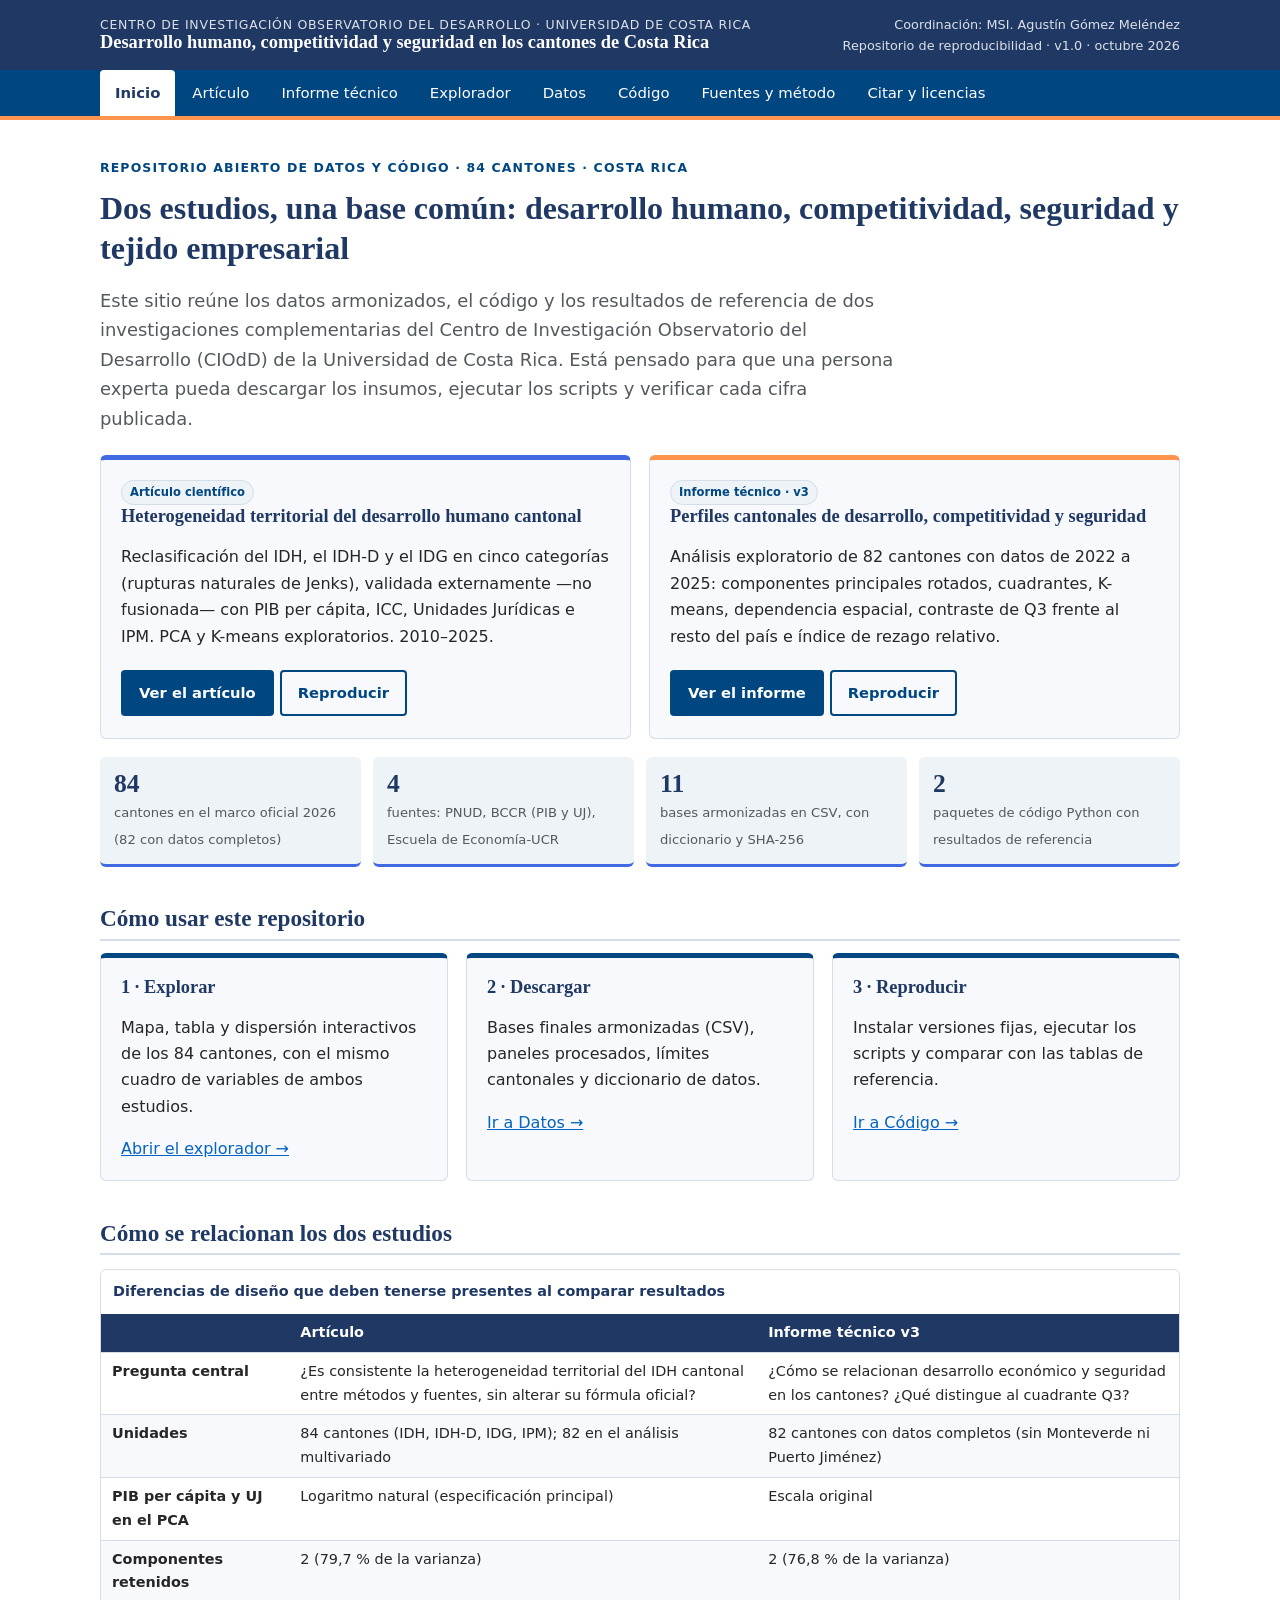
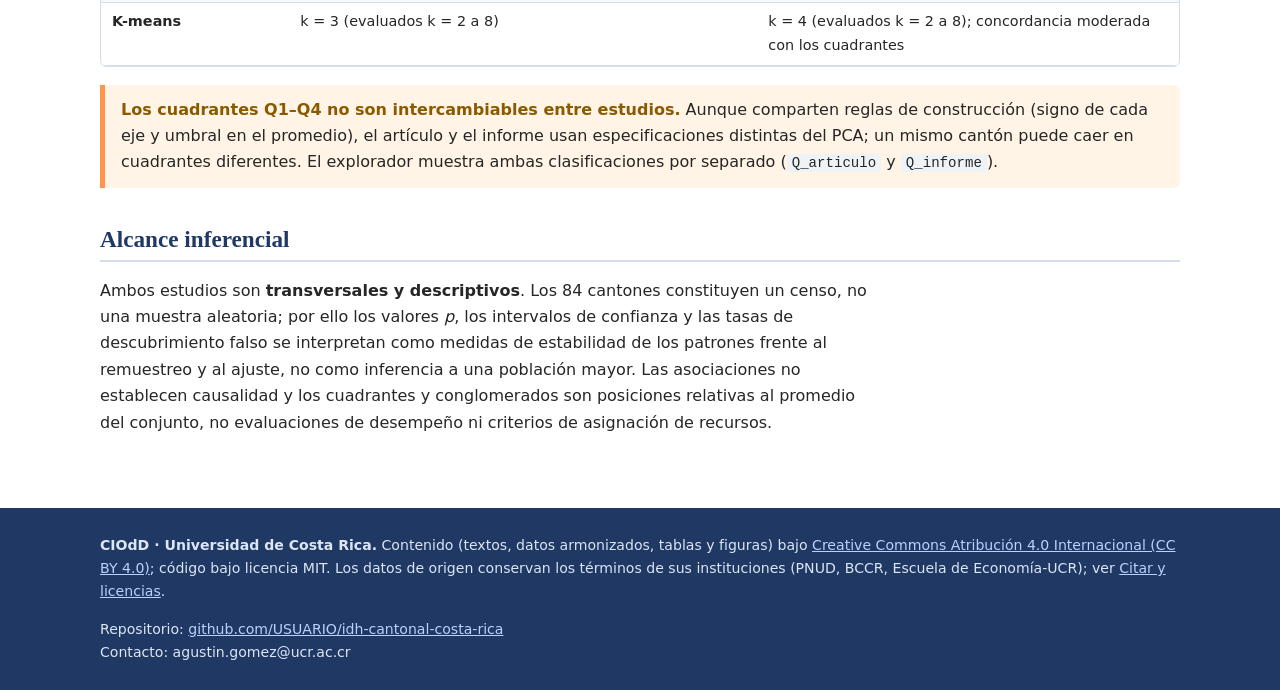
<file: index.html>
<!doctype html>
<html lang="es"><head><meta charset="utf-8"><meta name="viewport" content="width=device-width,initial-scale=1">
<title>Inicio · IDH cantonal de Costa Rica</title>
<meta name="description" content="Repositorio abierto de datos, código y resultados de dos estudios del CIOdD-UCR sobre desarrollo humano, competitividad y seguridad en los 84 cantones de Costa Rica.">
<meta name="color-scheme" content="light dark">
<link rel="stylesheet" href="assets/css/site.css">
<link rel="icon" href="data:image/svg+xml,%3Csvg xmlns='http://www.w3.org/2000/svg' viewBox='0 0 32 32'%3E%3Crect width='32' height='32' rx='5' fill='%23004782'/%3E%3Crect x='6' y='17' width='5' height='9' fill='%23fff'/%3E%3Crect x='14' y='11' width='5' height='15' fill='%23FF944E'/%3E%3Crect x='22' y='6' width='5' height='20' fill='%23fff'/%3E%3C/svg%3E">
</head><body>
<a class="skip" href="#main">Saltar al contenido</a>
<header class="masthead"><div class="wrap">
<div class="brand"><span class="inst">Centro de Investigación Observatorio del Desarrollo · Universidad de Costa Rica</span>
<a class="title" href="index.html">Desarrollo humano, competitividad y seguridad en los cantones de Costa Rica</a></div>
<div class="coord">Coordinación: MSI. Agustín Gómez Meléndez<br>Repositorio de reproducibilidad · v1.0 · octubre 2026</div></div></header>
<nav class="tabs" aria-label="Secciones del sitio"><div class="wrap"><ul><li><a href="index.html" aria-current="page">Inicio</a></li><li><a href="articulo.html">Artículo</a></li><li><a href="informe.html">Informe técnico</a></li><li><a href="explorador.html">Explorador</a></li><li><a href="datos.html">Datos</a></li><li><a href="codigo.html">Código</a></li><li><a href="fuentes.html">Fuentes y método</a></li><li><a href="citar.html">Citar y licencias</a></li></ul></div></nav>
<main id="main"><div class="wrap">

<p class="kicker">Repositorio abierto de datos y código · 84 cantones · Costa Rica</p>
<h1>Dos estudios, una base común: desarrollo humano, competitividad, seguridad y tejido empresarial</h1>
<p class="lead">Este sitio reúne los datos armonizados, el código y los resultados de referencia de dos investigaciones complementarias del Centro de Investigación Observatorio del Desarrollo (CIOdD) de la Universidad de Costa Rica. Está pensado para que una persona experta pueda descargar los insumos, ejecutar los scripts y verificar cada cifra publicada.</p>

<div class="grid c2" style="margin-top:22px">
<section class="card art"><span class="badge">Artículo científico</span>
<h3>Heterogeneidad territorial del desarrollo humano cantonal</h3>
<p>Reclasificación del IDH, el IDH-D y el IDG en cinco categorías (rupturas naturales de Jenks), validada externamente —no fusionada— con PIB per cápita, ICC, Unidades Jurídicas e IPM. PCA y K-means exploratorios. 2010–2025.</p>
<a class="btn" href="articulo.html">Ver el artículo</a><a class="btn alt" href="articulo.html#art-repro">Reproducir</a></section>
<section class="card inf"><span class="badge">Informe técnico · v3</span>
<h3>Perfiles cantonales de desarrollo, competitividad y seguridad</h3>
<p>Análisis exploratorio de 82 cantones con datos de 2022 a 2025: componentes principales rotados, cuadrantes, K-means, dependencia espacial, contraste de Q3 frente al resto del país e índice de rezago relativo.</p>
<a class="btn" href="informe.html">Ver el informe</a><a class="btn alt" href="informe.html#inf-repro">Reproducir</a></section>
</div>

<div class="stats" role="list" aria-label="Cifras del repositorio">
<div class="stat" role="listitem"><b>84</b><span>cantones en el marco oficial 2026 (82 con datos completos)</span></div>
<div class="stat" role="listitem"><b>4</b><span>fuentes: PNUD, BCCR (PIB y UJ), Escuela de Economía-UCR</span></div>
<div class="stat" role="listitem"><b>11</b><span>bases armonizadas en CSV, con diccionario y SHA-256</span></div>
<div class="stat" role="listitem"><b>2</b><span>paquetes de código Python con resultados de referencia</span></div>
</div>

<h2>Cómo usar este repositorio</h2>
<div class="grid c3">
<div class="card"><h3>1 · Explorar</h3><p>Mapa, tabla y dispersión interactivos de los 84 cantones, con el mismo cuadro de variables de ambos estudios.</p><a href="explorador.html">Abrir el explorador →</a></div>
<div class="card"><h3>2 · Descargar</h3><p>Bases finales armonizadas (CSV), paneles procesados, límites cantonales y diccionario de datos.</p><a href="datos.html">Ir a Datos →</a></div>
<div class="card"><h3>3 · Reproducir</h3><p>Instalar versiones fijas, ejecutar los scripts y comparar con las tablas de referencia.</p><a href="codigo.html">Ir a Código →</a></div>
</div>

<h2>Cómo se relacionan los dos estudios</h2>
<div class="tablewrap"><table><caption>Diferencias de diseño que deben tenerse presentes al comparar resultados</caption>
<thead><tr><th scope="col"></th><th scope="col">Artículo</th><th scope="col">Informe técnico v3</th></tr></thead><tbody>
<tr><th scope="row">Pregunta central</th><td>¿Es consistente la heterogeneidad territorial del IDH cantonal entre métodos y fuentes, sin alterar su fórmula oficial?</td><td>¿Cómo se relacionan desarrollo económico y seguridad en los cantones? ¿Qué distingue al cuadrante Q3?</td></tr>
<tr><th scope="row">Unidades</th><td>84 cantones (IDH, IDH-D, IDG, IPM); 82 en el análisis multivariado</td><td>82 cantones con datos completos (sin Monteverde ni Puerto Jiménez)</td></tr>
<tr><th scope="row">PIB per cápita y UJ en el PCA</th><td>Logaritmo natural (especificación principal)</td><td>Escala original</td></tr>
<tr><th scope="row">Componentes retenidos</th><td>2 (79,7 % de la varianza)</td><td>2 (76,8 % de la varianza)</td></tr>
<tr><th scope="row">K-means</th><td>k = 3 (evaluados k = 2 a 8)</td><td>k = 4 (evaluados k = 2 a 8); concordancia moderada con los cuadrantes</td></tr>
</tbody></table></div>
<div class="note warn"><strong>Los cuadrantes Q1–Q4 no son intercambiables entre estudios.</strong> Aunque comparten reglas de construcción (signo de cada eje y umbral en el promedio), el artículo y el informe usan especificaciones distintas del PCA; un mismo cantón puede caer en cuadrantes diferentes. El explorador muestra ambas clasificaciones por separado (<code>Q_articulo</code> y <code>Q_informe</code>).</div>

<h2>Alcance inferencial</h2>
<div class="prose"><p>Ambos estudios son <strong>transversales y descriptivos</strong>. Los 84 cantones constituyen un censo, no una muestra aleatoria; por ello los valores <em>p</em>, los intervalos de confianza y las tasas de descubrimiento falso se interpretan como medidas de estabilidad de los patrones frente al remuestreo y al ajuste, no como inferencia a una población mayor. Las asociaciones no establecen causalidad y los cuadrantes y conglomerados son posiciones relativas al promedio del conjunto, no evaluaciones de desempeño ni criterios de asignación de recursos.</p></div>
</div></main>
<footer><div class="wrap cc"><div>
<strong>CIOdD · Universidad de Costa Rica.</strong> Contenido (textos, datos armonizados, tablas y figuras) bajo
<a href="https://creativecommons.org/licenses/by/4.0/deed.es">Creative Commons Atribución 4.0 Internacional (CC BY 4.0)</a>; código bajo licencia MIT.
Los datos de origen conservan los términos de sus instituciones (PNUD, BCCR, Escuela de Economía-UCR); ver <a href="citar.html">Citar y licencias</a>.</div>
<div>Repositorio: <a href="https://github.com/USUARIO/idh-cantonal-costa-rica">github.com/USUARIO/idh-cantonal-costa-rica</a><br>Contacto: agustin.gomez@ucr.ac.cr</div></div></footer>
<script src="assets/js/site.js"></script>
</body></html>
</file>
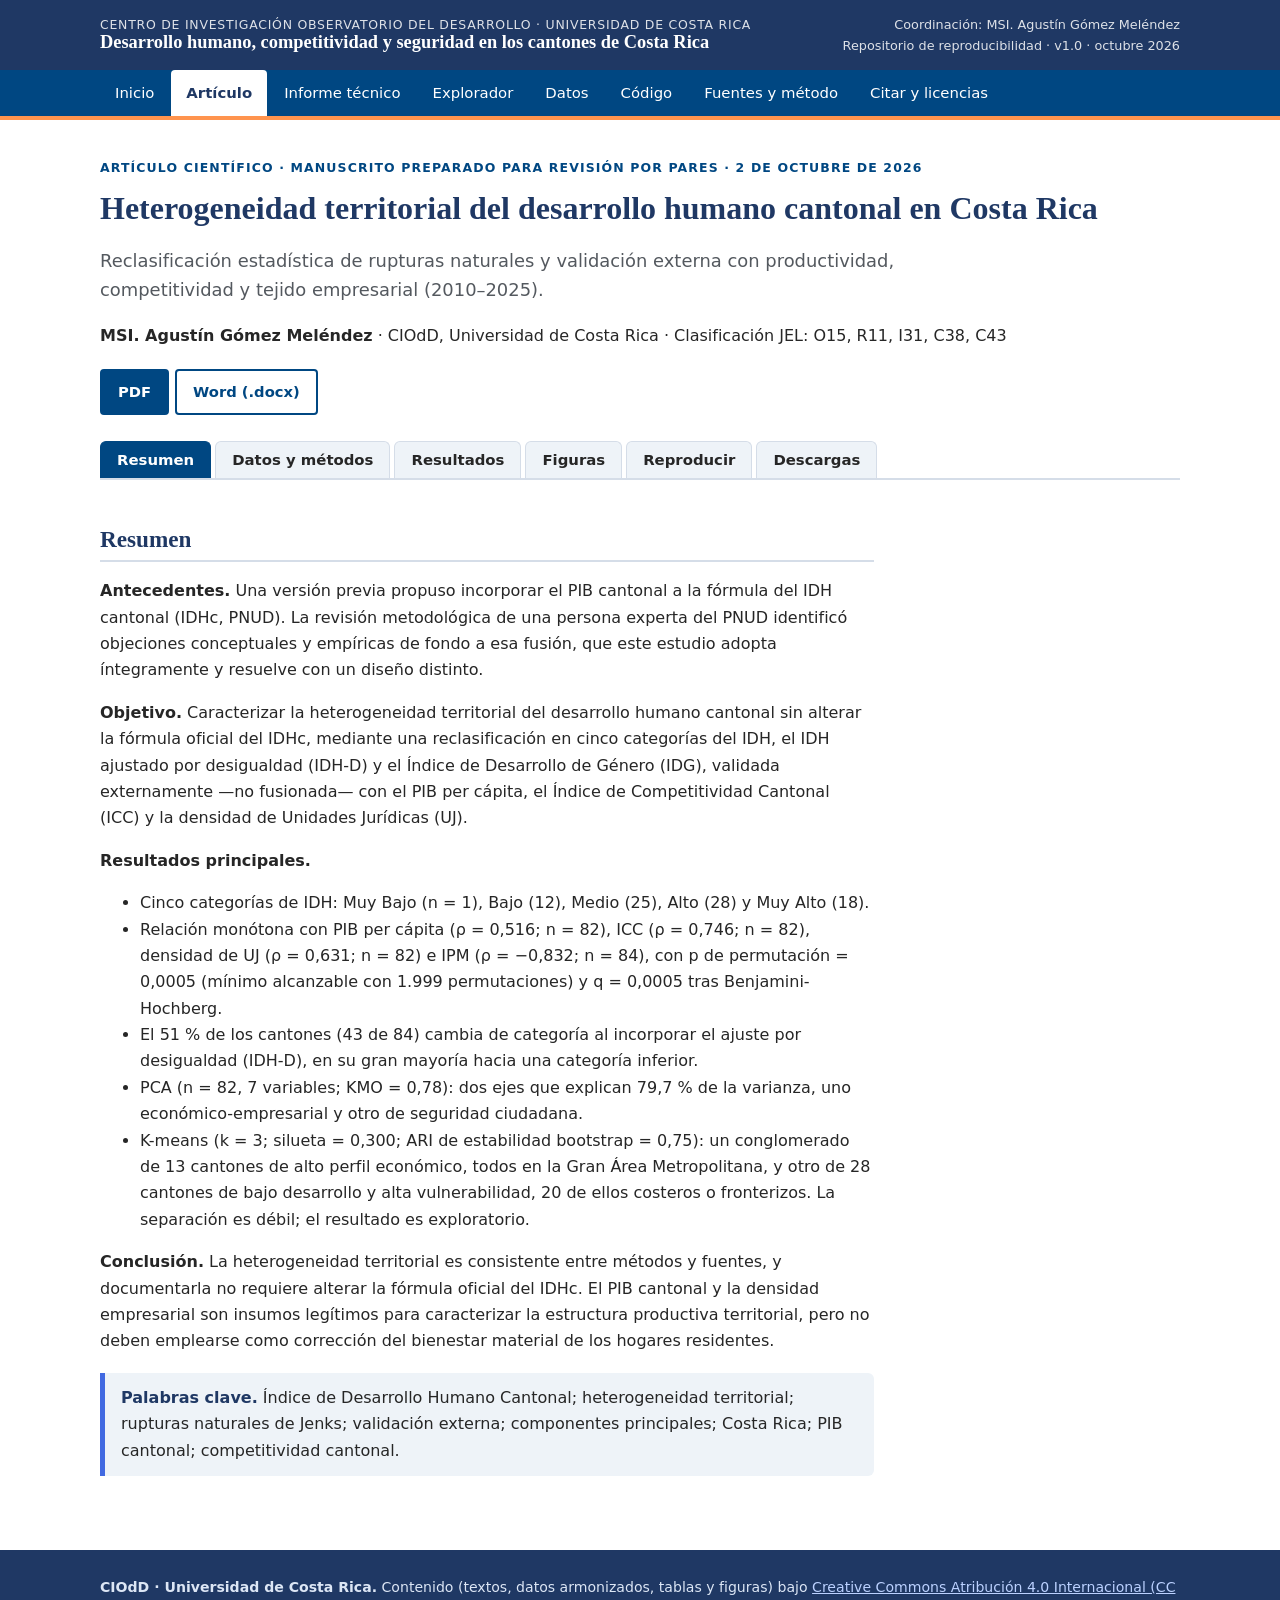
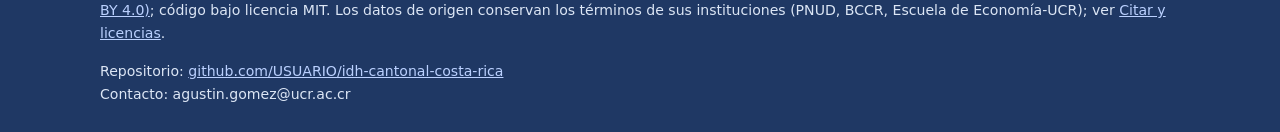
<file: articulo.html>
<!doctype html>
<html lang="es"><head><meta charset="utf-8"><meta name="viewport" content="width=device-width,initial-scale=1">
<title>Artículo · IDH cantonal de Costa Rica</title>
<meta name="description" content="Reclasificación estadística del IDH cantonal de Costa Rica y validación externa con productividad, competitividad y tejido empresarial.">
<meta name="color-scheme" content="light dark">
<link rel="stylesheet" href="assets/css/site.css">
<link rel="icon" href="data:image/svg+xml,%3Csvg xmlns='http://www.w3.org/2000/svg' viewBox='0 0 32 32'%3E%3Crect width='32' height='32' rx='5' fill='%23004782'/%3E%3Crect x='6' y='17' width='5' height='9' fill='%23fff'/%3E%3Crect x='14' y='11' width='5' height='15' fill='%23FF944E'/%3E%3Crect x='22' y='6' width='5' height='20' fill='%23fff'/%3E%3C/svg%3E">
</head><body>
<a class="skip" href="#main">Saltar al contenido</a>
<header class="masthead"><div class="wrap">
<div class="brand"><span class="inst">Centro de Investigación Observatorio del Desarrollo · Universidad de Costa Rica</span>
<a class="title" href="index.html">Desarrollo humano, competitividad y seguridad en los cantones de Costa Rica</a></div>
<div class="coord">Coordinación: MSI. Agustín Gómez Meléndez<br>Repositorio de reproducibilidad · v1.0 · octubre 2026</div></div></header>
<nav class="tabs" aria-label="Secciones del sitio"><div class="wrap"><ul><li><a href="index.html">Inicio</a></li><li><a href="articulo.html" aria-current="page">Artículo</a></li><li><a href="informe.html">Informe técnico</a></li><li><a href="explorador.html">Explorador</a></li><li><a href="datos.html">Datos</a></li><li><a href="codigo.html">Código</a></li><li><a href="fuentes.html">Fuentes y método</a></li><li><a href="citar.html">Citar y licencias</a></li></ul></div></nav>
<main id="main"><div class="wrap">

<p class="kicker">Artículo científico · manuscrito preparado para revisión por pares · 2 de octubre de 2026</p>
<h1>Heterogeneidad territorial del desarrollo humano cantonal en Costa Rica</h1>
<p class="lead">Reclasificación estadística de rupturas naturales y validación externa con productividad, competitividad y tejido empresarial (2010–2025).</p>
<p><strong>MSI. Agustín Gómez Meléndez</strong> · CIOdD, Universidad de Costa Rica · Clasificación JEL: O15, R11, I31, C38, C43</p>
<p><a class="btn" href="documentos/Articulo_IDH_Cantonal_Heterogeneidad_Territorial_2026-10-02.pdf">PDF</a><a class="btn alt" href="documentos/Articulo_IDH_Cantonal_Heterogeneidad_Territorial_2026-10-02.docx">Word (.docx)</a></p>

<div class="subtabs" role="tablist" aria-label="Secciones del artículo" data-tabs>
<button role="tab" aria-controls="art-resumen" id="t1">Resumen</button><button role="tab" aria-controls="art-metodos" id="t2">Datos y métodos</button>
<button role="tab" aria-controls="art-resultados" id="t3">Resultados</button><button role="tab" aria-controls="art-figuras" id="t4">Figuras</button>
<button role="tab" aria-controls="art-repro" id="t5">Reproducir</button><button role="tab" aria-controls="art-descargas" id="t6">Descargas</button></div>

<section id="art-resumen" class="tabpanel prose" role="tabpanel" aria-labelledby="t1">
<h2>Resumen</h2>
<p><strong>Antecedentes.</strong> Una versión previa propuso incorporar el PIB cantonal a la fórmula del IDH cantonal (IDHc, PNUD). La revisión metodológica de una persona experta del PNUD identificó objeciones conceptuales y empíricas de fondo a esa fusión, que este estudio adopta íntegramente y resuelve con un diseño distinto.</p>
<p><strong>Objetivo.</strong> Caracterizar la heterogeneidad territorial del desarrollo humano cantonal sin alterar la fórmula oficial del IDHc, mediante una reclasificación en cinco categorías del IDH, el IDH ajustado por desigualdad (IDH-D) y el Índice de Desarrollo de Género (IDG), validada externamente —no fusionada— con el PIB per cápita, el Índice de Competitividad Cantonal (ICC) y la densidad de Unidades Jurídicas (UJ).</p>
<p><strong>Resultados principales.</strong></p>
<ul>
<li>Cinco categorías de IDH: Muy Bajo (n = 1), Bajo (12), Medio (25), Alto (28) y Muy Alto (18).</li>
<li>Relación monótona con PIB per cápita (ρ = 0,516; n = 82), ICC (ρ = 0,746; n = 82), densidad de UJ (ρ = 0,631; n = 82) e IPM (ρ = −0,832; n = 84), con p de permutación = 0,0005 (mínimo alcanzable con 1.999 permutaciones) y q = 0,0005 tras Benjamini-Hochberg.</li>
<li>El 51 % de los cantones (43 de 84) cambia de categoría al incorporar el ajuste por desigualdad (IDH-D), en su gran mayoría hacia una categoría inferior.</li>
<li>PCA (n = 82, 7 variables; KMO = 0,78): dos ejes que explican 79,7 % de la varianza, uno económico-empresarial y otro de seguridad ciudadana.</li>
<li>K-means (k = 3; silueta = 0,300; ARI de estabilidad bootstrap = 0,75): un conglomerado de 13 cantones de alto perfil económico, todos en la Gran Área Metropolitana, y otro de 28 cantones de bajo desarrollo y alta vulnerabilidad, 20 de ellos costeros o fronterizos. La separación es débil; el resultado es exploratorio.</li></ul>
<p><strong>Conclusión.</strong> La heterogeneidad territorial es consistente entre métodos y fuentes, y documentarla no requiere alterar la fórmula oficial del IDHc. El PIB cantonal y la densidad empresarial son insumos legítimos para caracterizar la estructura productiva territorial, pero no deben emplearse como corrección del bienestar material de los hogares residentes.</p>
<div class="note"><strong>Palabras clave.</strong> Índice de Desarrollo Humano Cantonal; heterogeneidad territorial; rupturas naturales de Jenks; validación externa; componentes principales; Costa Rica; PIB cantonal; competitividad cantonal.</div>
</section>

<section id="art-metodos" class="tabpanel prose" role="tabpanel" aria-labelledby="t2" hidden>
<h2>Datos y métodos</h2>
<h3>Fuentes y cobertura</h3>
<p>Marco territorial: 84 cantones (Registro Nacional–IGN, División Territorial Administrativa 2026). Cada variable conserva su propio último año disponible; solo se declara una intersección explícita cuando se combinan fuentes en un mismo corte. Detalle en <a href="fuentes.html">Fuentes y método</a>.</p>
<h3>Reclasificación (Jenks)</h3>
<p>Rupturas naturales de Jenks en cinco categorías para IDH, IDH-D e IDG; para el IDG se clasifica la distancia a la paridad |IDG − 1|.</p>
<h3>Validación externa</h3>
<p>Correlación de Spearman con prueba de permutación (1.999 iteraciones; <em>p</em> = (b+1)/(B+1)), intervalos bootstrap del 95 % (5.000 remuestreos), corrección de Benjamini-Hochberg sobre las cuatro pruebas de Spearman, Kruskal-Wallis con tamaño de efecto ε² y comparaciones planificadas de Dunn (Holm).</p>
<h3>Análisis multivariado exploratorio</h3>
<p>PCA sobre la matriz de correlaciones (n = 82, 7 variables; PIB per cápita y UJ en logaritmo natural), con KMO, Bartlett, análisis paralelo (2.000 permutaciones) y MAP de Velicer; rotación varimax. K-means (Lloyd, k-means++, 100 inicios) evaluado de k = 2 a 8 con silueta, Calinski-Harabasz, Davies-Bouldin y estabilidad bootstrap (ARI).</p>
<h3>Semillas declaradas</h3>
<p>Permutaciones: 20260819 · bootstrap: 20260820 · análisis paralelo: 20260821 · K-means: 20260822. Versión de referencia de scikit-learn: 1.9.1.</p>
<div class="note warn"><strong>Alcance.</strong> Diseño transversal y descriptivo sobre un censo de cantones: los resultados no identifican causalidad ni se extrapolan a otra población.</div>
</section>

<section id="art-resultados" class="tabpanel" role="tabpanel" aria-labelledby="t3" hidden>
<h2>Resultados de referencia (tablas CSV)</h2>
<p>Las tablas completas de los anexos del artículo están disponibles como archivos CSV en <code>articulo/resultados/</code>.</p>
<div class="tablewrap"><table><caption>Tablas de resultados y su ubicación en el repositorio</caption>
<thead><tr><th>Contenido (según el artículo)</th><th>Archivo</th></tr></thead><tbody>
<tr><td>Validación externa: Spearman, IC bootstrap, permutación, BH y Kruskal-Wallis (Tabla 5)</td><td><a href="articulo/resultados/T5_validacion_externa.csv">T5_validacion_externa.csv</a></td></tr>
<tr><td>Comparaciones post hoc de Dunn planificadas (Anexo E)</td><td><a href="articulo/resultados/T5b_dunn_planificado.csv">T5b_dunn_planificado.csv</a></td></tr>
<tr><td>Estadística descriptiva</td><td><a href="articulo/resultados/T6_descriptivos.csv">T6_descriptivos.csv</a></td></tr>
<tr><td>Valores extremos según Tukey (Anexo C)</td><td><a href="articulo/resultados/T6b_extremos_tukey.csv">T6b_extremos_tukey.csv</a></td></tr>
<tr><td>Autovalores y análisis paralelo</td><td><a href="articulo/resultados/PCA_autovalores_analisis_paralelo.csv">PCA_autovalores_analisis_paralelo.csv</a></td></tr>
<tr><td>Cargas, comunalidades y KMO</td><td><a href="articulo/resultados/PCA_cargas_comunalidades_KMO.csv">PCA_cargas_comunalidades_KMO.csv</a></td></tr>
<tr><td>Diagnóstico de k en K-means (Anexo A)</td><td><a href="articulo/resultados/K_diagnostico.csv">K_diagnostico.csv</a></td></tr>
<tr><td>IDG bruto y clasificación por distancia a la paridad (Anexo D)</td><td><a href="articulo/resultados/IDG_clasificacion_cantonal.csv">IDG_clasificacion_cantonal.csv</a></td></tr>
<tr><td>Resultados por cantón (categorías, componentes, cuadrantes, conglomerados)</td><td><a href="articulo/resultados/cantones_resultados.csv">cantones_resultados.csv</a></td></tr>
</tbody></table></div>
<div class="note warn"><strong>Pendiente de validación por el autor.</strong> Los listados de cantones de la Gran Área Metropolitana, litorales y fronterizos (columnas <code>GAM</code>, <code>LITO</code>, <code>FRONT</code>; Anexo F) son una clasificación de referencia generada durante el análisis y requieren la validación del autor antes de citarse como definición oficial.</div>
</section>

<section id="art-figuras" class="tabpanel" role="tabpanel" aria-labelledby="t4" hidden>
<h2>Figuras</h2><figure id="fig-1"><img src="assets/img/articulo/fig1.png" alt="Histograma del IDH cantonal 2024 con los cuatro puntos de corte de Jenks para cinco categorías." loading="lazy"><figcaption><strong>Figura 1.</strong> Distribución del IDH cantonal 2024 y puntos de corte de Jenks (líneas discontinuas).</figcaption></figure><figure id="fig-2"><img src="assets/img/articulo/fig2.png" alt="Barras comparando el número de cantones por categoría en el esquema oficial de tres rangos y en el propuesto de cinco." loading="lazy"><figcaption><strong>Figura 2.</strong> Número de cantones por categoría, esquema oficial frente al esquema propuesto (IDH 2024, n = 84).</figcaption></figure><figure id="fig-3"><img src="assets/img/articulo/fig3.png" alt="Diagramas por categoría de IDH para el PIB per cápita y el IPM." loading="lazy"><figcaption><strong>Figura 3.</strong> PIB per cápita e IPM según categoría de IDH (5 rangos, Jenks).</figcaption></figure><figure id="fig-4"><img src="assets/img/articulo/fig4.png" alt="Mapa de calor de correlaciones entre IDH, ICC, PIB per cápita, UJ, ISC, IPM e IVDAC." loading="lazy"><figcaption><strong>Figura 4.</strong> Matriz de correlación de Pearson entre las siete variables analizadas (n = 82; PIB per cápita y UJ/1.000 hab. en logaritmo natural).</figcaption></figure><figure id="fig-5"><img src="assets/img/articulo/fig5.png" alt="Autovalores observados frente al análisis paralelo para los siete componentes." loading="lazy"><figcaption><strong>Figura 5.</strong> Gráfico de sedimentación con análisis paralelo (percentil 95 de 2.000 permutaciones); especificación principal y sensibilidad en escala original.</figcaption></figure><figure id="fig-6"><img src="assets/img/articulo/fig6.png" alt="Dos mapas de Costa Rica con la clasificación cantonal del IDH en el esquema oficial y en el propuesto." loading="lazy"><figcaption><strong>Figura 6.</strong> Reclasificación territorial: esquema oficial (3 rangos) frente al esquema propuesto (5 rangos, Jenks), IDH 2024, n = 84.</figcaption></figure><figure id="fig-7"><img src="assets/img/articulo/fig7.png" alt="Dispersión de cantones en el plano de los dos componentes rotados con los vectores de las siete variables." loading="lazy"><figcaption><strong>Figura 7.</strong> Biplot de componentes principales rotados (varimax) y cuadrantes cantonales, con vectores de carga rotados (n = 82).</figcaption></figure><figure id="fig-8"><img src="assets/img/articulo/fig8.png" alt="Dispersión de cantones coloreados según tres conglomerados K-means." loading="lazy"><figcaption><strong>Figura 8.</strong> Conglomerados K-means (k = 3) sobre el plano de los componentes rotados (n = 82).</figcaption></figure><figure id="fig-A1"><img src="assets/img/articulo/figA1.png" alt="Cuatro paneles con índices de calidad del agrupamiento para k de 2 a 8." loading="lazy"><figcaption><strong>Figura A1.</strong> Diagnóstico del número de conglomerados (silueta, Calinski-Harabasz, Davies-Bouldin y estabilidad bootstrap), k = 2 a 8.</figcaption></figure></section>

<section id="art-repro" class="tabpanel prose" role="tabpanel" aria-labelledby="t5" hidden>
<h2>Reproducir el artículo</h2>
<p>Los scripts se ejecutan en orden y escriben sus intermedios en <code>articulo/_trabajo/</code> (no versionada). Las salidas publicadas están en <code>articulo/resultados/</code>.</p>
<pre><code>git clone https://github.com/USUARIO/idh-cantonal-costa-rica.git &amp;&amp; cd idh-cantonal-costa-rica
python -m venv .venv &amp;&amp; source .venv/bin/activate
pip install -r requirements.txt
bash articulo/scripts/run_all.sh</code></pre>
<div class="tablewrap"><table><caption>Orden de ejecución</caption><thead><tr><th>Script</th><th>Qué hace</th></tr></thead><tbody>
<tr><td><code>common.py</code></td><td>Carga <code>ds1.csv</code> (n = 82) y <code>ds3.csv</code> (n = 84); Jenks de cinco clases.</td></tr>
<tr><td><code>a1_base.py</code></td><td>IDG (|IDG − 1| y IDG bruto).</td></tr>
<tr><td><code>a2_main.py</code></td><td>Tabla 5 (Spearman, permutación, bootstrap, BH, Kruskal-Wallis, Dunn-Holm), descriptivos, extremos de Tukey, PCA (KMO, Bartlett, análisis paralelo, MAP, varimax).</td></tr>
<tr><td><code>a3_km.py</code></td><td>K-means k = 2 a 8: inercia, silueta, CH, DB y estabilidad (ARI).</td></tr>
<tr><td><code>a4_sens.py</code></td><td>Comparación entre especificaciones.</td></tr>
<tr><td><code>a5_final.py</code></td><td>Cuadrantes con puntajes varimax, K-means k = 3 y figuras 4, 5, 7, 8 y A1.</td></tr>
<tr><td><code>a6_exportar.py</code></td><td>Exporta IDG, autovalores con análisis paralelo y cargas a CSV.</td></tr>
<tr><td><code>verificar_reproduccion.py</code></td><td>Compara las salidas reproducidas con <code>articulo/resultados/</code> (tolerancia 1e-9).</td></tr></tbody></table></div>
<p>Tiempo aproximado de ejecución completa: 25–30 minutos (el diagnóstico de K-means con 100 inicios y 500 remuestreos domina el tiempo).</p>
<p>Más detalle, entorno y verificación en <a href="codigo.html">Código</a>.</p>
</section>

<section id="art-descargas" class="tabpanel" role="tabpanel" aria-labelledby="t6" hidden>
<h2>Descargas del artículo</h2>
<ul>
<li><a href="data/armonizadas/articulo_ds3_n84_idh_idhd_idg_ipm_pib.csv">Base n = 84: IDH, IDH-D, IDG, IPM y PIB</a></li>
<li><a href="data/armonizadas/articulo_informe_ds1_n82_icc_uj_isc_ivdac.csv">Base n = 82: IDH, ICC, PIB per cápita, UJ, ISC, IPM, IVDAC</a></li>
<li><a href="data/armonizadas/articulo_cantones_resultados.csv">Resultados por cantón</a></li>
<li><a href="data/armonizadas/articulo_idg_clasificacion_cantonal.csv">Clasificación del IDG</a></li>
<li><a href="data/DICCIONARIO_DATOS.csv">Diccionario de datos</a> · <a href="datos.html">todas las bases</a></li></ul>
</section>
</div></main>
<footer><div class="wrap cc"><div>
<strong>CIOdD · Universidad de Costa Rica.</strong> Contenido (textos, datos armonizados, tablas y figuras) bajo
<a href="https://creativecommons.org/licenses/by/4.0/deed.es">Creative Commons Atribución 4.0 Internacional (CC BY 4.0)</a>; código bajo licencia MIT.
Los datos de origen conservan los términos de sus instituciones (PNUD, BCCR, Escuela de Economía-UCR); ver <a href="citar.html">Citar y licencias</a>.</div>
<div>Repositorio: <a href="https://github.com/USUARIO/idh-cantonal-costa-rica">github.com/USUARIO/idh-cantonal-costa-rica</a><br>Contacto: agustin.gomez@ucr.ac.cr</div></div></footer>
<script src="assets/js/site.js"></script>
</body></html>
</file>
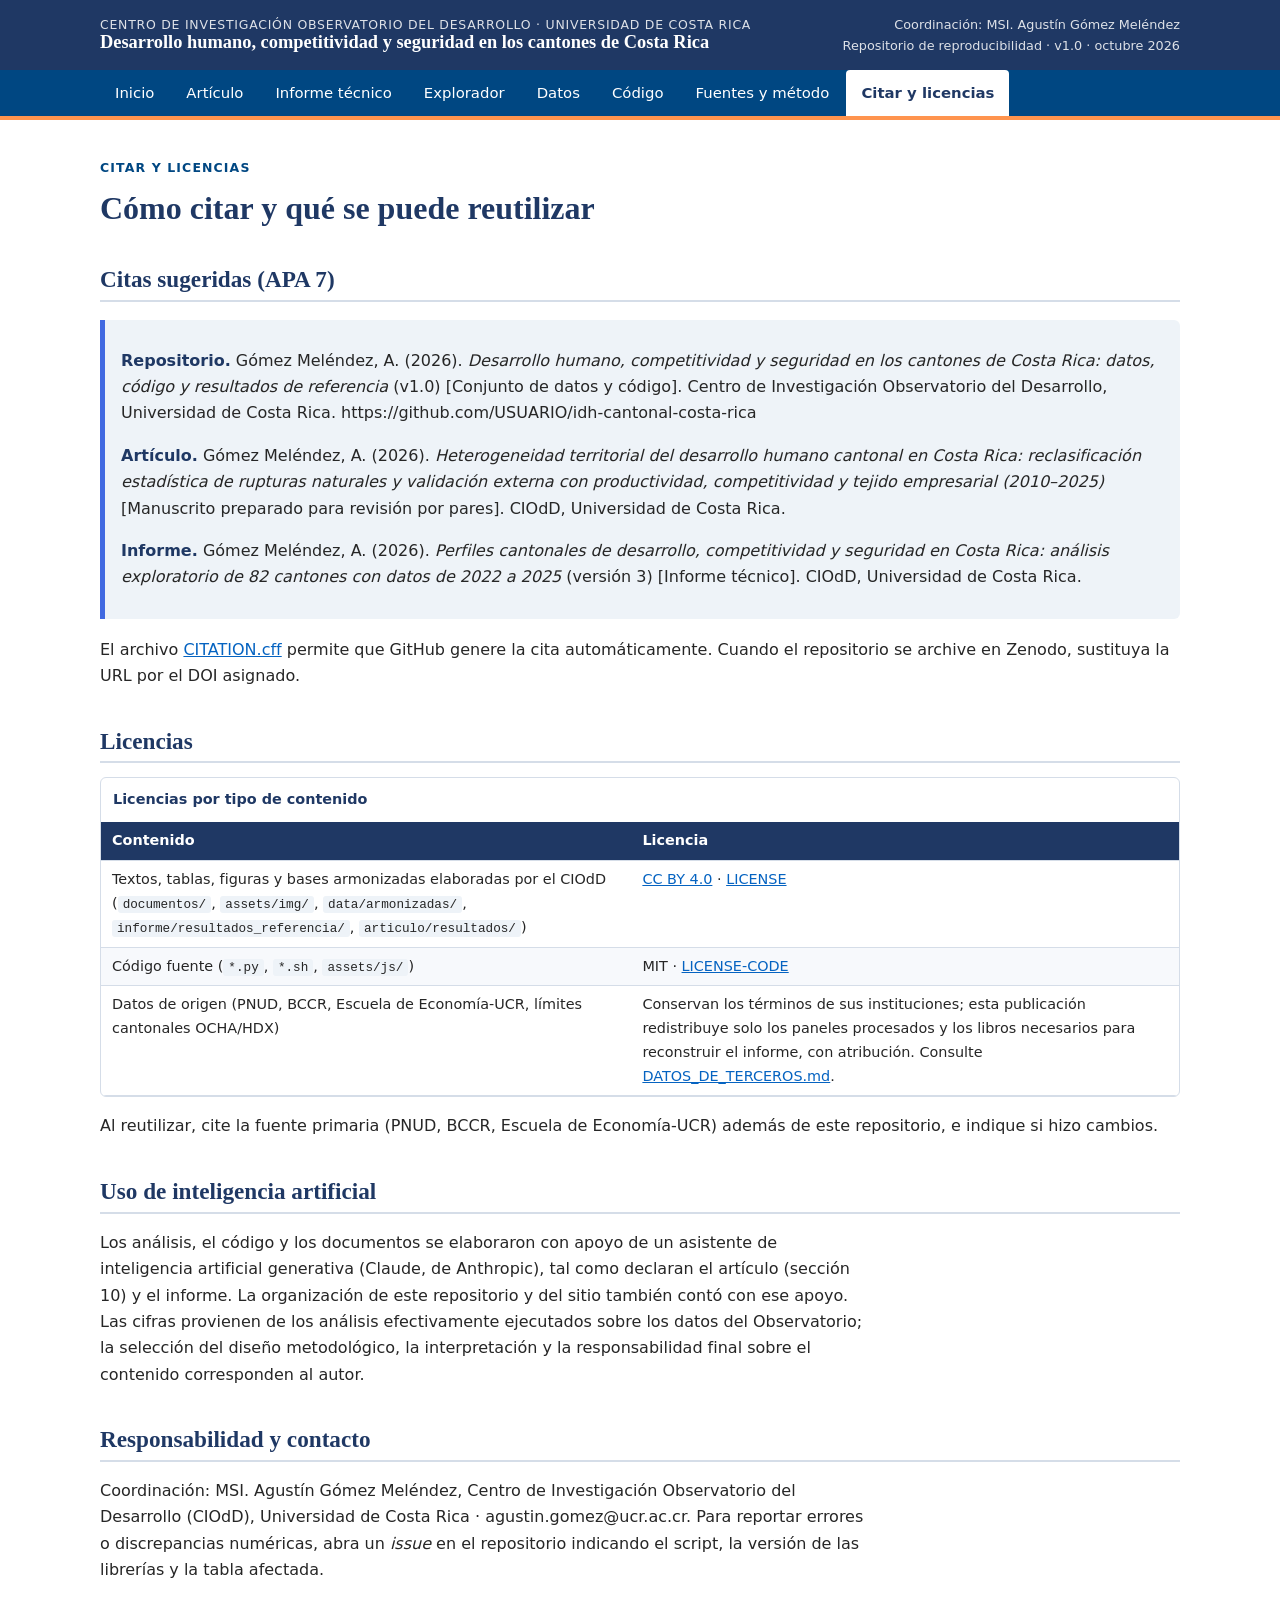
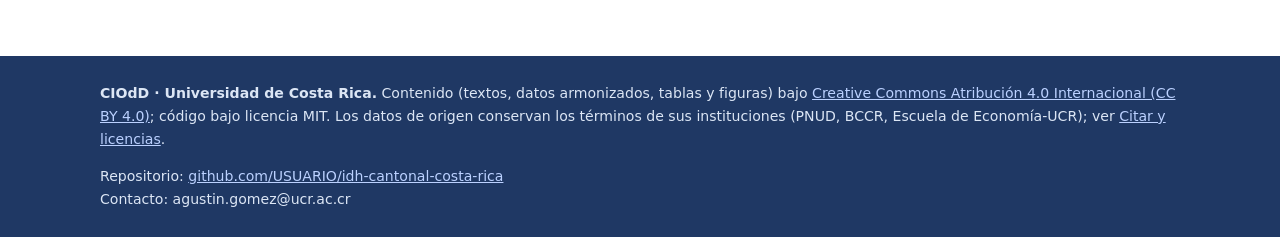
<file: citar.html>
<!doctype html>
<html lang="es"><head><meta charset="utf-8"><meta name="viewport" content="width=device-width,initial-scale=1">
<title>Citar y licencias · IDH cantonal de Costa Rica</title>
<meta name="description" content="Cómo citar este repositorio, licencias y declaración de uso de inteligencia artificial.">
<meta name="color-scheme" content="light dark">
<link rel="stylesheet" href="assets/css/site.css">
<link rel="icon" href="data:image/svg+xml,%3Csvg xmlns='http://www.w3.org/2000/svg' viewBox='0 0 32 32'%3E%3Crect width='32' height='32' rx='5' fill='%23004782'/%3E%3Crect x='6' y='17' width='5' height='9' fill='%23fff'/%3E%3Crect x='14' y='11' width='5' height='15' fill='%23FF944E'/%3E%3Crect x='22' y='6' width='5' height='20' fill='%23fff'/%3E%3C/svg%3E">
</head><body>
<a class="skip" href="#main">Saltar al contenido</a>
<header class="masthead"><div class="wrap">
<div class="brand"><span class="inst">Centro de Investigación Observatorio del Desarrollo · Universidad de Costa Rica</span>
<a class="title" href="index.html">Desarrollo humano, competitividad y seguridad en los cantones de Costa Rica</a></div>
<div class="coord">Coordinación: MSI. Agustín Gómez Meléndez<br>Repositorio de reproducibilidad · v1.0 · octubre 2026</div></div></header>
<nav class="tabs" aria-label="Secciones del sitio"><div class="wrap"><ul><li><a href="index.html">Inicio</a></li><li><a href="articulo.html">Artículo</a></li><li><a href="informe.html">Informe técnico</a></li><li><a href="explorador.html">Explorador</a></li><li><a href="datos.html">Datos</a></li><li><a href="codigo.html">Código</a></li><li><a href="fuentes.html">Fuentes y método</a></li><li><a href="citar.html" aria-current="page">Citar y licencias</a></li></ul></div></nav>
<main id="main"><div class="wrap">

<p class="kicker">Citar y licencias</p><h1>Cómo citar y qué se puede reutilizar</h1>
<h2>Citas sugeridas (APA 7)</h2>
<div class="note"><p><strong>Repositorio.</strong> Gómez Meléndez, A. (2026). <em>Desarrollo humano, competitividad y seguridad en los cantones de Costa Rica: datos, código y resultados de referencia</em> (v1.0) [Conjunto de datos y código]. Centro de Investigación Observatorio del Desarrollo, Universidad de Costa Rica. https://github.com/USUARIO/idh-cantonal-costa-rica</p>
<p><strong>Artículo.</strong> Gómez Meléndez, A. (2026). <em>Heterogeneidad territorial del desarrollo humano cantonal en Costa Rica: reclasificación estadística de rupturas naturales y validación externa con productividad, competitividad y tejido empresarial (2010–2025)</em> [Manuscrito preparado para revisión por pares]. CIOdD, Universidad de Costa Rica.</p>
<p><strong>Informe.</strong> Gómez Meléndez, A. (2026). <em>Perfiles cantonales de desarrollo, competitividad y seguridad en Costa Rica: análisis exploratorio de 82 cantones con datos de 2022 a 2025</em> (versión 3) [Informe técnico]. CIOdD, Universidad de Costa Rica.</p></div>
<p>El archivo <a href="CITATION.cff">CITATION.cff</a> permite que GitHub genere la cita automáticamente. Cuando el repositorio se archive en Zenodo, sustituya la URL por el DOI asignado.</p>
<h2>Licencias</h2>
<div class="tablewrap"><table><caption>Licencias por tipo de contenido</caption><thead><tr><th>Contenido</th><th>Licencia</th></tr></thead><tbody>
<tr><td>Textos, tablas, figuras y bases armonizadas elaboradas por el CIOdD (<code>documentos/</code>, <code>assets/img/</code>, <code>data/armonizadas/</code>, <code>informe/resultados_referencia/</code>, <code>articulo/resultados/</code>)</td><td><a href="https://creativecommons.org/licenses/by/4.0/deed.es">CC BY 4.0</a> · <a href="LICENSE">LICENSE</a></td></tr>
<tr><td>Código fuente (<code>*.py</code>, <code>*.sh</code>, <code>assets/js/</code>)</td><td>MIT · <a href="LICENSE-CODE">LICENSE-CODE</a></td></tr>
<tr><td>Datos de origen (PNUD, BCCR, Escuela de Economía-UCR, límites cantonales OCHA/HDX)</td><td>Conservan los términos de sus instituciones; esta publicación redistribuye solo los paneles procesados y los libros necesarios para reconstruir el informe, con atribución. Consulte <a href="DATOS_DE_TERCEROS.md">DATOS_DE_TERCEROS.md</a>.</td></tr></tbody></table></div>
<p>Al reutilizar, cite la fuente primaria (PNUD, BCCR, Escuela de Economía-UCR) además de este repositorio, e indique si hizo cambios.</p>
<h2>Uso de inteligencia artificial</h2>
<div class="prose"><p>Los análisis, el código y los documentos se elaboraron con apoyo de un asistente de inteligencia artificial generativa (Claude, de Anthropic), tal como declaran el artículo (sección 10) y el informe. La organización de este repositorio y del sitio también contó con ese apoyo. Las cifras provienen de los análisis efectivamente ejecutados sobre los datos del Observatorio; la selección del diseño metodológico, la interpretación y la responsabilidad final sobre el contenido corresponden al autor.</p></div>
<h2>Responsabilidad y contacto</h2>
<div class="prose"><p>Coordinación: MSI. Agustín Gómez Meléndez, Centro de Investigación Observatorio del Desarrollo (CIOdD), Universidad de Costa Rica · agustin.gomez@ucr.ac.cr. Para reportar errores o discrepancias numéricas, abra un <em>issue</em> en el repositorio indicando el script, la versión de las librerías y la tabla afectada.</p></div>
</div></main>
<footer><div class="wrap cc"><div>
<strong>CIOdD · Universidad de Costa Rica.</strong> Contenido (textos, datos armonizados, tablas y figuras) bajo
<a href="https://creativecommons.org/licenses/by/4.0/deed.es">Creative Commons Atribución 4.0 Internacional (CC BY 4.0)</a>; código bajo licencia MIT.
Los datos de origen conservan los términos de sus instituciones (PNUD, BCCR, Escuela de Economía-UCR); ver <a href="citar.html">Citar y licencias</a>.</div>
<div>Repositorio: <a href="https://github.com/USUARIO/idh-cantonal-costa-rica">github.com/USUARIO/idh-cantonal-costa-rica</a><br>Contacto: agustin.gomez@ucr.ac.cr</div></div></footer>
<script src="assets/js/site.js"></script>
</body></html>
</file>
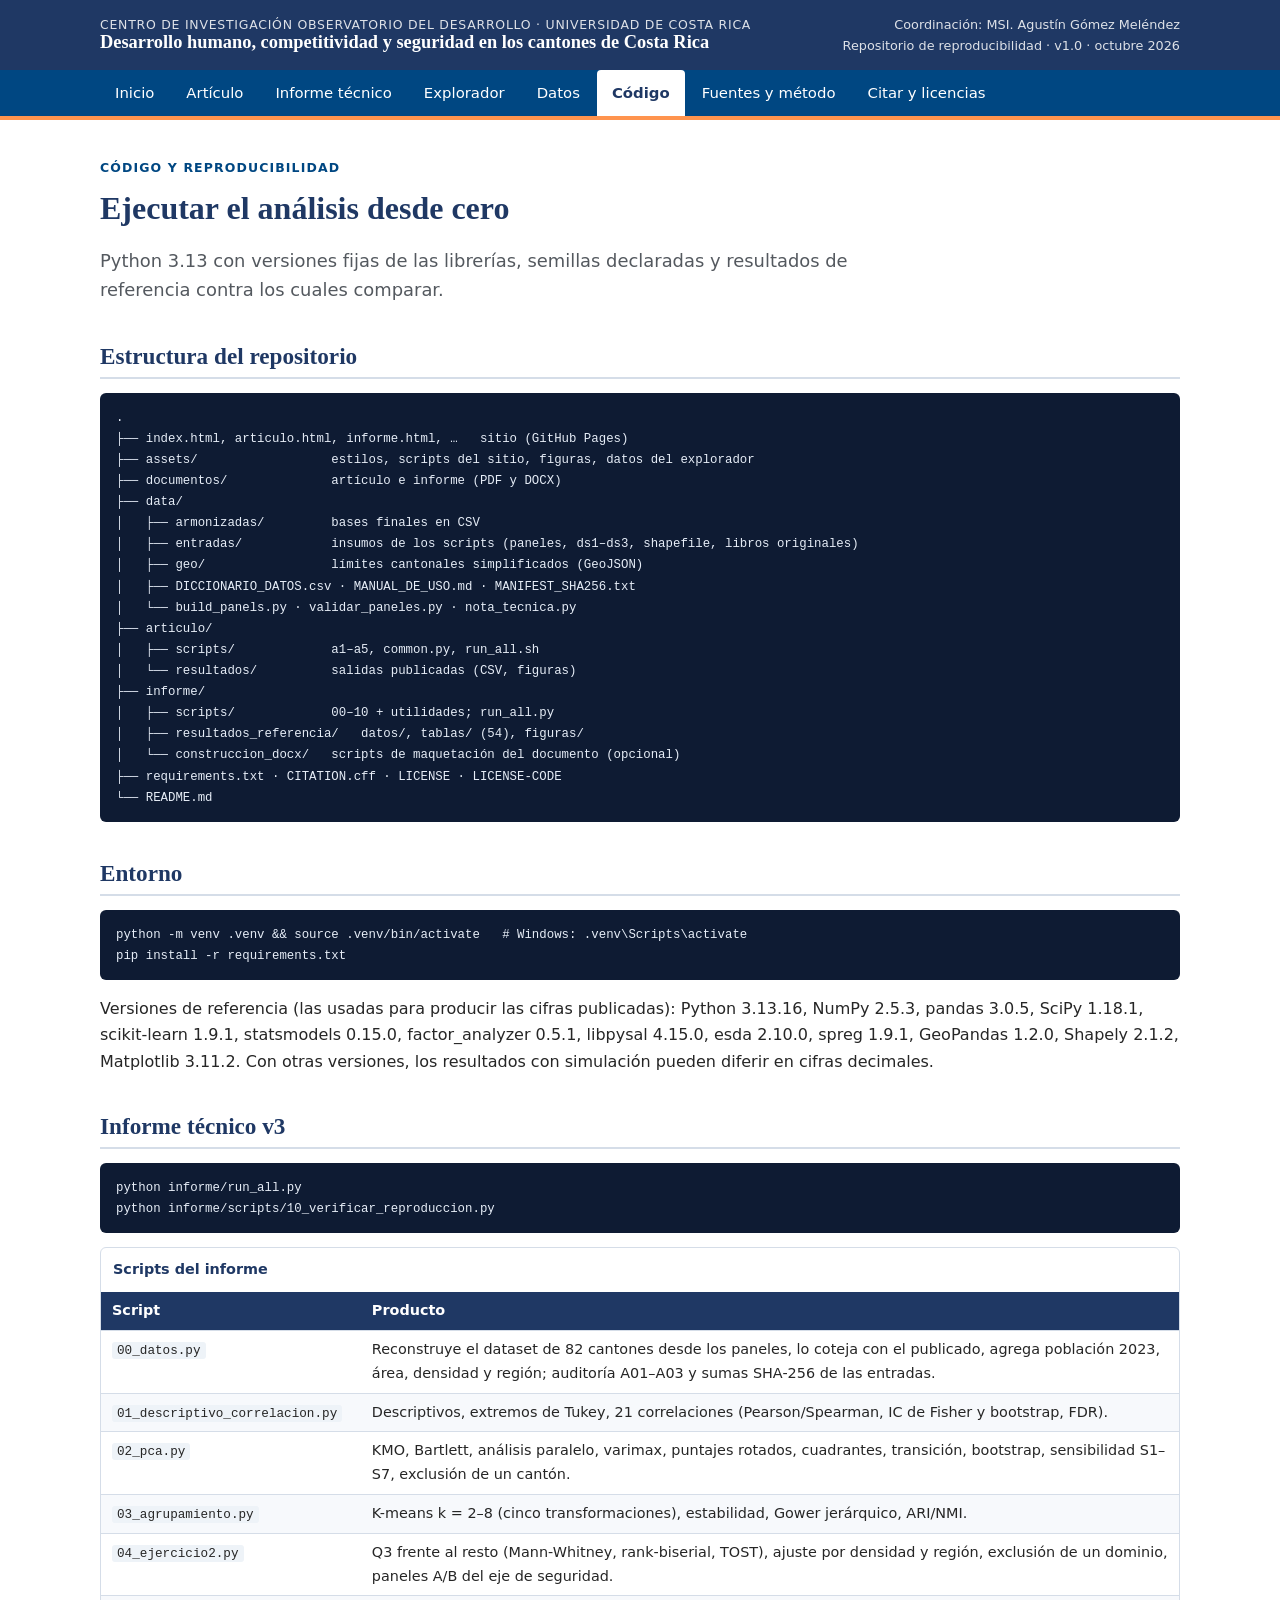
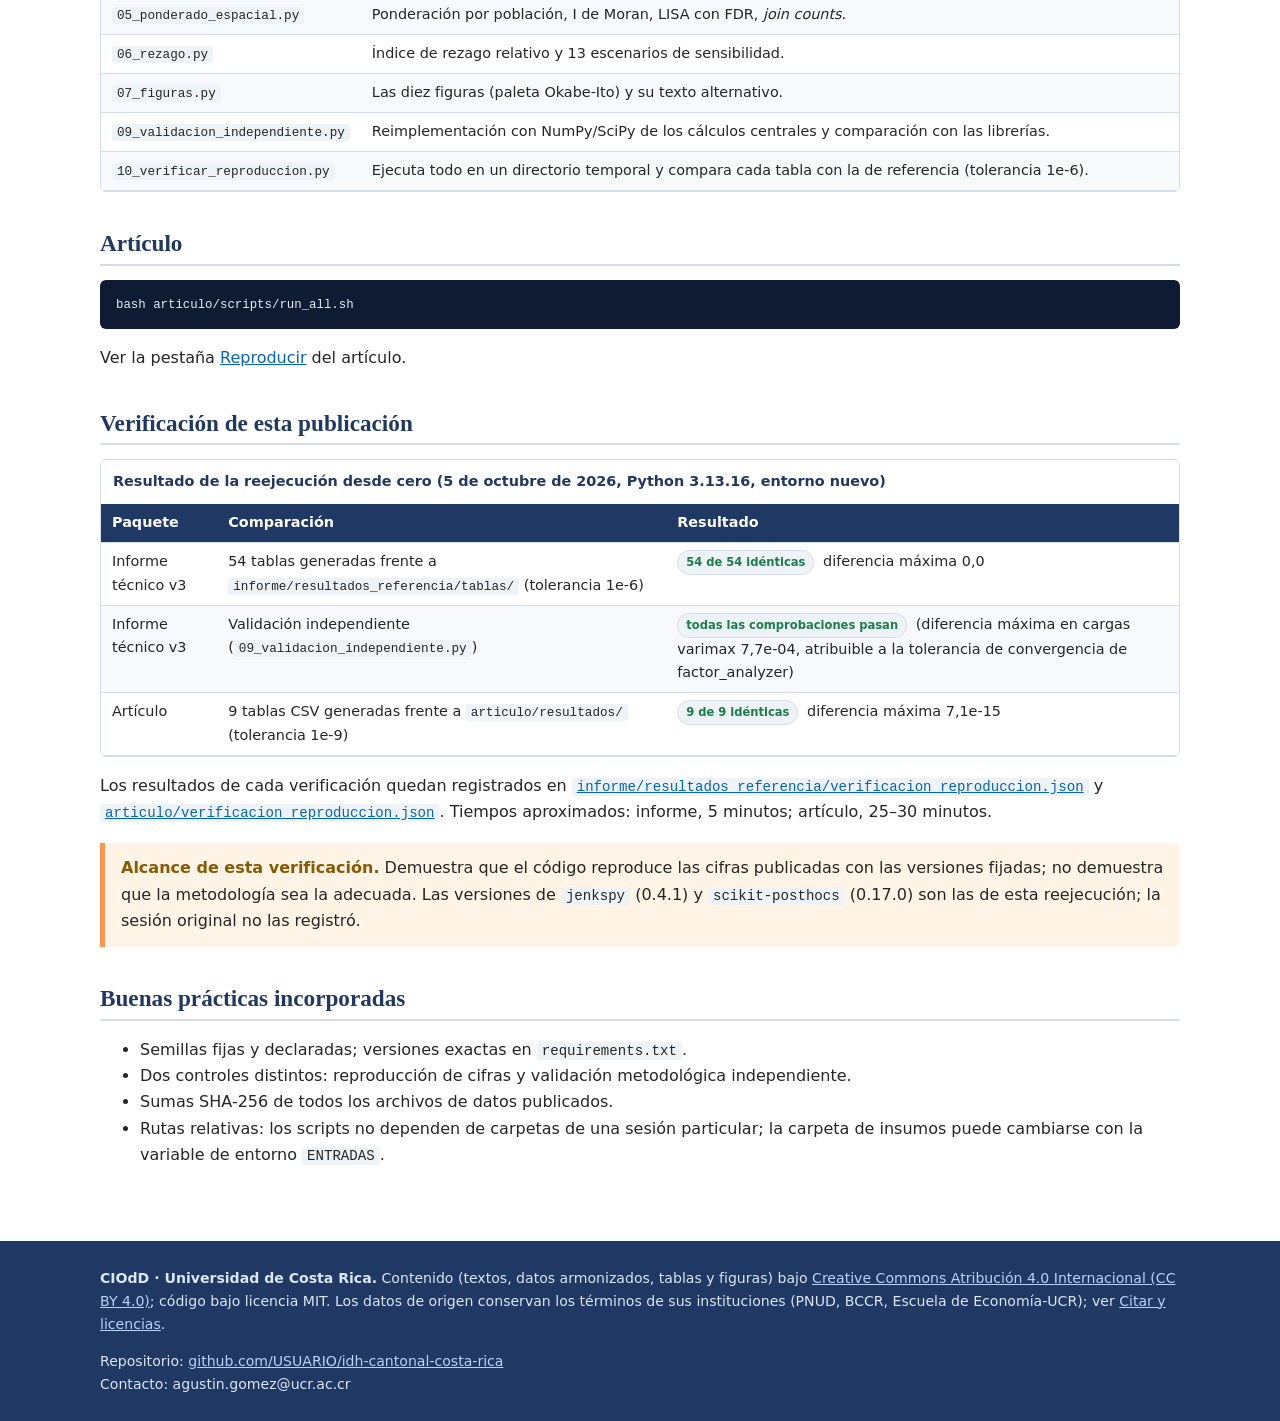
<file: codigo.html>
<!doctype html>
<html lang="es"><head><meta charset="utf-8"><meta name="viewport" content="width=device-width,initial-scale=1">
<title>Código · IDH cantonal de Costa Rica</title>
<meta name="description" content="Estructura del repositorio, entorno, scripts y verificación de reproducibilidad.">
<meta name="color-scheme" content="light dark">
<link rel="stylesheet" href="assets/css/site.css">
<link rel="icon" href="data:image/svg+xml,%3Csvg xmlns='http://www.w3.org/2000/svg' viewBox='0 0 32 32'%3E%3Crect width='32' height='32' rx='5' fill='%23004782'/%3E%3Crect x='6' y='17' width='5' height='9' fill='%23fff'/%3E%3Crect x='14' y='11' width='5' height='15' fill='%23FF944E'/%3E%3Crect x='22' y='6' width='5' height='20' fill='%23fff'/%3E%3C/svg%3E">
</head><body>
<a class="skip" href="#main">Saltar al contenido</a>
<header class="masthead"><div class="wrap">
<div class="brand"><span class="inst">Centro de Investigación Observatorio del Desarrollo · Universidad de Costa Rica</span>
<a class="title" href="index.html">Desarrollo humano, competitividad y seguridad en los cantones de Costa Rica</a></div>
<div class="coord">Coordinación: MSI. Agustín Gómez Meléndez<br>Repositorio de reproducibilidad · v1.0 · octubre 2026</div></div></header>
<nav class="tabs" aria-label="Secciones del sitio"><div class="wrap"><ul><li><a href="index.html">Inicio</a></li><li><a href="articulo.html">Artículo</a></li><li><a href="informe.html">Informe técnico</a></li><li><a href="explorador.html">Explorador</a></li><li><a href="datos.html">Datos</a></li><li><a href="codigo.html" aria-current="page">Código</a></li><li><a href="fuentes.html">Fuentes y método</a></li><li><a href="citar.html">Citar y licencias</a></li></ul></div></nav>
<main id="main"><div class="wrap">

<p class="kicker">Código y reproducibilidad</p><h1>Ejecutar el análisis desde cero</h1>
<p class="lead">Python 3.13 con versiones fijas de las librerías, semillas declaradas y resultados de referencia contra los cuales comparar.</p>
<h2>Estructura del repositorio</h2>
<pre><code>.
├── index.html, articulo.html, informe.html, …   sitio (GitHub Pages)
├── assets/                  estilos, scripts del sitio, figuras, datos del explorador
├── documentos/              artículo e informe (PDF y DOCX)
├── data/
│   ├── armonizadas/         bases finales en CSV
│   ├── entradas/            insumos de los scripts (paneles, ds1–ds3, shapefile, libros originales)
│   ├── geo/                 límites cantonales simplificados (GeoJSON)
│   ├── DICCIONARIO_DATOS.csv · MANUAL_DE_USO.md · MANIFEST_SHA256.txt
│   └── build_panels.py · validar_paneles.py · nota_tecnica.py
├── articulo/
│   ├── scripts/             a1–a5, common.py, run_all.sh
│   └── resultados/          salidas publicadas (CSV, figuras)
├── informe/
│   ├── scripts/             00–10 + utilidades; run_all.py
│   ├── resultados_referencia/   datos/, tablas/ (54), figuras/
│   └── construccion_docx/   scripts de maquetación del documento (opcional)
├── requirements.txt · CITATION.cff · LICENSE · LICENSE-CODE
└── README.md</code></pre>
<h2>Entorno</h2>
<pre><code>python -m venv .venv &amp;&amp; source .venv/bin/activate   # Windows: .venv\Scripts\activate
pip install -r requirements.txt</code></pre>
<p>Versiones de referencia (las usadas para producir las cifras publicadas): Python 3.13.16, NumPy 2.5.3, pandas 3.0.5, SciPy 1.18.1, scikit-learn 1.9.1, statsmodels 0.15.0, factor_analyzer 0.5.1, libpysal 4.15.0, esda 2.10.0, spreg 1.9.1, GeoPandas 1.2.0, Shapely 2.1.2, Matplotlib 3.11.2. Con otras versiones, los resultados con simulación pueden diferir en cifras decimales.</p>
<h2>Informe técnico v3</h2>
<pre><code>python informe/run_all.py
python informe/scripts/10_verificar_reproduccion.py</code></pre>
<div class="tablewrap"><table><caption>Scripts del informe</caption><thead><tr><th>Script</th><th>Producto</th></tr></thead><tbody>
<tr><td><code>00_datos.py</code></td><td>Reconstruye el dataset de 82 cantones desde los paneles, lo coteja con el publicado, agrega población 2023, área, densidad y región; auditoría A01–A03 y sumas SHA-256 de las entradas.</td></tr>
<tr><td><code>01_descriptivo_correlacion.py</code></td><td>Descriptivos, extremos de Tukey, 21 correlaciones (Pearson/Spearman, IC de Fisher y bootstrap, FDR).</td></tr>
<tr><td><code>02_pca.py</code></td><td>KMO, Bartlett, análisis paralelo, varimax, puntajes rotados, cuadrantes, transición, bootstrap, sensibilidad S1–S7, exclusión de un cantón.</td></tr>
<tr><td><code>03_agrupamiento.py</code></td><td>K-means k = 2–8 (cinco transformaciones), estabilidad, Gower jerárquico, ARI/NMI.</td></tr>
<tr><td><code>04_ejercicio2.py</code></td><td>Q3 frente al resto (Mann-Whitney, rank-biserial, TOST), ajuste por densidad y región, exclusión de un dominio, paneles A/B del eje de seguridad.</td></tr>
<tr><td><code>05_ponderado_espacial.py</code></td><td>Ponderación por población, I de Moran, LISA con FDR, <em>join counts</em>.</td></tr>
<tr><td><code>06_rezago.py</code></td><td>Índice de rezago relativo y 13 escenarios de sensibilidad.</td></tr>
<tr><td><code>07_figuras.py</code></td><td>Las diez figuras (paleta Okabe-Ito) y su texto alternativo.</td></tr>
<tr><td><code>09_validacion_independiente.py</code></td><td>Reimplementación con NumPy/SciPy de los cálculos centrales y comparación con las librerías.</td></tr>
<tr><td><code>10_verificar_reproduccion.py</code></td><td>Ejecuta todo en un directorio temporal y compara cada tabla con la de referencia (tolerancia 1e-6).</td></tr></tbody></table></div>
<h2>Artículo</h2>
<pre><code>bash articulo/scripts/run_all.sh</code></pre>
<p>Ver la pestaña <a href="articulo.html#art-repro">Reproducir</a> del artículo.</p>
<h2>Verificación de esta publicación</h2>
<div class="tablewrap"><table><caption>Resultado de la reejecución desde cero (5 de octubre de 2026, Python 3.13.16, entorno nuevo)</caption>
<thead><tr><th scope="col">Paquete</th><th scope="col">Comparación</th><th scope="col">Resultado</th></tr></thead><tbody>
<tr><td>Informe técnico v3</td><td>54 tablas generadas frente a <code>informe/resultados_referencia/tablas/</code> (tolerancia 1e-6)</td><td><span class="badge ok">54 de 54 idénticas</span> diferencia máxima 0,0</td></tr>
<tr><td>Informe técnico v3</td><td>Validación independiente (<code>09_validacion_independiente.py</code>)</td><td><span class="badge ok">todas las comprobaciones pasan</span> (diferencia máxima en cargas varimax 7,7e-04, atribuible a la tolerancia de convergencia de factor_analyzer)</td></tr>
<tr><td>Artículo</td><td>9 tablas CSV generadas frente a <code>articulo/resultados/</code> (tolerancia 1e-9)</td><td><span class="badge ok">9 de 9 idénticas</span> diferencia máxima 7,1e-15</td></tr></tbody></table></div>
<p>Los resultados de cada verificación quedan registrados en <a href="informe/resultados_referencia/verificacion_reproduccion.json"><code>informe/resultados_referencia/verificacion_reproduccion.json</code></a> y <a href="articulo/verificacion_reproduccion.json"><code>articulo/verificacion_reproduccion.json</code></a>. Tiempos aproximados: informe, 5 minutos; artículo, 25–30 minutos.</p>
<div class="note warn"><strong>Alcance de esta verificación.</strong> Demuestra que el código reproduce las cifras publicadas con las versiones fijadas; no demuestra que la metodología sea la adecuada. Las versiones de <code>jenkspy</code> (0.4.1) y <code>scikit-posthocs</code> (0.17.0) son las de esta reejecución; la sesión original no las registró.</div>

<h2>Buenas prácticas incorporadas</h2>
<ul><li>Semillas fijas y declaradas; versiones exactas en <code>requirements.txt</code>.</li><li>Dos controles distintos: reproducción de cifras y validación metodológica independiente.</li><li>Sumas SHA-256 de todos los archivos de datos publicados.</li><li>Rutas relativas: los scripts no dependen de carpetas de una sesión particular; la carpeta de insumos puede cambiarse con la variable de entorno <code>ENTRADAS</code>.</li></ul>
</div></main>
<footer><div class="wrap cc"><div>
<strong>CIOdD · Universidad de Costa Rica.</strong> Contenido (textos, datos armonizados, tablas y figuras) bajo
<a href="https://creativecommons.org/licenses/by/4.0/deed.es">Creative Commons Atribución 4.0 Internacional (CC BY 4.0)</a>; código bajo licencia MIT.
Los datos de origen conservan los términos de sus instituciones (PNUD, BCCR, Escuela de Economía-UCR); ver <a href="citar.html">Citar y licencias</a>.</div>
<div>Repositorio: <a href="https://github.com/USUARIO/idh-cantonal-costa-rica">github.com/USUARIO/idh-cantonal-costa-rica</a><br>Contacto: agustin.gomez@ucr.ac.cr</div></div></footer>
<script src="assets/js/site.js"></script>
</body></html>
</file>
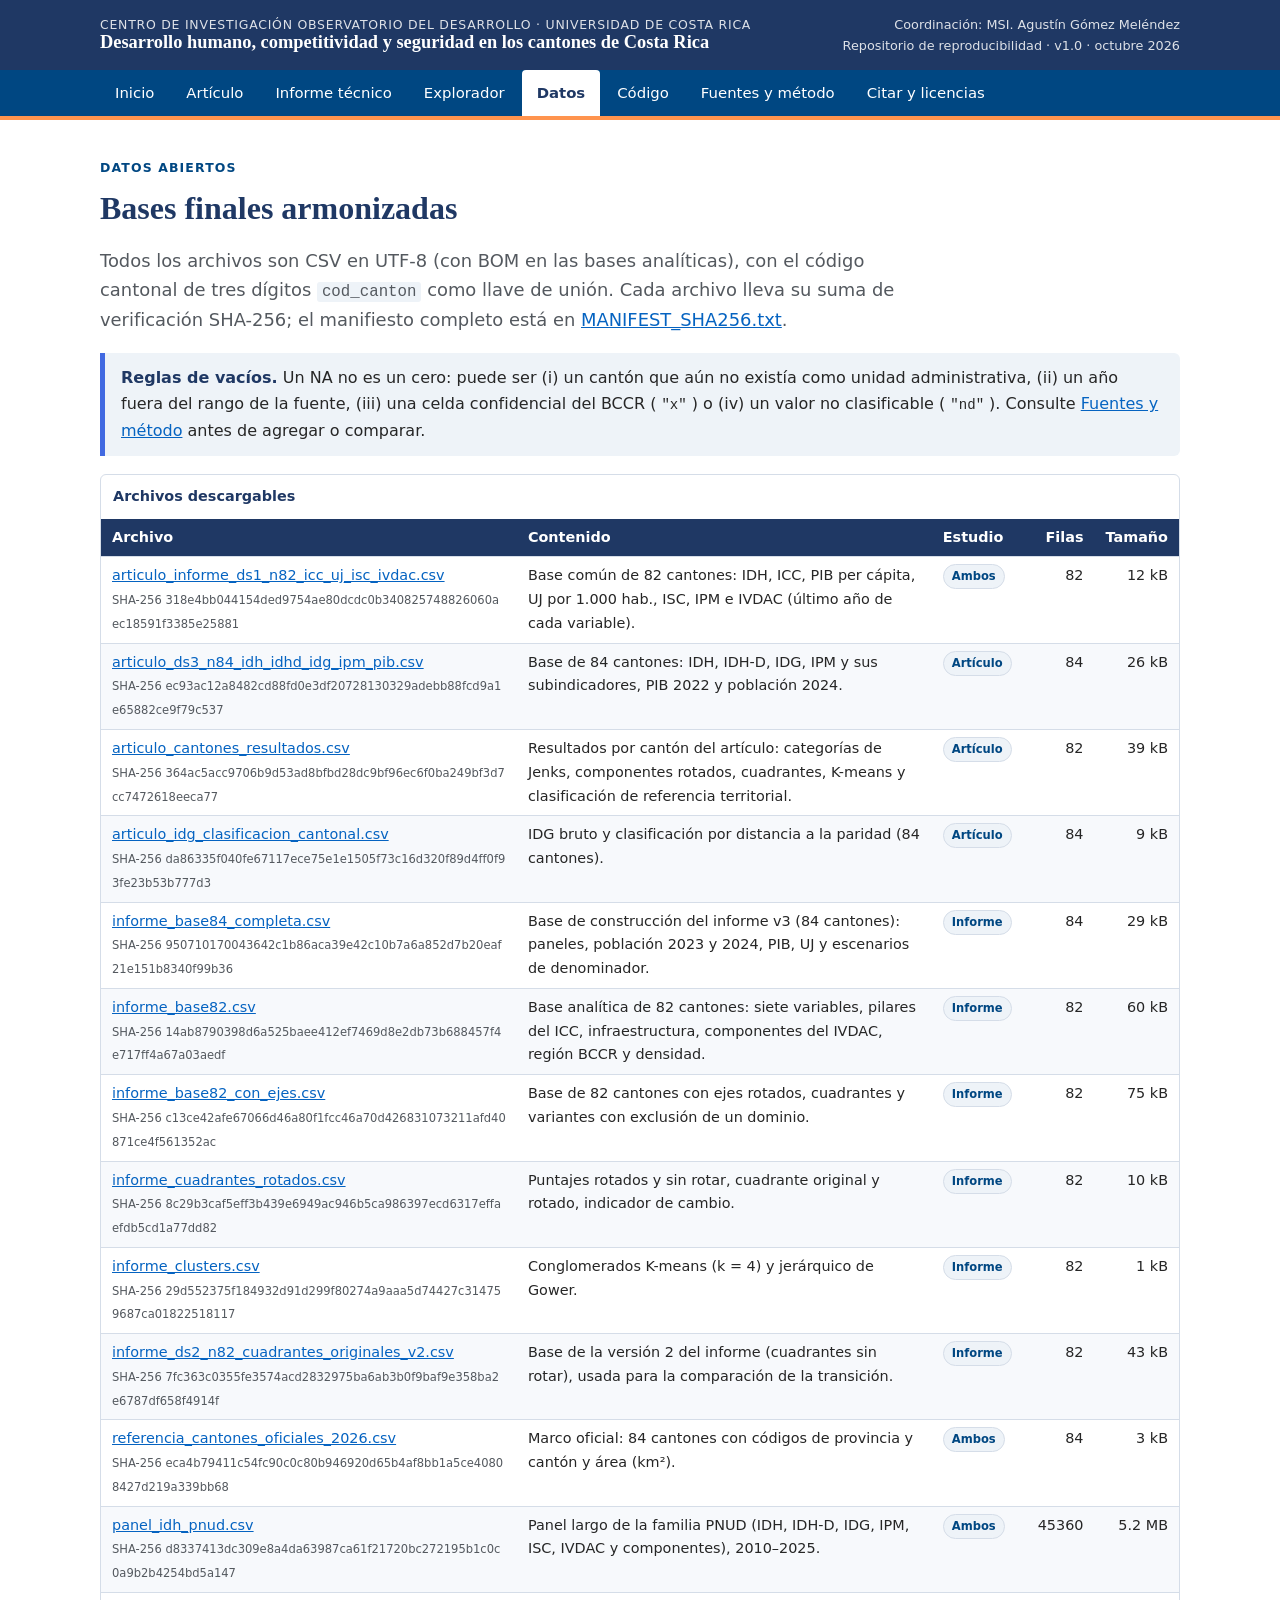
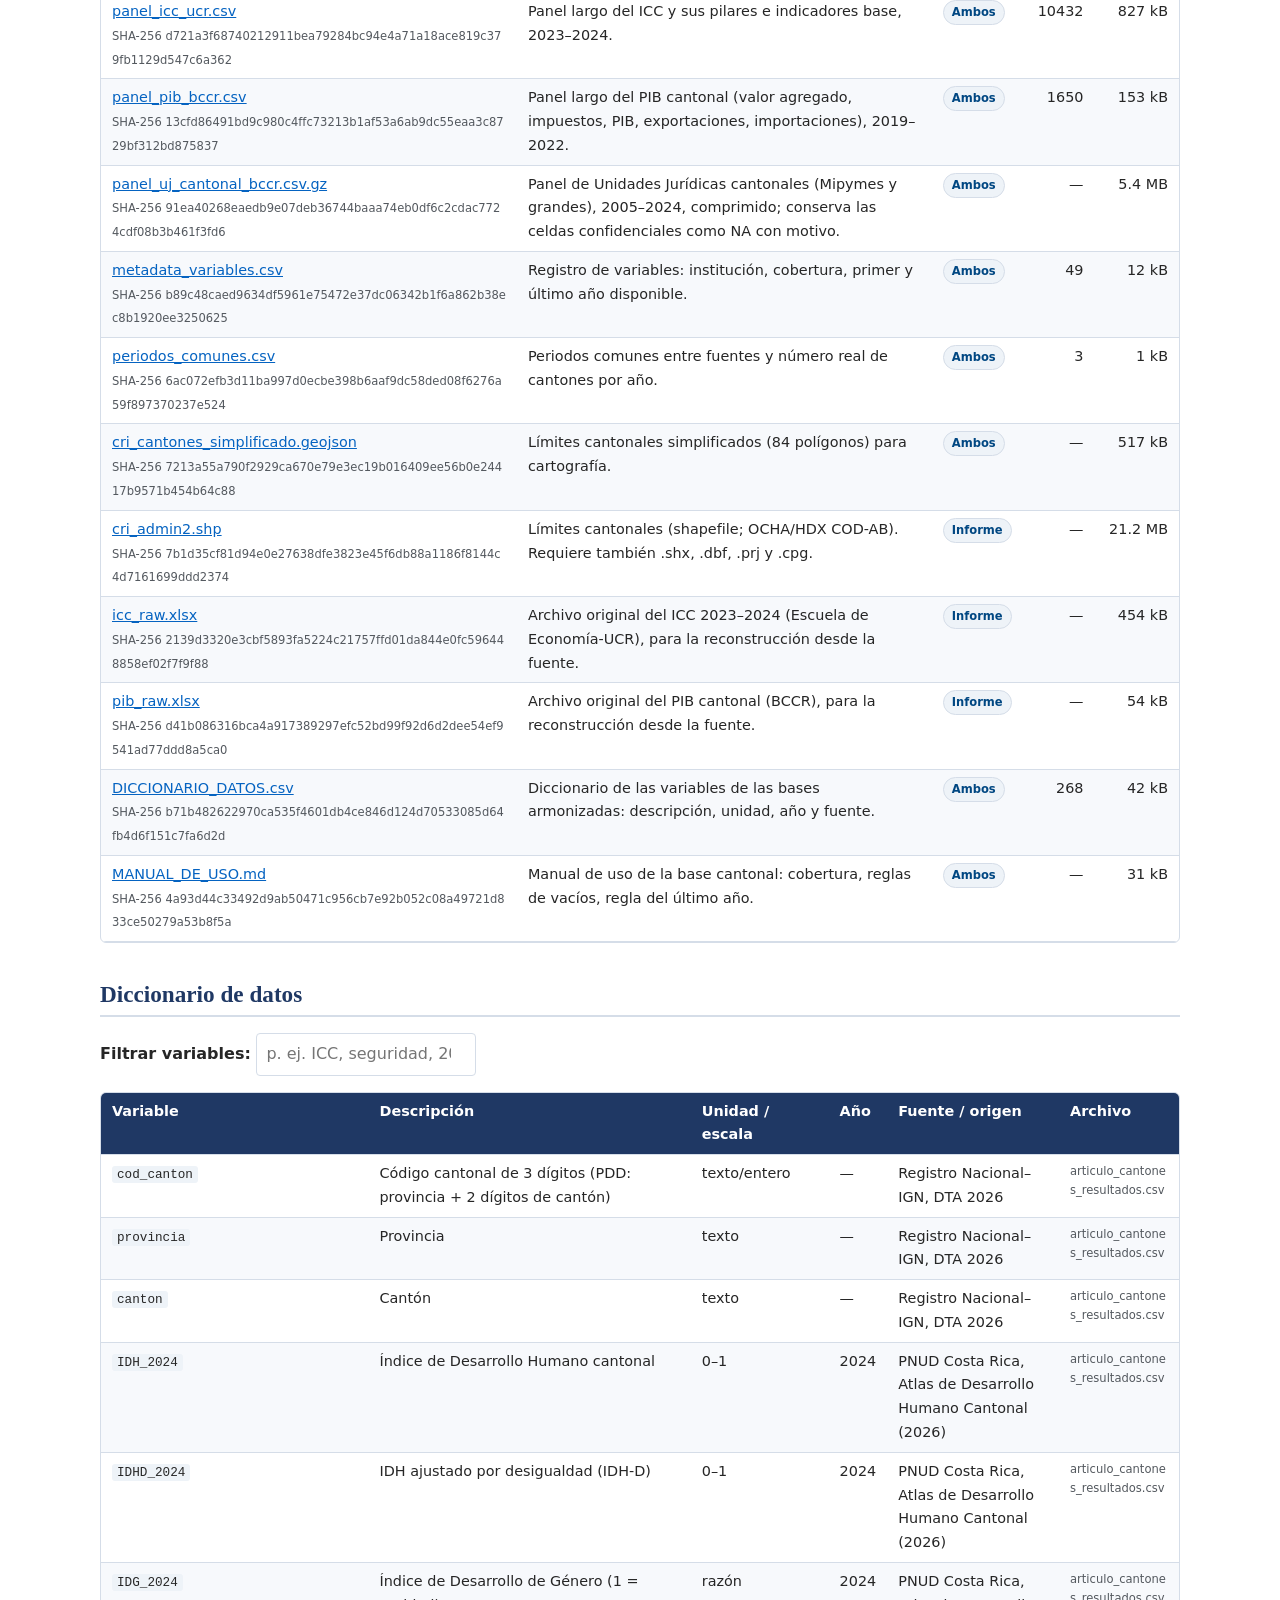
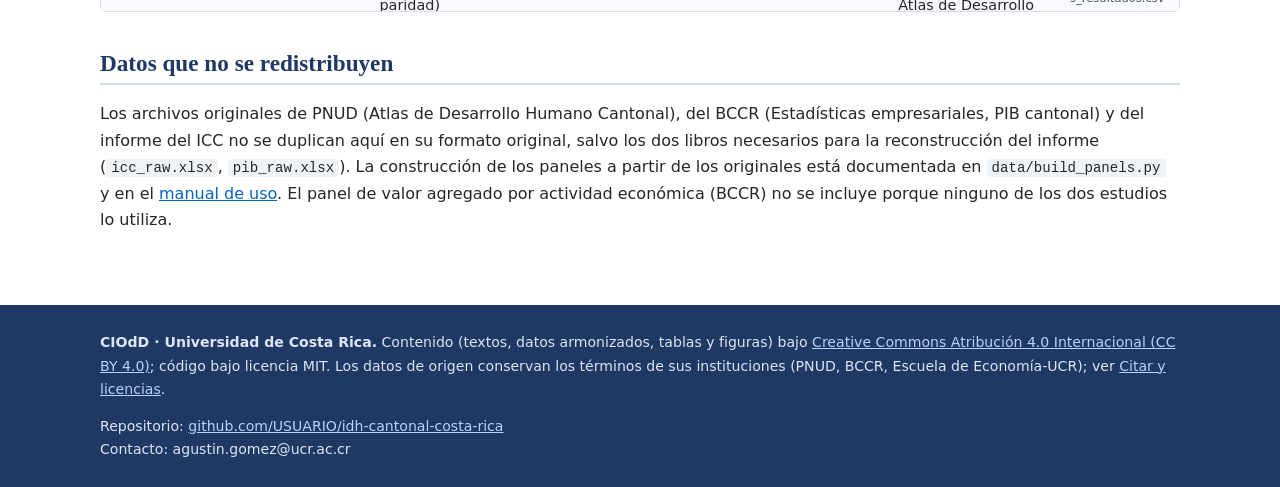
<file: datos.html>
<!doctype html>
<html lang="es"><head><meta charset="utf-8"><meta name="viewport" content="width=device-width,initial-scale=1">
<title>Datos · IDH cantonal de Costa Rica</title>
<meta name="description" content="Bases finales armonizadas en CSV, paneles procesados, límites cantonales y diccionario de datos.">
<meta name="color-scheme" content="light dark">
<link rel="stylesheet" href="assets/css/site.css">
<link rel="icon" href="data:image/svg+xml,%3Csvg xmlns='http://www.w3.org/2000/svg' viewBox='0 0 32 32'%3E%3Crect width='32' height='32' rx='5' fill='%23004782'/%3E%3Crect x='6' y='17' width='5' height='9' fill='%23fff'/%3E%3Crect x='14' y='11' width='5' height='15' fill='%23FF944E'/%3E%3Crect x='22' y='6' width='5' height='20' fill='%23fff'/%3E%3C/svg%3E">
</head><body>
<a class="skip" href="#main">Saltar al contenido</a>
<header class="masthead"><div class="wrap">
<div class="brand"><span class="inst">Centro de Investigación Observatorio del Desarrollo · Universidad de Costa Rica</span>
<a class="title" href="index.html">Desarrollo humano, competitividad y seguridad en los cantones de Costa Rica</a></div>
<div class="coord">Coordinación: MSI. Agustín Gómez Meléndez<br>Repositorio de reproducibilidad · v1.0 · octubre 2026</div></div></header>
<nav class="tabs" aria-label="Secciones del sitio"><div class="wrap"><ul><li><a href="index.html">Inicio</a></li><li><a href="articulo.html">Artículo</a></li><li><a href="informe.html">Informe técnico</a></li><li><a href="explorador.html">Explorador</a></li><li><a href="datos.html" aria-current="page">Datos</a></li><li><a href="codigo.html">Código</a></li><li><a href="fuentes.html">Fuentes y método</a></li><li><a href="citar.html">Citar y licencias</a></li></ul></div></nav>
<main id="main"><div class="wrap">

<p class="kicker">Datos abiertos</p><h1>Bases finales armonizadas</h1>
<p class="lead">Todos los archivos son CSV en UTF-8 (con BOM en las bases analíticas), con el código cantonal de tres dígitos <code>cod_canton</code> como llave de unión. Cada archivo lleva su suma de verificación SHA-256; el manifiesto completo está en <a href="data/MANIFEST_SHA256.txt">MANIFEST_SHA256.txt</a>.</p>
<div class="note"><strong>Reglas de vacíos.</strong> Un NA no es un cero: puede ser (i) un cantón que aún no existía como unidad administrativa, (ii) un año fuera del rango de la fuente, (iii) una celda confidencial del BCCR (<code>"x"</code>) o (iv) un valor no clasificable (<code>"nd"</code>). Consulte <a href="fuentes.html">Fuentes y método</a> antes de agregar o comparar.</div>
<div class="tablewrap"><table><caption>Archivos descargables</caption><thead><tr><th scope="col">Archivo</th><th scope="col">Contenido</th><th scope="col">Estudio</th><th scope="col" class="num">Filas</th><th scope="col" class="num">Tamaño</th></tr></thead><tbody><tr><td><a href="data/armonizadas/articulo_informe_ds1_n82_icc_uj_isc_ivdac.csv" download>articulo_informe_ds1_n82_icc_uj_isc_ivdac.csv</a><br><span class="hash">SHA-256 318e4bb044154ded9754ae80dcdc0b340825748826060aec18591f3385e25881</span></td><td>Base común de 82 cantones: IDH, ICC, PIB per cápita, UJ por 1.000 hab., ISC, IPM e IVDAC (último año de cada variable).</td><td><span class="badge">Ambos</span></td><td class="num">82</td><td class="num">12 kB</td></tr><tr><td><a href="data/armonizadas/articulo_ds3_n84_idh_idhd_idg_ipm_pib.csv" download>articulo_ds3_n84_idh_idhd_idg_ipm_pib.csv</a><br><span class="hash">SHA-256 ec93ac12a8482cd88fd0e3df20728130329adebb88fcd9a1e65882ce9f79c537</span></td><td>Base de 84 cantones: IDH, IDH-D, IDG, IPM y sus subindicadores, PIB 2022 y población 2024.</td><td><span class="badge">Artículo</span></td><td class="num">84</td><td class="num">26 kB</td></tr><tr><td><a href="data/armonizadas/articulo_cantones_resultados.csv" download>articulo_cantones_resultados.csv</a><br><span class="hash">SHA-256 364ac5acc9706b9d53ad8bfbd28dc9bf96ec6f0ba249bf3d7cc7472618eeca77</span></td><td>Resultados por cantón del artículo: categorías de Jenks, componentes rotados, cuadrantes, K-means y clasificación de referencia territorial.</td><td><span class="badge">Artículo</span></td><td class="num">82</td><td class="num">39 kB</td></tr><tr><td><a href="data/armonizadas/articulo_idg_clasificacion_cantonal.csv" download>articulo_idg_clasificacion_cantonal.csv</a><br><span class="hash">SHA-256 da86335f040fe67117ece75e1e1505f73c16d320f89d4ff0f93fe23b53b777d3</span></td><td>IDG bruto y clasificación por distancia a la paridad (84 cantones).</td><td><span class="badge">Artículo</span></td><td class="num">84</td><td class="num">9 kB</td></tr><tr><td><a href="data/armonizadas/informe_base84_completa.csv" download>informe_base84_completa.csv</a><br><span class="hash">SHA-256 950710170043642c1b86aca39e42c10b7a6a852d7b20eaf21e151b8340f99b36</span></td><td>Base de construcción del informe v3 (84 cantones): paneles, población 2023 y 2024, PIB, UJ y escenarios de denominador.</td><td><span class="badge">Informe</span></td><td class="num">84</td><td class="num">29 kB</td></tr><tr><td><a href="data/armonizadas/informe_base82.csv" download>informe_base82.csv</a><br><span class="hash">SHA-256 14ab8790398d6a525baee412ef7469d8e2db73b688457f4e717ff4a67a03aedf</span></td><td>Base analítica de 82 cantones: siete variables, pilares del ICC, infraestructura, componentes del IVDAC, región BCCR y densidad.</td><td><span class="badge">Informe</span></td><td class="num">82</td><td class="num">60 kB</td></tr><tr><td><a href="data/armonizadas/informe_base82_con_ejes.csv" download>informe_base82_con_ejes.csv</a><br><span class="hash">SHA-256 c13ce42afe67066d46a80f1fcc46a70d426831073211afd40871ce4f561352ac</span></td><td>Base de 82 cantones con ejes rotados, cuadrantes y variantes con exclusión de un dominio.</td><td><span class="badge">Informe</span></td><td class="num">82</td><td class="num">75 kB</td></tr><tr><td><a href="data/armonizadas/informe_cuadrantes_rotados.csv" download>informe_cuadrantes_rotados.csv</a><br><span class="hash">SHA-256 8c29b3caf5eff3b439e6949ac946b5ca986397ecd6317effaefdb5cd1a77dd82</span></td><td>Puntajes rotados y sin rotar, cuadrante original y rotado, indicador de cambio.</td><td><span class="badge">Informe</span></td><td class="num">82</td><td class="num">10 kB</td></tr><tr><td><a href="data/armonizadas/informe_clusters.csv" download>informe_clusters.csv</a><br><span class="hash">SHA-256 29d552375f184932d91d299f80274a9aaa5d74427c314759687ca01822518117</span></td><td>Conglomerados K-means (k = 4) y jerárquico de Gower.</td><td><span class="badge">Informe</span></td><td class="num">82</td><td class="num">1 kB</td></tr><tr><td><a href="data/armonizadas/informe_ds2_n82_cuadrantes_originales_v2.csv" download>informe_ds2_n82_cuadrantes_originales_v2.csv</a><br><span class="hash">SHA-256 7fc363c0355fe3574acd2832975ba6ab3b0f9baf9e358ba2e6787df658f4914f</span></td><td>Base de la versión 2 del informe (cuadrantes sin rotar), usada para la comparación de la transición.</td><td><span class="badge">Informe</span></td><td class="num">82</td><td class="num">43 kB</td></tr><tr><td><a href="data/armonizadas/referencia_cantones_oficiales_2026.csv" download>referencia_cantones_oficiales_2026.csv</a><br><span class="hash">SHA-256 eca4b79411c54fc90c0c80b946920d65b4af8bb1a5ce40808427d219a339bb68</span></td><td>Marco oficial: 84 cantones con códigos de provincia y cantón y área (km²).</td><td><span class="badge">Ambos</span></td><td class="num">84</td><td class="num">3 kB</td></tr><tr><td><a href="data/entradas/02_datos_procesados/panel_idh_pnud.csv" download>panel_idh_pnud.csv</a><br><span class="hash">SHA-256 d8337413dc309e8a4da63987ca61f21720bc272195b1c0c0a9b2b4254bd5a147</span></td><td>Panel largo de la familia PNUD (IDH, IDH-D, IDG, IPM, ISC, IVDAC y componentes), 2010–2025.</td><td><span class="badge">Ambos</span></td><td class="num">45360</td><td class="num">5.2 MB</td></tr><tr><td><a href="data/entradas/02_datos_procesados/panel_icc_ucr.csv" download>panel_icc_ucr.csv</a><br><span class="hash">SHA-256 d721a3f68740212911bea79284bc94e4a71a18ace819c379fb1129d547c6a362</span></td><td>Panel largo del ICC y sus pilares e indicadores base, 2023–2024.</td><td><span class="badge">Ambos</span></td><td class="num">10432</td><td class="num">827 kB</td></tr><tr><td><a href="data/entradas/02_datos_procesados/panel_pib_bccr.csv" download>panel_pib_bccr.csv</a><br><span class="hash">SHA-256 13cfd86491bd9c980c4ffc73213b1af53a6ab9dc55eaa3c8729bf312bd875837</span></td><td>Panel largo del PIB cantonal (valor agregado, impuestos, PIB, exportaciones, importaciones), 2019–2022.</td><td><span class="badge">Ambos</span></td><td class="num">1650</td><td class="num">153 kB</td></tr><tr><td><a href="data/entradas/panel_uj_cantonal_bccr.csv.gz" download>panel_uj_cantonal_bccr.csv.gz</a><br><span class="hash">SHA-256 91ea40268eaedb9e07deb36744baaa74eb0df6c2cdac7724cdf08b3b461f3fd6</span></td><td>Panel de Unidades Jurídicas cantonales (Mipymes y grandes), 2005–2024, comprimido; conserva las celdas confidenciales como NA con motivo.</td><td><span class="badge">Ambos</span></td><td class="num">—</td><td class="num">5.4 MB</td></tr><tr><td><a href="data/entradas/01_referencia/metadata_variables.csv" download>metadata_variables.csv</a><br><span class="hash">SHA-256 b89c48caed9634df5961e75472e37dc06342b1f6a862b38ec8b1920ee3250625</span></td><td>Registro de variables: institución, cobertura, primer y último año disponible.</td><td><span class="badge">Ambos</span></td><td class="num">49</td><td class="num">12 kB</td></tr><tr><td><a href="data/entradas/01_referencia/periodos_comunes.csv" download>periodos_comunes.csv</a><br><span class="hash">SHA-256 6ac072efb3d11ba997d0ecbe398b6aaf9dc58ded08f6276a59f897370237e524</span></td><td>Periodos comunes entre fuentes y número real de cantones por año.</td><td><span class="badge">Ambos</span></td><td class="num">3</td><td class="num">1 kB</td></tr><tr><td><a href="data/geo/cri_cantones_simplificado.geojson" download>cri_cantones_simplificado.geojson</a><br><span class="hash">SHA-256 7213a55a790f2929ca670e79e3ec19b016409ee56b0e24417b9571b454b64c88</span></td><td>Límites cantonales simplificados (84 polígonos) para cartografía.</td><td><span class="badge">Ambos</span></td><td class="num">—</td><td class="num">517 kB</td></tr><tr><td><a href="data/entradas/shp/cri_admin2.shp" download>cri_admin2.shp</a><br><span class="hash">SHA-256 7b1d35cf81d94e0e27638dfe3823e45f6db88a1186f8144c4d7161699ddd2374</span></td><td>Límites cantonales (shapefile; OCHA/HDX COD-AB). Requiere también .shx, .dbf, .prj y .cpg.</td><td><span class="badge">Informe</span></td><td class="num">—</td><td class="num">21.2 MB</td></tr><tr><td><a href="data/entradas/icc_raw.xlsx" download>icc_raw.xlsx</a><br><span class="hash">SHA-256 2139d3320e3cbf5893fa5224c21757ffd01da844e0fc596448858ef02f7f9f88</span></td><td>Archivo original del ICC 2023–2024 (Escuela de Economía-UCR), para la reconstrucción desde la fuente.</td><td><span class="badge">Informe</span></td><td class="num">—</td><td class="num">454 kB</td></tr><tr><td><a href="data/entradas/pib_raw.xlsx" download>pib_raw.xlsx</a><br><span class="hash">SHA-256 d41b086316bca4a917389297efc52bd99f92d6d2dee54ef9541ad77ddd8a5ca0</span></td><td>Archivo original del PIB cantonal (BCCR), para la reconstrucción desde la fuente.</td><td><span class="badge">Informe</span></td><td class="num">—</td><td class="num">54 kB</td></tr><tr><td><a href="data/DICCIONARIO_DATOS.csv" download>DICCIONARIO_DATOS.csv</a><br><span class="hash">SHA-256 b71b482622970ca535f4601db4ce846d124d70533085d64fb4d6f151c7fa6d2d</span></td><td>Diccionario de las variables de las bases armonizadas: descripción, unidad, año y fuente.</td><td><span class="badge">Ambos</span></td><td class="num">268</td><td class="num">42 kB</td></tr><tr><td><a href="data/MANUAL_DE_USO.md" download>MANUAL_DE_USO.md</a><br><span class="hash">SHA-256 4a93d44c33492d9ab50471c956cb7e92b052c08a49721d833ce50279a53b8f5a</span></td><td>Manual de uso de la base cantonal: cobertura, reglas de vacíos, regla del último año.</td><td><span class="badge">Ambos</span></td><td class="num">—</td><td class="num">31 kB</td></tr></tbody></table></div>
<h2>Diccionario de datos</h2>
<p><label for="dq" style="font-weight:600">Filtrar variables: </label><input type="search" id="dq" placeholder="p. ej. ICC, seguridad, 2024"></p>
<div class="tablewrap" style="max-height:520px;overflow:auto"><table id="dic"><thead><tr><th>Variable</th><th>Descripción</th><th>Unidad / escala</th><th>Año</th><th>Fuente / origen</th><th>Archivo</th></tr></thead><tbody><tr><td><code>cod_canton</code></td><td>Código cantonal de 3 dígitos (PDD: provincia + 2 dígitos de cantón)</td><td>texto/entero</td><td>—</td><td>Registro Nacional–IGN, DTA 2026</td><td class="hash">articulo_cantones_resultados.csv</td></tr><tr><td><code>provincia</code></td><td>Provincia</td><td>texto</td><td>—</td><td>Registro Nacional–IGN, DTA 2026</td><td class="hash">articulo_cantones_resultados.csv</td></tr><tr><td><code>canton</code></td><td>Cantón</td><td>texto</td><td>—</td><td>Registro Nacional–IGN, DTA 2026</td><td class="hash">articulo_cantones_resultados.csv</td></tr><tr><td><code>IDH_2024</code></td><td>Índice de Desarrollo Humano cantonal</td><td>0–1</td><td>2024</td><td>PNUD Costa Rica, Atlas de Desarrollo Humano Cantonal (2026)</td><td class="hash">articulo_cantones_resultados.csv</td></tr><tr><td><code>IDHD_2024</code></td><td>IDH ajustado por desigualdad (IDH-D)</td><td>0–1</td><td>2024</td><td>PNUD Costa Rica, Atlas de Desarrollo Humano Cantonal (2026)</td><td class="hash">articulo_cantones_resultados.csv</td></tr><tr><td><code>IDG_2024</code></td><td>Índice de Desarrollo de Género (1 = paridad)</td><td>razón</td><td>2024</td><td>PNUD Costa Rica, Atlas de Desarrollo Humano Cantonal (2026)</td><td class="hash">articulo_cantones_resultados.csv</td></tr><tr><td><code>IPM_2024</code></td><td>Índice de Pobreza Multidimensional (corte único)</td><td>0–1</td><td>2024</td><td>PNUD Costa Rica, Atlas de Desarrollo Humano Cantonal (2026)</td><td class="hash">articulo_cantones_resultados.csv</td></tr><tr><td><code>IPM_Incidencia</code></td><td>Subindicador del IPM: incidencia</td><td>según Atlas</td><td>2024</td><td>PNUD Costa Rica, Atlas de Desarrollo Humano Cantonal (2026)</td><td class="hash">articulo_cantones_resultados.csv</td></tr><tr><td><code>IPM_Intensidad</code></td><td>Subindicador del IPM: intensidad</td><td>según Atlas</td><td>2024</td><td>PNUD Costa Rica, Atlas de Desarrollo Humano Cantonal (2026)</td><td class="hash">articulo_cantones_resultados.csv</td></tr><tr><td><code>IPM_Severidad</code></td><td>Subindicador del IPM: severidad</td><td>según Atlas</td><td>2024</td><td>PNUD Costa Rica, Atlas de Desarrollo Humano Cantonal (2026)</td><td class="hash">articulo_cantones_resultados.csv</td></tr><tr><td><code>IPM_Vulnerabilidad</code></td><td>Subindicador del IPM: vulnerabilidad</td><td>según Atlas</td><td>2024</td><td>PNUD Costa Rica, Atlas de Desarrollo Humano Cantonal (2026)</td><td class="hash">articulo_cantones_resultados.csv</td></tr><tr><td><code>IPM_Desigualdad</code></td><td>Subindicador del IPM: desigualdad entre pobres</td><td>según Atlas</td><td>2024</td><td>PNUD Costa Rica, Atlas de Desarrollo Humano Cantonal (2026)</td><td class="hash">articulo_cantones_resultados.csv</td></tr><tr><td><code>IPM_Contrib_Educacion</code></td><td>Contribución de la dimensión educacion al IPM</td><td>proporción</td><td>2024</td><td>PNUD Costa Rica, Atlas de Desarrollo Humano Cantonal (2026)</td><td class="hash">articulo_cantones_resultados.csv</td></tr><tr><td><code>IPM_Contrib_Proteccion</code></td><td>Contribución de la dimensión proteccion al IPM</td><td>proporción</td><td>2024</td><td>PNUD Costa Rica, Atlas de Desarrollo Humano Cantonal (2026)</td><td class="hash">articulo_cantones_resultados.csv</td></tr><tr><td><code>IPM_Contrib_Salud</code></td><td>Contribución de la dimensión salud al IPM</td><td>proporción</td><td>2024</td><td>PNUD Costa Rica, Atlas de Desarrollo Humano Cantonal (2026)</td><td class="hash">articulo_cantones_resultados.csv</td></tr><tr><td><code>IPM_Contrib_Vivienda</code></td><td>Contribución de la dimensión vivienda al IPM</td><td>proporción</td><td>2024</td><td>PNUD Costa Rica, Atlas de Desarrollo Humano Cantonal (2026)</td><td class="hash">articulo_cantones_resultados.csv</td></tr><tr><td><code>pib_2022</code></td><td>PIB cantonal</td><td>millones de colones corrientes</td><td>2022</td><td>Banco Central de Costa Rica (BCCR)</td><td class="hash">articulo_cantones_resultados.csv</td></tr><tr><td><code>poblacion_2024</code></td><td>Población 2024 (variable del ICC)</td><td>personas</td><td>2024</td><td>Escuela de Economía, UCR (ICC)</td><td class="hash">articulo_cantones_resultados.csv</td></tr><tr><td><code>PIB_percapita_2022</code></td><td>PIB cantonal ÷ población 2024</td><td>millones de colones por habitante</td><td>2022</td><td>Banco Central de Costa Rica (BCCR) / Escuela de Economía, UCR (ICC)</td><td class="hash">articulo_cantones_resultados.csv</td></tr><tr><td><code>IDH_cat</code></td><td>Categoría de IDH por rupturas naturales de Jenks (0 = Muy Bajo … 4 = Muy Alto)</td><td>0–4</td><td>2024</td><td>Derivada (artículo, scripts a1–a5)</td><td class="hash">articulo_cantones_resultados.csv</td></tr><tr><td><code>IDHD_cat</code></td><td>Categoría de IDHD por rupturas naturales de Jenks (0 = Muy Bajo … 4 = Muy Alto)</td><td>0–4</td><td>2024</td><td>Derivada (artículo, scripts a1–a5)</td><td class="hash">articulo_cantones_resultados.csv</td></tr><tr><td><code>IDG_cat</code></td><td>Categoría de IDG por rupturas naturales de Jenks (0 = Muy Bajo … 4 = Muy Alto)</td><td>0–4</td><td>2024</td><td>Derivada (artículo, scripts a1–a5)</td><td class="hash">articulo_cantones_resultados.csv</td></tr><tr><td><code>ICC_2024</code></td><td>Índice de Competitividad Cantonal (general)</td><td>0–100</td><td>2024</td><td>Escuela de Economía, UCR (ICC)</td><td class="hash">articulo_cantones_resultados.csv</td></tr><tr><td><code>UJ_por_1000hab_2024</code></td><td>Unidades jurídicas por 1.000 habitantes (población 2024)</td><td>UJ/1.000 hab.</td><td>2024</td><td>Banco Central de Costa Rica (BCCR) / Escuela de Economía, UCR (ICC)</td><td class="hash">articulo_cantones_resultados.csv</td></tr><tr><td><code>ISC_2025</code></td><td>Índice de Seguridad Ciudadana (valores altos = mejor seguridad; dato preliminar 2025)</td><td>0–1</td><td>2025</td><td>PNUD Costa Rica, Atlas de Desarrollo Humano Cantonal (2026)</td><td class="hash">articulo_cantones_resultados.csv</td></tr><tr><td><code>IVDAC_2024</code></td><td>Índice de Vulnerabilidad a Drogas y Actividades Conexas</td><td>0–1</td><td>2024</td><td>PNUD Costa Rica, Atlas de Desarrollo Humano Cantonal (2026)</td><td class="hash">articulo_cantones_resultados.csv</td></tr><tr><td><code>C1</code></td><td>Puntaje rotado del componente 1 (PCA con ln del PIB per cápita y de UJ/1.000)</td><td>DE</td><td>—</td><td>Derivada (artículo, scripts a1–a5)</td><td class="hash">articulo_cantones_resultados.csv</td></tr><tr><td><code>C2</code></td><td>Puntaje rotado del componente 2</td><td>DE</td><td>—</td><td>Derivada (artículo, scripts a1–a5)</td><td class="hash">articulo_cantones_resultados.csv</td></tr><tr><td><code>Q</code></td><td>Cuadrante del artículo (PCA en logaritmos, varimax; mismas reglas Q1–Q4)</td><td>categoría</td><td>—</td><td>Derivada (artículo, scripts a1–a5)</td><td class="hash">articulo_cantones_resultados.csv</td></tr><tr><td><code>Q_unrot_log</code></td><td>Cuadrante sin rotar, especificación logarítmica</td><td>categoría</td><td>—</td><td>Derivada (artículo, scripts a1–a5)</td><td class="hash">articulo_cantones_resultados.csv</td></tr><tr><td><code>Q_unrot_raw</code></td><td>Cuadrante sin rotar, escala original</td><td>categoría</td><td>—</td><td>Derivada (artículo, scripts a1–a5)</td><td class="hash">articulo_cantones_resultados.csv</td></tr><tr><td><code>Q_varimax_raw</code></td><td>Cuadrante varimax, escala original</td><td>categoría</td><td>—</td><td>Derivada (artículo, scripts a1–a5)</td><td class="hash">articulo_cantones_resultados.csv</td></tr><tr><td><code>K3</code></td><td>Conglomerado K-means k=3 (1 = mayor ICC medio)</td><td>entero</td><td>—</td><td>Derivada (artículo, scripts a1–a5)</td><td class="hash">articulo_cantones_resultados.csv</td></tr><tr><td><code>K4raw</code></td><td>Conglomerado K-means k=4, escala original</td><td>entero</td><td>—</td><td>Derivada (artículo, scripts a1–a5)</td><td class="hash">articulo_cantones_resultados.csv</td></tr><tr><td><code>GAM</code></td><td>Cantón de la Gran Área Metropolitana — clasificación de referencia (pendiente de validación del autor)</td><td>booleano</td><td>—</td><td>Derivada (artículo, scripts a1–a5)</td><td class="hash">articulo_cantones_resultados.csv</td></tr><tr><td><code>FRONT</code></td><td>Cantón fronterizo — clasificación de referencia (pendiente de validación del autor)</td><td>booleano</td><td>—</td><td>Derivada (artículo, scripts a1–a5)</td><td class="hash">articulo_cantones_resultados.csv</td></tr><tr><td><code>LITO</code></td><td>Cantón litoral — clasificación de referencia (pendiente de validación del autor)</td><td>booleano</td><td>—</td><td>Derivada (artículo, scripts a1–a5)</td><td class="hash">articulo_cantones_resultados.csv</td></tr><tr><td><code>PERIF</code></td><td>Costero o fronterizo (FRONT o LITO) — pendiente de validación</td><td>booleano</td><td>—</td><td>Derivada (artículo, scripts a1–a5)</td><td class="hash">articulo_cantones_resultados.csv</td></tr><tr><td><code>cod_canton</code></td><td>Código cantonal de 3 dígitos (PDD: provincia + 2 dígitos de cantón)</td><td>texto/entero</td><td>—</td><td>Registro Nacional–IGN, DTA 2026</td><td class="hash">articulo_ds3_n84_idh_idhd_idg_ipm_pib.csv</td></tr><tr><td><code>provincia</code></td><td>Provincia</td><td>texto</td><td>—</td><td>Registro Nacional–IGN, DTA 2026</td><td class="hash">articulo_ds3_n84_idh_idhd_idg_ipm_pib.csv</td></tr><tr><td><code>canton</code></td><td>Cantón</td><td>texto</td><td>—</td><td>Registro Nacional–IGN, DTA 2026</td><td class="hash">articulo_ds3_n84_idh_idhd_idg_ipm_pib.csv</td></tr><tr><td><code>IDH_2024</code></td><td>Índice de Desarrollo Humano cantonal</td><td>0–1</td><td>2024</td><td>PNUD Costa Rica, Atlas de Desarrollo Humano Cantonal (2026)</td><td class="hash">articulo_ds3_n84_idh_idhd_idg_ipm_pib.csv</td></tr><tr><td><code>IDHD_2024</code></td><td>IDH ajustado por desigualdad (IDH-D)</td><td>0–1</td><td>2024</td><td>PNUD Costa Rica, Atlas de Desarrollo Humano Cantonal (2026)</td><td class="hash">articulo_ds3_n84_idh_idhd_idg_ipm_pib.csv</td></tr><tr><td><code>IDG_2024</code></td><td>Índice de Desarrollo de Género (1 = paridad)</td><td>razón</td><td>2024</td><td>PNUD Costa Rica, Atlas de Desarrollo Humano Cantonal (2026)</td><td class="hash">articulo_ds3_n84_idh_idhd_idg_ipm_pib.csv</td></tr><tr><td><code>IPM_2024</code></td><td>Índice de Pobreza Multidimensional (corte único)</td><td>0–1</td><td>2024</td><td>PNUD Costa Rica, Atlas de Desarrollo Humano Cantonal (2026)</td><td class="hash">articulo_ds3_n84_idh_idhd_idg_ipm_pib.csv</td></tr><tr><td><code>IPM_Incidencia</code></td><td>Subindicador del IPM: incidencia</td><td>según Atlas</td><td>2024</td><td>PNUD Costa Rica, Atlas de Desarrollo Humano Cantonal (2026)</td><td class="hash">articulo_ds3_n84_idh_idhd_idg_ipm_pib.csv</td></tr><tr><td><code>IPM_Intensidad</code></td><td>Subindicador del IPM: intensidad</td><td>según Atlas</td><td>2024</td><td>PNUD Costa Rica, Atlas de Desarrollo Humano Cantonal (2026)</td><td class="hash">articulo_ds3_n84_idh_idhd_idg_ipm_pib.csv</td></tr><tr><td><code>IPM_Severidad</code></td><td>Subindicador del IPM: severidad</td><td>según Atlas</td><td>2024</td><td>PNUD Costa Rica, Atlas de Desarrollo Humano Cantonal (2026)</td><td class="hash">articulo_ds3_n84_idh_idhd_idg_ipm_pib.csv</td></tr><tr><td><code>IPM_Vulnerabilidad</code></td><td>Subindicador del IPM: vulnerabilidad</td><td>según Atlas</td><td>2024</td><td>PNUD Costa Rica, Atlas de Desarrollo Humano Cantonal (2026)</td><td class="hash">articulo_ds3_n84_idh_idhd_idg_ipm_pib.csv</td></tr><tr><td><code>IPM_Desigualdad</code></td><td>Subindicador del IPM: desigualdad entre pobres</td><td>según Atlas</td><td>2024</td><td>PNUD Costa Rica, Atlas de Desarrollo Humano Cantonal (2026)</td><td class="hash">articulo_ds3_n84_idh_idhd_idg_ipm_pib.csv</td></tr><tr><td><code>IPM_Contrib_Educacion</code></td><td>Contribución de la dimensión educacion al IPM</td><td>proporción</td><td>2024</td><td>PNUD Costa Rica, Atlas de Desarrollo Humano Cantonal (2026)</td><td class="hash">articulo_ds3_n84_idh_idhd_idg_ipm_pib.csv</td></tr><tr><td><code>IPM_Contrib_Proteccion</code></td><td>Contribución de la dimensión proteccion al IPM</td><td>proporción</td><td>2024</td><td>PNUD Costa Rica, Atlas de Desarrollo Humano Cantonal (2026)</td><td class="hash">articulo_ds3_n84_idh_idhd_idg_ipm_pib.csv</td></tr><tr><td><code>IPM_Contrib_Salud</code></td><td>Contribución de la dimensión salud al IPM</td><td>proporción</td><td>2024</td><td>PNUD Costa Rica, Atlas de Desarrollo Humano Cantonal (2026)</td><td class="hash">articulo_ds3_n84_idh_idhd_idg_ipm_pib.csv</td></tr><tr><td><code>IPM_Contrib_Vivienda</code></td><td>Contribución de la dimensión vivienda al IPM</td><td>proporción</td><td>2024</td><td>PNUD Costa Rica, Atlas de Desarrollo Humano Cantonal (2026)</td><td class="hash">articulo_ds3_n84_idh_idhd_idg_ipm_pib.csv</td></tr><tr><td><code>pib_2022</code></td><td>PIB cantonal</td><td>millones de colones corrientes</td><td>2022</td><td>Banco Central de Costa Rica (BCCR)</td><td class="hash">articulo_ds3_n84_idh_idhd_idg_ipm_pib.csv</td></tr><tr><td><code>poblacion_2024</code></td><td>Población 2024 (variable del ICC)</td><td>personas</td><td>2024</td><td>Escuela de Economía, UCR (ICC)</td><td class="hash">articulo_ds3_n84_idh_idhd_idg_ipm_pib.csv</td></tr><tr><td><code>PIB_percapita_2022</code></td><td>PIB cantonal ÷ población 2024</td><td>millones de colones por habitante</td><td>2022</td><td>Banco Central de Costa Rica (BCCR) / Escuela de Economía, UCR (ICC)</td><td class="hash">articulo_ds3_n84_idh_idhd_idg_ipm_pib.csv</td></tr><tr><td><code>cod_canton</code></td><td>Código cantonal de 3 dígitos (PDD: provincia + 2 dígitos de cantón)</td><td>texto/entero</td><td>—</td><td>Registro Nacional–IGN, DTA 2026</td><td class="hash">articulo_idg_clasificacion_cantonal.csv</td></tr><tr><td><code>provincia</code></td><td>Provincia</td><td>texto</td><td>—</td><td>Registro Nacional–IGN, DTA 2026</td><td class="hash">articulo_idg_clasificacion_cantonal.csv</td></tr><tr><td><code>canton</code></td><td>Cantón</td><td>texto</td><td>—</td><td>Registro Nacional–IGN, DTA 2026</td><td class="hash">articulo_idg_clasificacion_cantonal.csv</td></tr><tr><td><code>IDH_2024</code></td><td>Índice de Desarrollo Humano cantonal</td><td>0–1</td><td>2024</td><td>PNUD Costa Rica, Atlas de Desarrollo Humano Cantonal (2026)</td><td class="hash">articulo_idg_clasificacion_cantonal.csv</td></tr><tr><td><code>IDHD_2024</code></td><td>IDH ajustado por desigualdad (IDH-D)</td><td>0–1</td><td>2024</td><td>PNUD Costa Rica, Atlas de Desarrollo Humano Cantonal (2026)</td><td class="hash">articulo_idg_clasificacion_cantonal.csv</td></tr><tr><td><code>IDG_2024</code></td><td>Índice de Desarrollo de Género (1 = paridad)</td><td>razón</td><td>2024</td><td>PNUD Costa Rica, Atlas de Desarrollo Humano Cantonal (2026)</td><td class="hash">articulo_idg_clasificacion_cantonal.csv</td></tr><tr><td><code>IDH_cat</code></td><td>Categoría de IDH por rupturas naturales de Jenks (0 = Muy Bajo … 4 = Muy Alto)</td><td>0–4</td><td>2024</td><td>Derivada (artículo, scripts a1–a5)</td><td class="hash">articulo_idg_clasificacion_cantonal.csv</td></tr><tr><td><code>IDHD_cat</code></td><td>Categoría de IDHD por rupturas naturales de Jenks (0 = Muy Bajo … 4 = Muy Alto)</td><td>0–4</td><td>2024</td><td>Derivada (artículo, scripts a1–a5)</td><td class="hash">articulo_idg_clasificacion_cantonal.csv</td></tr><tr><td><code>IDG_cat</code></td><td>Categoría de IDG por rupturas naturales de Jenks (0 = Muy Bajo … 4 = Muy Alto)</td><td>0–4</td><td>2024</td><td>Derivada (artículo, scripts a1–a5)</td><td class="hash">articulo_idg_clasificacion_cantonal.csv</td></tr><tr><td><code>dist_paridad</code></td><td>|IDG − 1|, distancia a la paridad</td><td>razón</td><td>2024</td><td>Derivada (artículo, scripts a1–a5)</td><td class="hash">articulo_idg_clasificacion_cantonal.csv</td></tr><tr><td><code>dist_cat</code></td><td>Categoría Jenks de la distancia a la paridad</td><td>0–4</td><td>2024</td><td>Derivada (artículo, scripts a1–a5)</td><td class="hash">articulo_idg_clasificacion_cantonal.csv</td></tr><tr><td><code>cod_canton</code></td><td>Código cantonal de 3 dígitos (PDD: provincia + 2 dígitos de cantón)</td><td>texto/entero</td><td>—</td><td>Registro Nacional–IGN, DTA 2026</td><td class="hash">articulo_informe_ds1_n82_icc_uj_isc_ivdac.csv</td></tr><tr><td><code>provincia</code></td><td>Provincia</td><td>texto</td><td>—</td><td>Registro Nacional–IGN, DTA 2026</td><td class="hash">articulo_informe_ds1_n82_icc_uj_isc_ivdac.csv</td></tr><tr><td><code>canton</code></td><td>Cantón</td><td>texto</td><td>—</td><td>Registro Nacional–IGN, DTA 2026</td><td class="hash">articulo_informe_ds1_n82_icc_uj_isc_ivdac.csv</td></tr><tr><td><code>IDH_2024</code></td><td>Índice de Desarrollo Humano cantonal</td><td>0–1</td><td>2024</td><td>PNUD Costa Rica, Atlas de Desarrollo Humano Cantonal (2026)</td><td class="hash">articulo_informe_ds1_n82_icc_uj_isc_ivdac.csv</td></tr><tr><td><code>ICC_2024</code></td><td>Índice de Competitividad Cantonal (general)</td><td>0–100</td><td>2024</td><td>Escuela de Economía, UCR (ICC)</td><td class="hash">articulo_informe_ds1_n82_icc_uj_isc_ivdac.csv</td></tr><tr><td><code>PIB_percapita_2022</code></td><td>PIB cantonal ÷ población 2024</td><td>millones de colones por habitante</td><td>2022</td><td>Banco Central de Costa Rica (BCCR) / Escuela de Economía, UCR (ICC)</td><td class="hash">articulo_informe_ds1_n82_icc_uj_isc_ivdac.csv</td></tr><tr><td><code>UJ_por_1000hab_2024</code></td><td>Unidades jurídicas por 1.000 habitantes (población 2024)</td><td>UJ/1.000 hab.</td><td>2024</td><td>Banco Central de Costa Rica (BCCR) / Escuela de Economía, UCR (ICC)</td><td class="hash">articulo_informe_ds1_n82_icc_uj_isc_ivdac.csv</td></tr><tr><td><code>ISC_2025</code></td><td>Índice de Seguridad Ciudadana (valores altos = mejor seguridad; dato preliminar 2025)</td><td>0–1</td><td>2025</td><td>PNUD Costa Rica, Atlas de Desarrollo Humano Cantonal (2026)</td><td class="hash">articulo_informe_ds1_n82_icc_uj_isc_ivdac.csv</td></tr><tr><td><code>IPM_2024</code></td><td>Índice de Pobreza Multidimensional (corte único)</td><td>0–1</td><td>2024</td><td>PNUD Costa Rica, Atlas de Desarrollo Humano Cantonal (2026)</td><td class="hash">articulo_informe_ds1_n82_icc_uj_isc_ivdac.csv</td></tr><tr><td><code>IVDAC_2024</code></td><td>Índice de Vulnerabilidad a Drogas y Actividades Conexas</td><td>0–1</td><td>2024</td><td>PNUD Costa Rica, Atlas de Desarrollo Humano Cantonal (2026)</td><td class="hash">articulo_informe_ds1_n82_icc_uj_isc_ivdac.csv</td></tr><tr><td><code>cod_canton</code></td><td>Código cantonal de 3 dígitos (PDD: provincia + 2 dígitos de cantón)</td><td>texto/entero</td><td>—</td><td>Registro Nacional–IGN, DTA 2026</td><td class="hash">informe_base82.csv</td></tr><tr><td><code>provincia</code></td><td>Provincia</td><td>texto</td><td>—</td><td>Registro Nacional–IGN, DTA 2026</td><td class="hash">informe_base82.csv</td></tr><tr><td><code>canton</code></td><td>Cantón</td><td>texto</td><td>—</td><td>Registro Nacional–IGN, DTA 2026</td><td class="hash">informe_base82.csv</td></tr><tr><td><code>area_km2</code></td><td>Área cantonal</td><td>km²</td><td>2026</td><td>Registro Nacional–IGN, DTA 2026</td><td class="hash">informe_base82.csv</td></tr><tr><td><code>IDH_2024</code></td><td>Índice de Desarrollo Humano cantonal</td><td>0–1</td><td>2024</td><td>PNUD Costa Rica, Atlas de Desarrollo Humano Cantonal (2026)</td><td class="hash">informe_base82.csv</td></tr><tr><td><code>ISC_2025</code></td><td>Índice de Seguridad Ciudadana (valores altos = mejor seguridad; dato preliminar 2025)</td><td>0–1</td><td>2025</td><td>PNUD Costa Rica, Atlas de Desarrollo Humano Cantonal (2026)</td><td class="hash">informe_base82.csv</td></tr><tr><td><code>IPM_2024</code></td><td>Índice de Pobreza Multidimensional (corte único)</td><td>0–1</td><td>2024</td><td>PNUD Costa Rica, Atlas de Desarrollo Humano Cantonal (2026)</td><td class="hash">informe_base82.csv</td></tr><tr><td><code>IVDAC_2024</code></td><td>Índice de Vulnerabilidad a Drogas y Actividades Conexas</td><td>0–1</td><td>2024</td><td>PNUD Costa Rica, Atlas de Desarrollo Humano Cantonal (2026)</td><td class="hash">informe_base82.csv</td></tr><tr><td><code>ICC_2024</code></td><td>Índice de Competitividad Cantonal (general)</td><td>0–100</td><td>2024</td><td>Escuela de Economía, UCR (ICC)</td><td class="hash">informe_base82.csv</td></tr><tr><td><code>pob_2024</code></td><td>Población 2024 (variable del ICC)</td><td>personas</td><td>2024</td><td>Escuela de Economía, UCR (ICC)</td><td class="hash">informe_base82.csv</td></tr><tr><td><code>pob_2023</code></td><td>Población 2023 (variable del ICC)</td><td>personas</td><td>2023</td><td>Escuela de Economía, UCR (ICC)</td><td class="hash">informe_base82.csv</td></tr><tr><td><code>pea_2024</code></td><td>Población económicamente activa</td><td>personas</td><td>2024</td><td>Escuela de Economía, UCR (ICC)</td><td class="hash">informe_base82.csv</td></tr><tr><td><code>PIB_2022_mill_crc</code></td><td>PIB cantonal</td><td>millones de colones corrientes</td><td>2022</td><td>Banco Central de Costa Rica (BCCR)</td><td class="hash">informe_base82.csv</td></tr><tr><td><code>UJ_total_2024</code></td><td>Unidades jurídicas (todas las categorías; excluye código 999 «sin distribuir»)</td><td>unidades</td><td>2024</td><td>Banco Central de Costa Rica (BCCR) (REVEC)</td><td class="hash">informe_base82.csv</td></tr><tr><td><code>UJ_total_2022</code></td><td>Unidades jurídicas (excluye 999)</td><td>unidades</td><td>2022</td><td>Banco Central de Costa Rica (BCCR) (REVEC)</td><td class="hash">informe_base82.csv</td></tr><tr><td><code>PIB_percapita_2022</code></td><td>PIB cantonal ÷ población 2024</td><td>millones de colones por habitante</td><td>2022</td><td>Banco Central de Costa Rica (BCCR) / Escuela de Economía, UCR (ICC)</td><td class="hash">informe_base82.csv</td></tr><tr><td><code>UJ_por_1000hab_2024</code></td><td>Unidades jurídicas por 1.000 habitantes (población 2024)</td><td>UJ/1.000 hab.</td><td>2024</td><td>Banco Central de Costa Rica (BCCR) / Escuela de Economía, UCR (ICC)</td><td class="hash">informe_base82.csv</td></tr><tr><td><code>PIB_percapita_2022_pob2023</code></td><td>PIB 2022 ÷ población 2023 (escenario de sensibilidad B)</td><td>millones de colones por habitante</td><td>2022</td><td>Banco Central de Costa Rica (BCCR) / Escuela de Economía, UCR (ICC)</td><td class="hash">informe_base82.csv</td></tr><tr><td><code>UJ_por_1000hab_2024_pob2023</code></td><td>UJ 2024 por 1.000 hab. con población 2023 (sensibilidad)</td><td>UJ/1.000 hab.</td><td>2024</td><td>Banco Central de Costa Rica (BCCR) / Escuela de Economía, UCR (ICC)</td><td class="hash">informe_base82.csv</td></tr><tr><td><code>IDH_2022</code></td><td>IDH</td><td>0–1</td><td>2022</td><td>PNUD Costa Rica, Atlas de Desarrollo Humano Cantonal (2026)</td><td class="hash">informe_base82.csv</td></tr><tr><td><code>ISC_2022</code></td><td>Índice de Seguridad Ciudadana</td><td>0–1</td><td>2022</td><td>PNUD Costa Rica, Atlas de Desarrollo Humano Cantonal (2026)</td><td class="hash">informe_base82.csv</td></tr><tr><td><code>IVDAC_2022</code></td><td>IVDAC</td><td>0–1</td><td>2022</td><td>PNUD Costa Rica, Atlas de Desarrollo Humano Cantonal (2026)</td><td class="hash">informe_base82.csv</td></tr><tr><td><code>ICC_2023</code></td><td>Índice de Competitividad Cantonal (general)</td><td>0–100</td><td>2023</td><td>Escuela de Economía, UCR (ICC)</td><td class="hash">informe_base82.csv</td></tr><tr><td><code>UJ_por_1000hab_2022_pob2023</code></td><td>UJ 2022 por 1.000 hab. con población 2023 (sensibilidad)</td><td>UJ/1.000 hab.</td><td>2022</td><td>Banco Central de Costa Rica (BCCR) / Escuela de Economía, UCR (ICC)</td><td class="hash">informe_base82.csv</td></tr><tr><td><code>Pilar_Economico</code></td><td>Pilar Económico del ICC</td><td>0–100</td><td>2024</td><td>Escuela de Economía, UCR (ICC)</td><td class="hash">informe_base82.csv</td></tr><tr><td><code>Pilar_Gobierno</code></td><td>Pilar Gobierno del ICC</td><td>0–100</td><td>2024</td><td>Escuela de Economía, UCR (ICC)</td><td class="hash">informe_base82.csv</td></tr><tr><td><code>Pilar_Empresarial</code></td><td>Pilar Empresarial del ICC</td><td>0–100</td><td>2024</td><td>Escuela de Economía, UCR (ICC)</td><td class="hash">informe_base82.csv</td></tr><tr><td><code>Pilar_Infraestructura</code></td><td>Pilar Infraestructura del ICC</td><td>0–100</td><td>2024</td><td>Escuela de Economía, UCR (ICC)</td><td class="hash">informe_base82.csv</td></tr><tr><td><code>Pilar_Laboral</code></td><td>Pilar Laboral del ICC</td><td>0–100</td><td>2024</td><td>Escuela de Economía, UCR (ICC)</td><td class="hash">informe_base82.csv</td></tr><tr><td><code>Pilar_Innovacion</code></td><td>Pilar Innovación del ICC</td><td>0–100</td><td>2024</td><td>Escuela de Economía, UCR (ICC)</td><td class="hash">informe_base82.csv</td></tr><tr><td><code>Pilar_CalidadVida</code></td><td>Pilar Calidad de vida del ICC</td><td>0–100</td><td>2024</td><td>Escuela de Economía, UCR (ICC)</td><td class="hash">informe_base82.csv</td></tr><tr><td><code>Red_vial_pavimentada_pct</code></td><td>Indicador de infraestructura del ICC: Red vial cantonal pavimentada. Puntaje normalizado, no medida física (ver informe, sección 5.2)</td><td>puntaje 0–100</td><td>2024</td><td>Escuela de Economía, UCR (ICC)</td><td class="hash">informe_base82.csv</td></tr><tr><td><code>Cobertura_movil_pct</code></td><td>Indicador de infraestructura del ICC: Cobertura de redes móviles. Puntaje normalizado, no medida física (ver informe, sección 5.2)</td><td>puntaje 0–100</td><td>2024</td><td>Escuela de Economía, UCR (ICC)</td><td class="hash">informe_base82.csv</td></tr><tr><td><code>Velocidad_movil_pct</code></td><td>Indicador de infraestructura del ICC: Velocidad de redes móviles. Puntaje normalizado, no medida física (ver informe, sección 5.2)</td><td>puntaje 0–100</td><td>2024</td><td>Escuela de Economía, UCR (ICC)</td><td class="hash">informe_base82.csv</td></tr><tr><td><code>Llamadas_completadas_pct</code></td><td>Indicador de infraestructura del ICC: Llamadas completadas (redes móviles). Puntaje normalizado, no medida física (ver informe, sección 5.2)</td><td>puntaje 0–100</td><td>2024</td><td>Escuela de Economía, UCR (ICC)</td><td class="hash">informe_base82.csv</td></tr><tr><td><code>Internet_hogares_pct</code></td><td>Indicador de infraestructura del ICC: Viviendas con Internet (ENAHO). Puntaje normalizado, no medida física (ver informe, sección 5.2)</td><td>puntaje 0–100</td><td>2024</td><td>Escuela de Economía, UCR (ICC)</td><td class="hash">informe_base82.csv</td></tr><tr><td><code>Entidades_financieras_xkm2</code></td><td>Indicador de infraestructura del ICC: Sucursales financieras por km². Puntaje normalizado, no medida física (ver informe, sección 5.2)</td><td>puntaje 0–100</td><td>2024</td><td>Escuela de Economía, UCR (ICC)</td><td class="hash">informe_base82.csv</td></tr><tr><td><code>Log_viviendas_electricidad_xkm2</code></td><td>Indicador de infraestructura del ICC: Viviendas con electricidad por km² (escala logarítmica). Puntaje normalizado, no medida física (ver informe, sección 5.2)</td><td>puntaje 0–100</td><td>2024</td><td>Escuela de Economía, UCR (ICC)</td><td class="hash">informe_base82.csv</td></tr><tr><td><code>Log_gasto_vial_xkmrvc</code></td><td>Indicador de infraestructura del ICC: Gasto municipal vial por km de red (escala logarítmica). Puntaje normalizado, no medida física (ver informe, sección 5.2)</td><td>puntaje 0–100</td><td>2024</td><td>Escuela de Economía, UCR (ICC)</td><td class="hash">informe_base82.csv</td></tr><tr><td><code>IVDAC_oferta_trafico</code></td><td>Componente del IVDAC: oferta y tráfico</td><td>0–1</td><td>2024</td><td>PNUD Costa Rica, Atlas de Desarrollo Humano Cantonal (2026)</td><td class="hash">informe_base82.csv</td></tr><tr><td><code>IVDAC_demanda</code></td><td>Componente del IVDAC: demanda</td><td>0–1</td><td>2024</td><td>PNUD Costa Rica, Atlas de Desarrollo Humano Cantonal (2026)</td><td class="hash">informe_base82.csv</td></tr><tr><td><code>IVDAC_manifestacion_violencia</code></td><td>Componente del IVDAC: manifestación de violencia</td><td>0–1</td><td>2024</td><td>PNUD Costa Rica, Atlas de Desarrollo Humano Cantonal (2026)</td><td class="hash">informe_base82.csv</td></tr><tr><td><code>IVDAC_institucional</code></td><td>Componente del IVDAC: institucional</td><td>0–1</td><td>2024</td><td>PNUD Costa Rica, Atlas de Desarrollo Humano Cantonal (2026)</td><td class="hash">informe_base82.csv</td></tr><tr><td><code>region_bccr</code></td><td>Región de planificación (BCCR)</td><td>texto</td><td>—</td><td>Banco Central de Costa Rica (BCCR)</td><td class="hash">informe_base82.csv</td></tr><tr><td><code>densidad_pob_2024</code></td><td>Densidad poblacional</td><td>hab/km²</td><td>2024</td><td>Derivada: población 2024 ÷ área</td><td class="hash">informe_base82.csv</td></tr><tr><td><code>ln_densidad_pob_2024</code></td><td>Logaritmo natural de la densidad poblacional</td><td>ln</td><td>2024</td><td>Derivada</td><td class="hash">informe_base82.csv</td></tr><tr><td><code>ln_area</code></td><td>Logaritmo natural del área</td><td>ln</td><td>—</td><td>Derivada</td><td class="hash">informe_base82.csv</td></tr><tr><td><code>ln_pob_2024</code></td><td>Logaritmo natural de la población 2024</td><td>ln</td><td>2024</td><td>Derivada</td><td class="hash">informe_base82.csv</td></tr><tr><td><code>cod_canton</code></td><td>Código cantonal de 3 dígitos (PDD: provincia + 2 dígitos de cantón)</td><td>texto/entero</td><td>—</td><td>Registro Nacional–IGN, DTA 2026</td><td class="hash">informe_base82_con_ejes.csv</td></tr><tr><td><code>provincia</code></td><td>Provincia</td><td>texto</td><td>—</td><td>Registro Nacional–IGN, DTA 2026</td><td class="hash">informe_base82_con_ejes.csv</td></tr><tr><td><code>canton</code></td><td>Cantón</td><td>texto</td><td>—</td><td>Registro Nacional–IGN, DTA 2026</td><td class="hash">informe_base82_con_ejes.csv</td></tr><tr><td><code>area_km2</code></td><td>Área cantonal</td><td>km²</td><td>2026</td><td>Registro Nacional–IGN, DTA 2026</td><td class="hash">informe_base82_con_ejes.csv</td></tr><tr><td><code>IDH_2024</code></td><td>Índice de Desarrollo Humano cantonal</td><td>0–1</td><td>2024</td><td>PNUD Costa Rica, Atlas de Desarrollo Humano Cantonal (2026)</td><td class="hash">informe_base82_con_ejes.csv</td></tr><tr><td><code>ISC_2025</code></td><td>Índice de Seguridad Ciudadana (valores altos = mejor seguridad; dato preliminar 2025)</td><td>0–1</td><td>2025</td><td>PNUD Costa Rica, Atlas de Desarrollo Humano Cantonal (2026)</td><td class="hash">informe_base82_con_ejes.csv</td></tr><tr><td><code>IPM_2024</code></td><td>Índice de Pobreza Multidimensional (corte único)</td><td>0–1</td><td>2024</td><td>PNUD Costa Rica, Atlas de Desarrollo Humano Cantonal (2026)</td><td class="hash">informe_base82_con_ejes.csv</td></tr><tr><td><code>IVDAC_2024</code></td><td>Índice de Vulnerabilidad a Drogas y Actividades Conexas</td><td>0–1</td><td>2024</td><td>PNUD Costa Rica, Atlas de Desarrollo Humano Cantonal (2026)</td><td class="hash">informe_base82_con_ejes.csv</td></tr><tr><td><code>ICC_2024</code></td><td>Índice de Competitividad Cantonal (general)</td><td>0–100</td><td>2024</td><td>Escuela de Economía, UCR (ICC)</td><td class="hash">informe_base82_con_ejes.csv</td></tr><tr><td><code>pob_2024</code></td><td>Población 2024 (variable del ICC)</td><td>personas</td><td>2024</td><td>Escuela de Economía, UCR (ICC)</td><td class="hash">informe_base82_con_ejes.csv</td></tr><tr><td><code>pob_2023</code></td><td>Población 2023 (variable del ICC)</td><td>personas</td><td>2023</td><td>Escuela de Economía, UCR (ICC)</td><td class="hash">informe_base82_con_ejes.csv</td></tr><tr><td><code>pea_2024</code></td><td>Población económicamente activa</td><td>personas</td><td>2024</td><td>Escuela de Economía, UCR (ICC)</td><td class="hash">informe_base82_con_ejes.csv</td></tr><tr><td><code>PIB_2022_mill_crc</code></td><td>PIB cantonal</td><td>millones de colones corrientes</td><td>2022</td><td>Banco Central de Costa Rica (BCCR)</td><td class="hash">informe_base82_con_ejes.csv</td></tr><tr><td><code>UJ_total_2024</code></td><td>Unidades jurídicas (todas las categorías; excluye código 999 «sin distribuir»)</td><td>unidades</td><td>2024</td><td>Banco Central de Costa Rica (BCCR) (REVEC)</td><td class="hash">informe_base82_con_ejes.csv</td></tr><tr><td><code>UJ_total_2022</code></td><td>Unidades jurídicas (excluye 999)</td><td>unidades</td><td>2022</td><td>Banco Central de Costa Rica (BCCR) (REVEC)</td><td class="hash">informe_base82_con_ejes.csv</td></tr><tr><td><code>PIB_percapita_2022</code></td><td>PIB cantonal ÷ población 2024</td><td>millones de colones por habitante</td><td>2022</td><td>Banco Central de Costa Rica (BCCR) / Escuela de Economía, UCR (ICC)</td><td class="hash">informe_base82_con_ejes.csv</td></tr><tr><td><code>UJ_por_1000hab_2024</code></td><td>Unidades jurídicas por 1.000 habitantes (población 2024)</td><td>UJ/1.000 hab.</td><td>2024</td><td>Banco Central de Costa Rica (BCCR) / Escuela de Economía, UCR (ICC)</td><td class="hash">informe_base82_con_ejes.csv</td></tr><tr><td><code>PIB_percapita_2022_pob2023</code></td><td>PIB 2022 ÷ población 2023 (escenario de sensibilidad B)</td><td>millones de colones por habitante</td><td>2022</td><td>Banco Central de Costa Rica (BCCR) / Escuela de Economía, UCR (ICC)</td><td class="hash">informe_base82_con_ejes.csv</td></tr><tr><td><code>UJ_por_1000hab_2024_pob2023</code></td><td>UJ 2024 por 1.000 hab. con población 2023 (sensibilidad)</td><td>UJ/1.000 hab.</td><td>2024</td><td>Banco Central de Costa Rica (BCCR) / Escuela de Economía, UCR (ICC)</td><td class="hash">informe_base82_con_ejes.csv</td></tr><tr><td><code>IDH_2022</code></td><td>IDH</td><td>0–1</td><td>2022</td><td>PNUD Costa Rica, Atlas de Desarrollo Humano Cantonal (2026)</td><td class="hash">informe_base82_con_ejes.csv</td></tr><tr><td><code>ISC_2022</code></td><td>Índice de Seguridad Ciudadana</td><td>0–1</td><td>2022</td><td>PNUD Costa Rica, Atlas de Desarrollo Humano Cantonal (2026)</td><td class="hash">informe_base82_con_ejes.csv</td></tr><tr><td><code>IVDAC_2022</code></td><td>IVDAC</td><td>0–1</td><td>2022</td><td>PNUD Costa Rica, Atlas de Desarrollo Humano Cantonal (2026)</td><td class="hash">informe_base82_con_ejes.csv</td></tr><tr><td><code>ICC_2023</code></td><td>Índice de Competitividad Cantonal (general)</td><td>0–100</td><td>2023</td><td>Escuela de Economía, UCR (ICC)</td><td class="hash">informe_base82_con_ejes.csv</td></tr><tr><td><code>UJ_por_1000hab_2022_pob2023</code></td><td>UJ 2022 por 1.000 hab. con población 2023 (sensibilidad)</td><td>UJ/1.000 hab.</td><td>2022</td><td>Banco Central de Costa Rica (BCCR) / Escuela de Economía, UCR (ICC)</td><td class="hash">informe_base82_con_ejes.csv</td></tr><tr><td><code>Pilar_Economico</code></td><td>Pilar Económico del ICC</td><td>0–100</td><td>2024</td><td>Escuela de Economía, UCR (ICC)</td><td class="hash">informe_base82_con_ejes.csv</td></tr><tr><td><code>Pilar_Gobierno</code></td><td>Pilar Gobierno del ICC</td><td>0–100</td><td>2024</td><td>Escuela de Economía, UCR (ICC)</td><td class="hash">informe_base82_con_ejes.csv</td></tr><tr><td><code>Pilar_Empresarial</code></td><td>Pilar Empresarial del ICC</td><td>0–100</td><td>2024</td><td>Escuela de Economía, UCR (ICC)</td><td class="hash">informe_base82_con_ejes.csv</td></tr><tr><td><code>Pilar_Infraestructura</code></td><td>Pilar Infraestructura del ICC</td><td>0–100</td><td>2024</td><td>Escuela de Economía, UCR (ICC)</td><td class="hash">informe_base82_con_ejes.csv</td></tr><tr><td><code>Pilar_Laboral</code></td><td>Pilar Laboral del ICC</td><td>0–100</td><td>2024</td><td>Escuela de Economía, UCR (ICC)</td><td class="hash">informe_base82_con_ejes.csv</td></tr><tr><td><code>Pilar_Innovacion</code></td><td>Pilar Innovación del ICC</td><td>0–100</td><td>2024</td><td>Escuela de Economía, UCR (ICC)</td><td class="hash">informe_base82_con_ejes.csv</td></tr><tr><td><code>Pilar_CalidadVida</code></td><td>Pilar Calidad de vida del ICC</td><td>0–100</td><td>2024</td><td>Escuela de Economía, UCR (ICC)</td><td class="hash">informe_base82_con_ejes.csv</td></tr><tr><td><code>Red_vial_pavimentada_pct</code></td><td>Indicador de infraestructura del ICC: Red vial cantonal pavimentada. Puntaje normalizado, no medida física (ver informe, sección 5.2)</td><td>puntaje 0–100</td><td>2024</td><td>Escuela de Economía, UCR (ICC)</td><td class="hash">informe_base82_con_ejes.csv</td></tr><tr><td><code>Cobertura_movil_pct</code></td><td>Indicador de infraestructura del ICC: Cobertura de redes móviles. Puntaje normalizado, no medida física (ver informe, sección 5.2)</td><td>puntaje 0–100</td><td>2024</td><td>Escuela de Economía, UCR (ICC)</td><td class="hash">informe_base82_con_ejes.csv</td></tr><tr><td><code>Velocidad_movil_pct</code></td><td>Indicador de infraestructura del ICC: Velocidad de redes móviles. Puntaje normalizado, no medida física (ver informe, sección 5.2)</td><td>puntaje 0–100</td><td>2024</td><td>Escuela de Economía, UCR (ICC)</td><td class="hash">informe_base82_con_ejes.csv</td></tr><tr><td><code>Llamadas_completadas_pct</code></td><td>Indicador de infraestructura del ICC: Llamadas completadas (redes móviles). Puntaje normalizado, no medida física (ver informe, sección 5.2)</td><td>puntaje 0–100</td><td>2024</td><td>Escuela de Economía, UCR (ICC)</td><td class="hash">informe_base82_con_ejes.csv</td></tr><tr><td><code>Internet_hogares_pct</code></td><td>Indicador de infraestructura del ICC: Viviendas con Internet (ENAHO). Puntaje normalizado, no medida física (ver informe, sección 5.2)</td><td>puntaje 0–100</td><td>2024</td><td>Escuela de Economía, UCR (ICC)</td><td class="hash">informe_base82_con_ejes.csv</td></tr><tr><td><code>Entidades_financieras_xkm2</code></td><td>Indicador de infraestructura del ICC: Sucursales financieras por km². Puntaje normalizado, no medida física (ver informe, sección 5.2)</td><td>puntaje 0–100</td><td>2024</td><td>Escuela de Economía, UCR (ICC)</td><td class="hash">informe_base82_con_ejes.csv</td></tr><tr><td><code>Log_viviendas_electricidad_xkm2</code></td><td>Indicador de infraestructura del ICC: Viviendas con electricidad por km² (escala logarítmica). Puntaje normalizado, no medida física (ver informe, sección 5.2)</td><td>puntaje 0–100</td><td>2024</td><td>Escuela de Economía, UCR (ICC)</td><td class="hash">informe_base82_con_ejes.csv</td></tr><tr><td><code>Log_gasto_vial_xkmrvc</code></td><td>Indicador de infraestructura del ICC: Gasto municipal vial por km de red (escala logarítmica). Puntaje normalizado, no medida física (ver informe, sección 5.2)</td><td>puntaje 0–100</td><td>2024</td><td>Escuela de Economía, UCR (ICC)</td><td class="hash">informe_base82_con_ejes.csv</td></tr><tr><td><code>IVDAC_oferta_trafico</code></td><td>Componente del IVDAC: oferta y tráfico</td><td>0–1</td><td>2024</td><td>PNUD Costa Rica, Atlas de Desarrollo Humano Cantonal (2026)</td><td class="hash">informe_base82_con_ejes.csv</td></tr><tr><td><code>IVDAC_demanda</code></td><td>Componente del IVDAC: demanda</td><td>0–1</td><td>2024</td><td>PNUD Costa Rica, Atlas de Desarrollo Humano Cantonal (2026)</td><td class="hash">informe_base82_con_ejes.csv</td></tr><tr><td><code>IVDAC_manifestacion_violencia</code></td><td>Componente del IVDAC: manifestación de violencia</td><td>0–1</td><td>2024</td><td>PNUD Costa Rica, Atlas de Desarrollo Humano Cantonal (2026)</td><td class="hash">informe_base82_con_ejes.csv</td></tr><tr><td><code>IVDAC_institucional</code></td><td>Componente del IVDAC: institucional</td><td>0–1</td><td>2024</td><td>PNUD Costa Rica, Atlas de Desarrollo Humano Cantonal (2026)</td><td class="hash">informe_base82_con_ejes.csv</td></tr><tr><td><code>region_bccr</code></td><td>Región de planificación (BCCR)</td><td>texto</td><td>—</td><td>Banco Central de Costa Rica (BCCR)</td><td class="hash">informe_base82_con_ejes.csv</td></tr><tr><td><code>densidad_pob_2024</code></td><td>Densidad poblacional</td><td>hab/km²</td><td>2024</td><td>Derivada: población 2024 ÷ área</td><td class="hash">informe_base82_con_ejes.csv</td></tr><tr><td><code>ln_densidad_pob_2024</code></td><td>Logaritmo natural de la densidad poblacional</td><td>ln</td><td>2024</td><td>Derivada</td><td class="hash">informe_base82_con_ejes.csv</td></tr><tr><td><code>ln_area</code></td><td>Logaritmo natural del área</td><td>ln</td><td>—</td><td>Derivada</td><td class="hash">informe_base82_con_ejes.csv</td></tr><tr><td><code>ln_pob_2024</code></td><td>Logaritmo natural de la población 2024</td><td>ln</td><td>2024</td><td>Derivada</td><td class="hash">informe_base82_con_ejes.csv</td></tr><tr><td><code>E</code></td><td>Puntaje rotado (varimax) del eje económico-empresarial, estandarizado</td><td>DE</td><td>—</td><td>Derivada (informe v3, scripts 02 y 04)</td><td class="hash">informe_base82_con_ejes.csv</td></tr><tr><td><code>S</code></td><td>Puntaje rotado (varimax) del eje de seguridad ciudadana (valores altos = mejor seguridad)</td><td>DE</td><td>—</td><td>Derivada (informe v3, scripts 02 y 04)</td><td class="hash">informe_base82_con_ejes.csv</td></tr><tr><td><code>q_rot</code></td><td>Cuadrante con puntajes rotados (Q1: E+/S+; Q2: E−/S+; Q3: E−/S−; Q4: E+/S−; relativo al promedio de los 82 cantones)</td><td>categoría</td><td>—</td><td>Derivada (informe v3, scripts 02 y 04)</td><td class="hash">informe_base82_con_ejes.csv</td></tr><tr><td><code>q_orig</code></td><td>Cuadrante con puntajes sin rotar (versión 2)</td><td>categoría</td><td>—</td><td>Derivada (informe v3, scripts 02 y 04)</td><td class="hash">informe_base82_con_ejes.csv</td></tr><tr><td><code>E_L1</code></td><td>Eje económico recalculado excluyendo un dominio (sin ICC)</td><td>DE</td><td>—</td><td>Derivada (informe v3, scripts 02 y 04)</td><td class="hash">informe_base82_con_ejes.csv</td></tr><tr><td><code>S_L1</code></td><td>Eje de seguridad recalculado (sin ICC)</td><td>DE</td><td>—</td><td>Derivada (informe v3, scripts 02 y 04)</td><td class="hash">informe_base82_con_ejes.csv</td></tr><tr><td><code>q_L1</code></td><td>Cuadrante del escenario sin ICC</td><td>categoría</td><td>—</td><td>Derivada (informe v3, scripts 02 y 04)</td><td class="hash">informe_base82_con_ejes.csv</td></tr><tr><td><code>E_L2</code></td><td>Eje económico recalculado excluyendo un dominio (sin IVDAC)</td><td>DE</td><td>—</td><td>Derivada (informe v3, scripts 02 y 04)</td><td class="hash">informe_base82_con_ejes.csv</td></tr><tr><td><code>S_L2</code></td><td>Eje de seguridad recalculado (sin IVDAC)</td><td>DE</td><td>—</td><td>Derivada (informe v3, scripts 02 y 04)</td><td class="hash">informe_base82_con_ejes.csv</td></tr><tr><td><code>q_L2</code></td><td>Cuadrante del escenario sin IVDAC</td><td>categoría</td><td>—</td><td>Derivada (informe v3, scripts 02 y 04)</td><td class="hash">informe_base82_con_ejes.csv</td></tr><tr><td><code>E_L3</code></td><td>Eje económico recalculado excluyendo un dominio (sin ISC)</td><td>DE</td><td>—</td><td>Derivada (informe v3, scripts 02 y 04)</td><td class="hash">informe_base82_con_ejes.csv</td></tr><tr><td><code>S_L3</code></td><td>Eje de seguridad recalculado (sin ISC)</td><td>DE</td><td>—</td><td>Derivada (informe v3, scripts 02 y 04)</td><td class="hash">informe_base82_con_ejes.csv</td></tr><tr><td><code>q_L3</code></td><td>Cuadrante del escenario sin ISC</td><td>categoría</td><td>—</td><td>Derivada (informe v3, scripts 02 y 04)</td><td class="hash">informe_base82_con_ejes.csv</td></tr><tr><td><code>Q3_rot</code></td><td>Indicadora: cuadrante Q3 con puntajes rotados</td><td>0/1</td><td>—</td><td>Derivada (informe v3, scripts 02 y 04)</td><td class="hash">informe_base82_con_ejes.csv</td></tr><tr><td><code>Q3_orig</code></td><td>Indicadora: Q3 sin rotar</td><td>0/1</td><td>—</td><td>Derivada (informe v3, scripts 02 y 04)</td><td class="hash">informe_base82_con_ejes.csv</td></tr><tr><td><code>Q3_L1</code></td><td>Indicadora: Q3 en el escenario sin ICC</td><td>0/1</td><td>—</td><td>Derivada (informe v3, scripts 02 y 04)</td><td class="hash">informe_base82_con_ejes.csv</td></tr><tr><td><code>cod_canton</code></td><td>Código cantonal de 3 dígitos (PDD: provincia + 2 dígitos de cantón)</td><td>texto/entero</td><td>—</td><td>Registro Nacional–IGN, DTA 2026</td><td class="hash">informe_base84_completa.csv</td></tr><tr><td><code>provincia</code></td><td>Provincia</td><td>texto</td><td>—</td><td>Registro Nacional–IGN, DTA 2026</td><td class="hash">informe_base84_completa.csv</td></tr><tr><td><code>canton</code></td><td>Cantón</td><td>texto</td><td>—</td><td>Registro Nacional–IGN, DTA 2026</td><td class="hash">informe_base84_completa.csv</td></tr><tr><td><code>area_km2</code></td><td>Área cantonal</td><td>km²</td><td>2026</td><td>Registro Nacional–IGN, DTA 2026</td><td class="hash">informe_base84_completa.csv</td></tr><tr><td><code>IDH_2024</code></td><td>Índice de Desarrollo Humano cantonal</td><td>0–1</td><td>2024</td><td>PNUD Costa Rica, Atlas de Desarrollo Humano Cantonal (2026)</td><td class="hash">informe_base84_completa.csv</td></tr><tr><td><code>ISC_2025</code></td><td>Índice de Seguridad Ciudadana (valores altos = mejor seguridad; dato preliminar 2025)</td><td>0–1</td><td>2025</td><td>PNUD Costa Rica, Atlas de Desarrollo Humano Cantonal (2026)</td><td class="hash">informe_base84_completa.csv</td></tr><tr><td><code>IPM_2024</code></td><td>Índice de Pobreza Multidimensional (corte único)</td><td>0–1</td><td>2024</td><td>PNUD Costa Rica, Atlas de Desarrollo Humano Cantonal (2026)</td><td class="hash">informe_base84_completa.csv</td></tr><tr><td><code>IVDAC_2024</code></td><td>Índice de Vulnerabilidad a Drogas y Actividades Conexas</td><td>0–1</td><td>2024</td><td>PNUD Costa Rica, Atlas de Desarrollo Humano Cantonal (2026)</td><td class="hash">informe_base84_completa.csv</td></tr><tr><td><code>ICC_2024</code></td><td>Índice de Competitividad Cantonal (general)</td><td>0–100</td><td>2024</td><td>Escuela de Economía, UCR (ICC)</td><td class="hash">informe_base84_completa.csv</td></tr><tr><td><code>pob_2024</code></td><td>Población 2024 (variable del ICC)</td><td>personas</td><td>2024</td><td>Escuela de Economía, UCR (ICC)</td><td class="hash">informe_base84_completa.csv</td></tr><tr><td><code>pob_2023</code></td><td>Población 2023 (variable del ICC)</td><td>personas</td><td>2023</td><td>Escuela de Economía, UCR (ICC)</td><td class="hash">informe_base84_completa.csv</td></tr><tr><td><code>pea_2024</code></td><td>Población económicamente activa</td><td>personas</td><td>2024</td><td>Escuela de Economía, UCR (ICC)</td><td class="hash">informe_base84_completa.csv</td></tr><tr><td><code>PIB_2022_mill_crc</code></td><td>PIB cantonal</td><td>millones de colones corrientes</td><td>2022</td><td>Banco Central de Costa Rica (BCCR)</td><td class="hash">informe_base84_completa.csv</td></tr><tr><td><code>UJ_total_2024</code></td><td>Unidades jurídicas (todas las categorías; excluye código 999 «sin distribuir»)</td><td>unidades</td><td>2024</td><td>Banco Central de Costa Rica (BCCR) (REVEC)</td><td class="hash">informe_base84_completa.csv</td></tr><tr><td><code>UJ_total_2022</code></td><td>Unidades jurídicas (excluye 999)</td><td>unidades</td><td>2022</td><td>Banco Central de Costa Rica (BCCR) (REVEC)</td><td class="hash">informe_base84_completa.csv</td></tr><tr><td><code>PIB_percapita_2022</code></td><td>PIB cantonal ÷ población 2024</td><td>millones de colones por habitante</td><td>2022</td><td>Banco Central de Costa Rica (BCCR) / Escuela de Economía, UCR (ICC)</td><td class="hash">informe_base84_completa.csv</td></tr><tr><td><code>UJ_por_1000hab_2024</code></td><td>Unidades jurídicas por 1.000 habitantes (población 2024)</td><td>UJ/1.000 hab.</td><td>2024</td><td>Banco Central de Costa Rica (BCCR) / Escuela de Economía, UCR (ICC)</td><td class="hash">informe_base84_completa.csv</td></tr><tr><td><code>PIB_percapita_2022_pob2023</code></td><td>PIB 2022 ÷ población 2023 (escenario de sensibilidad B)</td><td>millones de colones por habitante</td><td>2022</td><td>Banco Central de Costa Rica (BCCR) / Escuela de Economía, UCR (ICC)</td><td class="hash">informe_base84_completa.csv</td></tr><tr><td><code>UJ_por_1000hab_2024_pob2023</code></td><td>UJ 2024 por 1.000 hab. con población 2023 (sensibilidad)</td><td>UJ/1.000 hab.</td><td>2024</td><td>Banco Central de Costa Rica (BCCR) / Escuela de Economía, UCR (ICC)</td><td class="hash">informe_base84_completa.csv</td></tr><tr><td><code>IDH_2022</code></td><td>IDH</td><td>0–1</td><td>2022</td><td>PNUD Costa Rica, Atlas de Desarrollo Humano Cantonal (2026)</td><td class="hash">informe_base84_completa.csv</td></tr><tr><td><code>ISC_2022</code></td><td>Índice de Seguridad Ciudadana</td><td>0–1</td><td>2022</td><td>PNUD Costa Rica, Atlas de Desarrollo Humano Cantonal (2026)</td><td class="hash">informe_base84_completa.csv</td></tr><tr><td><code>IVDAC_2022</code></td><td>IVDAC</td><td>0–1</td><td>2022</td><td>PNUD Costa Rica, Atlas de Desarrollo Humano Cantonal (2026)</td><td class="hash">informe_base84_completa.csv</td></tr><tr><td><code>ICC_2023</code></td><td>Índice de Competitividad Cantonal (general)</td><td>0–100</td><td>2023</td><td>Escuela de Economía, UCR (ICC)</td><td class="hash">informe_base84_completa.csv</td></tr><tr><td><code>UJ_por_1000hab_2022_pob2023</code></td><td>UJ 2022 por 1.000 hab. con población 2023 (sensibilidad)</td><td>UJ/1.000 hab.</td><td>2022</td><td>Banco Central de Costa Rica (BCCR) / Escuela de Economía, UCR (ICC)</td><td class="hash">informe_base84_completa.csv</td></tr><tr><td><code>cod_canton</code></td><td>Código cantonal de 3 dígitos (PDD: provincia + 2 dígitos de cantón)</td><td>texto/entero</td><td>—</td><td>Registro Nacional–IGN, DTA 2026</td><td class="hash">informe_clusters.csv</td></tr><tr><td><code>canton</code></td><td>Cantón</td><td>texto</td><td>—</td><td>Registro Nacional–IGN, DTA 2026</td><td class="hash">informe_clusters.csv</td></tr><tr><td><code>cluster_kmeans4</code></td><td>Conglomerado K-means (k=4)</td><td>entero</td><td>—</td><td>Derivada (informe v3, scripts 02 y 04)</td><td class="hash">informe_clusters.csv</td></tr><tr><td><code>cluster_jerarquico_gower4</code></td><td>Conglomerado jerárquico con distancia de Gower (4 grupos)</td><td>entero</td><td>—</td><td>Derivada (informe v3, scripts 02 y 04)</td><td class="hash">informe_clusters.csv</td></tr><tr><td><code>cod_canton</code></td><td>Código cantonal de 3 dígitos (PDD: provincia + 2 dígitos de cantón)</td><td>texto/entero</td><td>—</td><td>Registro Nacional–IGN, DTA 2026</td><td class="hash">informe_cuadrantes_rotados.csv</td></tr><tr><td><code>canton</code></td><td>Cantón</td><td>texto</td><td>—</td><td>Registro Nacional–IGN, DTA 2026</td><td class="hash">informe_cuadrantes_rotados.csv</td></tr><tr><td><code>provincia</code></td><td>Provincia</td><td>texto</td><td>—</td><td>Registro Nacional–IGN, DTA 2026</td><td class="hash">informe_cuadrantes_rotados.csv</td></tr><tr><td><code>region_bccr</code></td><td>Región de planificación (BCCR)</td><td>texto</td><td>—</td><td>Banco Central de Costa Rica (BCCR)</td><td class="hash">informe_cuadrantes_rotados.csv</td></tr><tr><td><code>E_rot</code></td><td>Puntaje rotado del eje económico-empresarial</td><td>DE</td><td>—</td><td>Derivada (informe v3, scripts 02 y 04)</td><td class="hash">informe_cuadrantes_rotados.csv</td></tr><tr><td><code>S_rot</code></td><td>Puntaje rotado del eje de seguridad</td><td>DE</td><td>—</td><td>Derivada (informe v3, scripts 02 y 04)</td><td class="hash">informe_cuadrantes_rotados.csv</td></tr><tr><td><code>C1_sin_rotar_std</code></td><td>Puntaje estandarizado del componente 1 sin rotar (versión 2 del informe)</td><td>DE</td><td>—</td><td>Derivada (informe v3, scripts 02 y 04)</td><td class="hash">informe_cuadrantes_rotados.csv</td></tr><tr><td><code>C2_sin_rotar_std</code></td><td>Puntaje estandarizado del componente 2 sin rotar</td><td>DE</td><td>—</td><td>Derivada (informe v3, scripts 02 y 04)</td><td class="hash">informe_cuadrantes_rotados.csv</td></tr><tr><td><code>cuadrante_original</code></td><td>Cuadrante con puntajes sin rotar (versión 2)</td><td>categoría</td><td>—</td><td>Derivada (informe v3, scripts 02 y 04)</td><td class="hash">informe_cuadrantes_rotados.csv</td></tr><tr><td><code>cuadrante_rotado</code></td><td>Cuadrante con puntajes rotados (ver q_rot)</td><td>categoría</td><td>—</td><td>Derivada (informe v3, scripts 02 y 04)</td><td class="hash">informe_cuadrantes_rotados.csv</td></tr><tr><td><code>cambia</code></td><td>Indica si el cantón cambia de cuadrante al rotar</td><td>Sí/No</td><td>—</td><td>Derivada (informe v3, scripts 02 y 04)</td><td class="hash">informe_cuadrantes_rotados.csv</td></tr><tr><td><code>cod_canton</code></td><td>Código cantonal de 3 dígitos (PDD: provincia + 2 dígitos de cantón)</td><td>texto/entero</td><td>—</td><td>Registro Nacional–IGN, DTA 2026</td><td class="hash">informe_ds2_n82_cuadrantes_originales_v2.csv</td></tr><tr><td><code>canton</code></td><td>Cantón</td><td>texto</td><td>—</td><td>Registro Nacional–IGN, DTA 2026</td><td class="hash">informe_ds2_n82_cuadrantes_originales_v2.csv</td></tr><tr><td><code>provincia</code></td><td>Provincia</td><td>texto</td><td>—</td><td>Registro Nacional–IGN, DTA 2026</td><td class="hash">informe_ds2_n82_cuadrantes_originales_v2.csv</td></tr><tr><td><code>PC1</code></td><td>Componente principal 1 (versión 2)</td><td>DE</td><td>—</td><td>Informe v2</td><td class="hash">informe_ds2_n82_cuadrantes_originales_v2.csv</td></tr><tr><td><code>PC2</code></td><td>Componente principal 2 (versión 2)</td><td>DE</td><td>—</td><td>Informe v2</td><td class="hash">informe_ds2_n82_cuadrantes_originales_v2.csv</td></tr><tr><td><code>cuadrante</code></td><td>Cuadrante de la versión 2 del informe (puntajes sin rotar)</td><td>categoría</td><td>—</td><td>Informe v2</td><td class="hash">informe_ds2_n82_cuadrantes_originales_v2.csv</td></tr><tr><td><code>cluster_kmeans4</code></td><td>Conglomerado K-means (k=4)</td><td>entero</td><td>—</td><td>Derivada (informe v3, scripts 02 y 04)</td><td class="hash">informe_ds2_n82_cuadrantes_originales_v2.csv</td></tr><tr><td><code>IDH_2024</code></td><td>Índice de Desarrollo Humano cantonal</td><td>0–1</td><td>2024</td><td>PNUD Costa Rica, Atlas de Desarrollo Humano Cantonal (2026)</td><td class="hash">informe_ds2_n82_cuadrantes_originales_v2.csv</td></tr><tr><td><code>ICC_2024</code></td><td>Índice de Competitividad Cantonal (general)</td><td>0–100</td><td>2024</td><td>Escuela de Economía, UCR (ICC)</td><td class="hash">informe_ds2_n82_cuadrantes_originales_v2.csv</td></tr><tr><td><code>PIB_percapita_2022</code></td><td>PIB cantonal ÷ población 2024</td><td>millones de colones por habitante</td><td>2022</td><td>Banco Central de Costa Rica (BCCR) / Escuela de Economía, UCR (ICC)</td><td class="hash">informe_ds2_n82_cuadrantes_originales_v2.csv</td></tr><tr><td><code>UJ_por_1000hab_2024</code></td><td>Unidades jurídicas por 1.000 habitantes (población 2024)</td><td>UJ/1.000 hab.</td><td>2024</td><td>Banco Central de Costa Rica (BCCR) / Escuela de Economía, UCR (ICC)</td><td class="hash">informe_ds2_n82_cuadrantes_originales_v2.csv</td></tr><tr><td><code>ISC_2025</code></td><td>Índice de Seguridad Ciudadana (valores altos = mejor seguridad; dato preliminar 2025)</td><td>0–1</td><td>2025</td><td>PNUD Costa Rica, Atlas de Desarrollo Humano Cantonal (2026)</td><td class="hash">informe_ds2_n82_cuadrantes_originales_v2.csv</td></tr><tr><td><code>IPM_2024</code></td><td>Índice de Pobreza Multidimensional (corte único)</td><td>0–1</td><td>2024</td><td>PNUD Costa Rica, Atlas de Desarrollo Humano Cantonal (2026)</td><td class="hash">informe_ds2_n82_cuadrantes_originales_v2.csv</td></tr><tr><td><code>IVDAC_2024</code></td><td>Índice de Vulnerabilidad a Drogas y Actividades Conexas</td><td>0–1</td><td>2024</td><td>PNUD Costa Rica, Atlas de Desarrollo Humano Cantonal (2026)</td><td class="hash">informe_ds2_n82_cuadrantes_originales_v2.csv</td></tr><tr><td><code>Pilar_CalidadVida</code></td><td>Pilar Calidad de vida del ICC</td><td>0–100</td><td>2024</td><td>Escuela de Economía, UCR (ICC)</td><td class="hash">informe_ds2_n82_cuadrantes_originales_v2.csv</td></tr><tr><td><code>Pilar_Economico</code></td><td>Pilar Económico del ICC</td><td>0–100</td><td>2024</td><td>Escuela de Economía, UCR (ICC)</td><td class="hash">informe_ds2_n82_cuadrantes_originales_v2.csv</td></tr><tr><td><code>Pilar_Empresarial</code></td><td>Pilar Empresarial del ICC</td><td>0–100</td><td>2024</td><td>Escuela de Economía, UCR (ICC)</td><td class="hash">informe_ds2_n82_cuadrantes_originales_v2.csv</td></tr><tr><td><code>Pilar_Gobierno</code></td><td>Pilar Gobierno del ICC</td><td>0–100</td><td>2024</td><td>Escuela de Economía, UCR (ICC)</td><td class="hash">informe_ds2_n82_cuadrantes_originales_v2.csv</td></tr><tr><td><code>Pilar_Infraestructura</code></td><td>Pilar Infraestructura del ICC</td><td>0–100</td><td>2024</td><td>Escuela de Economía, UCR (ICC)</td><td class="hash">informe_ds2_n82_cuadrantes_originales_v2.csv</td></tr><tr><td><code>Pilar_Innovacion</code></td><td>Pilar Innovación del ICC</td><td>0–100</td><td>2024</td><td>Escuela de Economía, UCR (ICC)</td><td class="hash">informe_ds2_n82_cuadrantes_originales_v2.csv</td></tr><tr><td><code>Pilar_Laboral</code></td><td>Pilar Laboral del ICC</td><td>0–100</td><td>2024</td><td>Escuela de Economía, UCR (ICC)</td><td class="hash">informe_ds2_n82_cuadrantes_originales_v2.csv</td></tr><tr><td><code>Internet_hogares_pct</code></td><td>Indicador de infraestructura del ICC: Viviendas con Internet (ENAHO). Puntaje normalizado, no medida física (ver informe, sección 5.2)</td><td>puntaje 0–100</td><td>2024</td><td>Escuela de Economía, UCR (ICC)</td><td class="hash">informe_ds2_n82_cuadrantes_originales_v2.csv</td></tr><tr><td><code>Entidades_financieras_xkm2</code></td><td>Indicador de infraestructura del ICC: Sucursales financieras por km². Puntaje normalizado, no medida física (ver informe, sección 5.2)</td><td>puntaje 0–100</td><td>2024</td><td>Escuela de Economía, UCR (ICC)</td><td class="hash">informe_ds2_n82_cuadrantes_originales_v2.csv</td></tr><tr><td><code>Log_gasto_vial_xkmrvc</code></td><td>Indicador de infraestructura del ICC: Gasto municipal vial por km de red (escala logarítmica). Puntaje normalizado, no medida física (ver informe, sección 5.2)</td><td>puntaje 0–100</td><td>2024</td><td>Escuela de Economía, UCR (ICC)</td><td class="hash">informe_ds2_n82_cuadrantes_originales_v2.csv</td></tr><tr><td><code>Log_viviendas_electricidad_xkm2</code></td><td>Indicador de infraestructura del ICC: Viviendas con electricidad por km² (escala logarítmica). Puntaje normalizado, no medida física (ver informe, sección 5.2)</td><td>puntaje 0–100</td><td>2024</td><td>Escuela de Economía, UCR (ICC)</td><td class="hash">informe_ds2_n82_cuadrantes_originales_v2.csv</td></tr><tr><td><code>Red_vial_pavimentada_pct</code></td><td>Indicador de infraestructura del ICC: Red vial cantonal pavimentada. Puntaje normalizado, no medida física (ver informe, sección 5.2)</td><td>puntaje 0–100</td><td>2024</td><td>Escuela de Economía, UCR (ICC)</td><td class="hash">informe_ds2_n82_cuadrantes_originales_v2.csv</td></tr><tr><td><code>Cobertura_movil_pct</code></td><td>Indicador de infraestructura del ICC: Cobertura de redes móviles. Puntaje normalizado, no medida física (ver informe, sección 5.2)</td><td>puntaje 0–100</td><td>2024</td><td>Escuela de Economía, UCR (ICC)</td><td class="hash">informe_ds2_n82_cuadrantes_originales_v2.csv</td></tr><tr><td><code>Llamadas_completadas_pct</code></td><td>Indicador de infraestructura del ICC: Llamadas completadas (redes móviles). Puntaje normalizado, no medida física (ver informe, sección 5.2)</td><td>puntaje 0–100</td><td>2024</td><td>Escuela de Economía, UCR (ICC)</td><td class="hash">informe_ds2_n82_cuadrantes_originales_v2.csv</td></tr><tr><td><code>Velocidad_movil_pct</code></td><td>Indicador de infraestructura del ICC: Velocidad de redes móviles. Puntaje normalizado, no medida física (ver informe, sección 5.2)</td><td>puntaje 0–100</td><td>2024</td><td>Escuela de Economía, UCR (ICC)</td><td class="hash">informe_ds2_n82_cuadrantes_originales_v2.csv</td></tr><tr><td><code>IVDAC_demanda</code></td><td>Componente del IVDAC: demanda</td><td>0–1</td><td>2024</td><td>PNUD Costa Rica, Atlas de Desarrollo Humano Cantonal (2026)</td><td class="hash">informe_ds2_n82_cuadrantes_originales_v2.csv</td></tr><tr><td><code>IVDAC_institucional</code></td><td>Componente del IVDAC: institucional</td><td>0–1</td><td>2024</td><td>PNUD Costa Rica, Atlas de Desarrollo Humano Cantonal (2026)</td><td class="hash">informe_ds2_n82_cuadrantes_originales_v2.csv</td></tr><tr><td><code>IVDAC_manifestacion_violencia</code></td><td>Componente del IVDAC: manifestación de violencia</td><td>0–1</td><td>2024</td><td>PNUD Costa Rica, Atlas de Desarrollo Humano Cantonal (2026)</td><td class="hash">informe_ds2_n82_cuadrantes_originales_v2.csv</td></tr><tr><td><code>IVDAC_oferta_trafico</code></td><td>Componente del IVDAC: oferta y tráfico</td><td>0–1</td><td>2024</td><td>PNUD Costa Rica, Atlas de Desarrollo Humano Cantonal (2026)</td><td class="hash">informe_ds2_n82_cuadrantes_originales_v2.csv</td></tr><tr><td><code>es_Q3</code></td><td>Indicadora: Q3 (versión 2)</td><td>booleano</td><td>—</td><td>Informe v2</td><td class="hash">informe_ds2_n82_cuadrantes_originales_v2.csv</td></tr><tr><td><code>provincia</code></td><td>Provincia</td><td>texto</td><td>—</td><td>Registro Nacional–IGN, DTA 2026</td><td class="hash">referencia_cantones_oficiales_2026.csv</td></tr><tr><td><code>cod_canton</code></td><td>Código cantonal de 3 dígitos (PDD: provincia + 2 dígitos de cantón)</td><td>texto/entero</td><td>—</td><td>Registro Nacional–IGN, DTA 2026</td><td class="hash">referencia_cantones_oficiales_2026.csv</td></tr><tr><td><code>canton</code></td><td>Cantón</td><td>texto</td><td>—</td><td>Registro Nacional–IGN, DTA 2026</td><td class="hash">referencia_cantones_oficiales_2026.csv</td></tr><tr><td><code>area_km2</code></td><td>Área cantonal</td><td>km²</td><td>2026</td><td>Registro Nacional–IGN, DTA 2026</td><td class="hash">referencia_cantones_oficiales_2026.csv</td></tr><tr><td><code>cod_provincia</code></td><td>Código de provincia (1 = San José … 7 = Limón)</td><td>entero</td><td>—</td><td>Registro Nacional–IGN, DTA 2026</td><td class="hash">referencia_cantones_oficiales_2026.csv</td></tr></tbody></table></div>
<script>document.getElementById('dq').addEventListener('input',function(){var q=this.value.toLowerCase();document.querySelectorAll('#dic tbody tr').forEach(function(r){r.style.display=r.textContent.toLowerCase().indexOf(q)>=0?'':'none'})});</script>
<h2>Datos que no se redistribuyen</h2>
<p>Los archivos originales de PNUD (Atlas de Desarrollo Humano Cantonal), del BCCR (Estadísticas empresariales, PIB cantonal) y del informe del ICC no se duplican aquí en su formato original, salvo los dos libros necesarios para la reconstrucción del informe (<code>icc_raw.xlsx</code>, <code>pib_raw.xlsx</code>). La construcción de los paneles a partir de los originales está documentada en <code>data/build_panels.py</code> y en el <a href="data/MANUAL_DE_USO.md">manual de uso</a>. El panel de valor agregado por actividad económica (BCCR) no se incluye porque ninguno de los dos estudios lo utiliza.</p>
</div></main>
<footer><div class="wrap cc"><div>
<strong>CIOdD · Universidad de Costa Rica.</strong> Contenido (textos, datos armonizados, tablas y figuras) bajo
<a href="https://creativecommons.org/licenses/by/4.0/deed.es">Creative Commons Atribución 4.0 Internacional (CC BY 4.0)</a>; código bajo licencia MIT.
Los datos de origen conservan los términos de sus instituciones (PNUD, BCCR, Escuela de Economía-UCR); ver <a href="citar.html">Citar y licencias</a>.</div>
<div>Repositorio: <a href="https://github.com/USUARIO/idh-cantonal-costa-rica">github.com/USUARIO/idh-cantonal-costa-rica</a><br>Contacto: agustin.gomez@ucr.ac.cr</div></div></footer>
<script src="assets/js/site.js"></script>
</body></html>
</file>
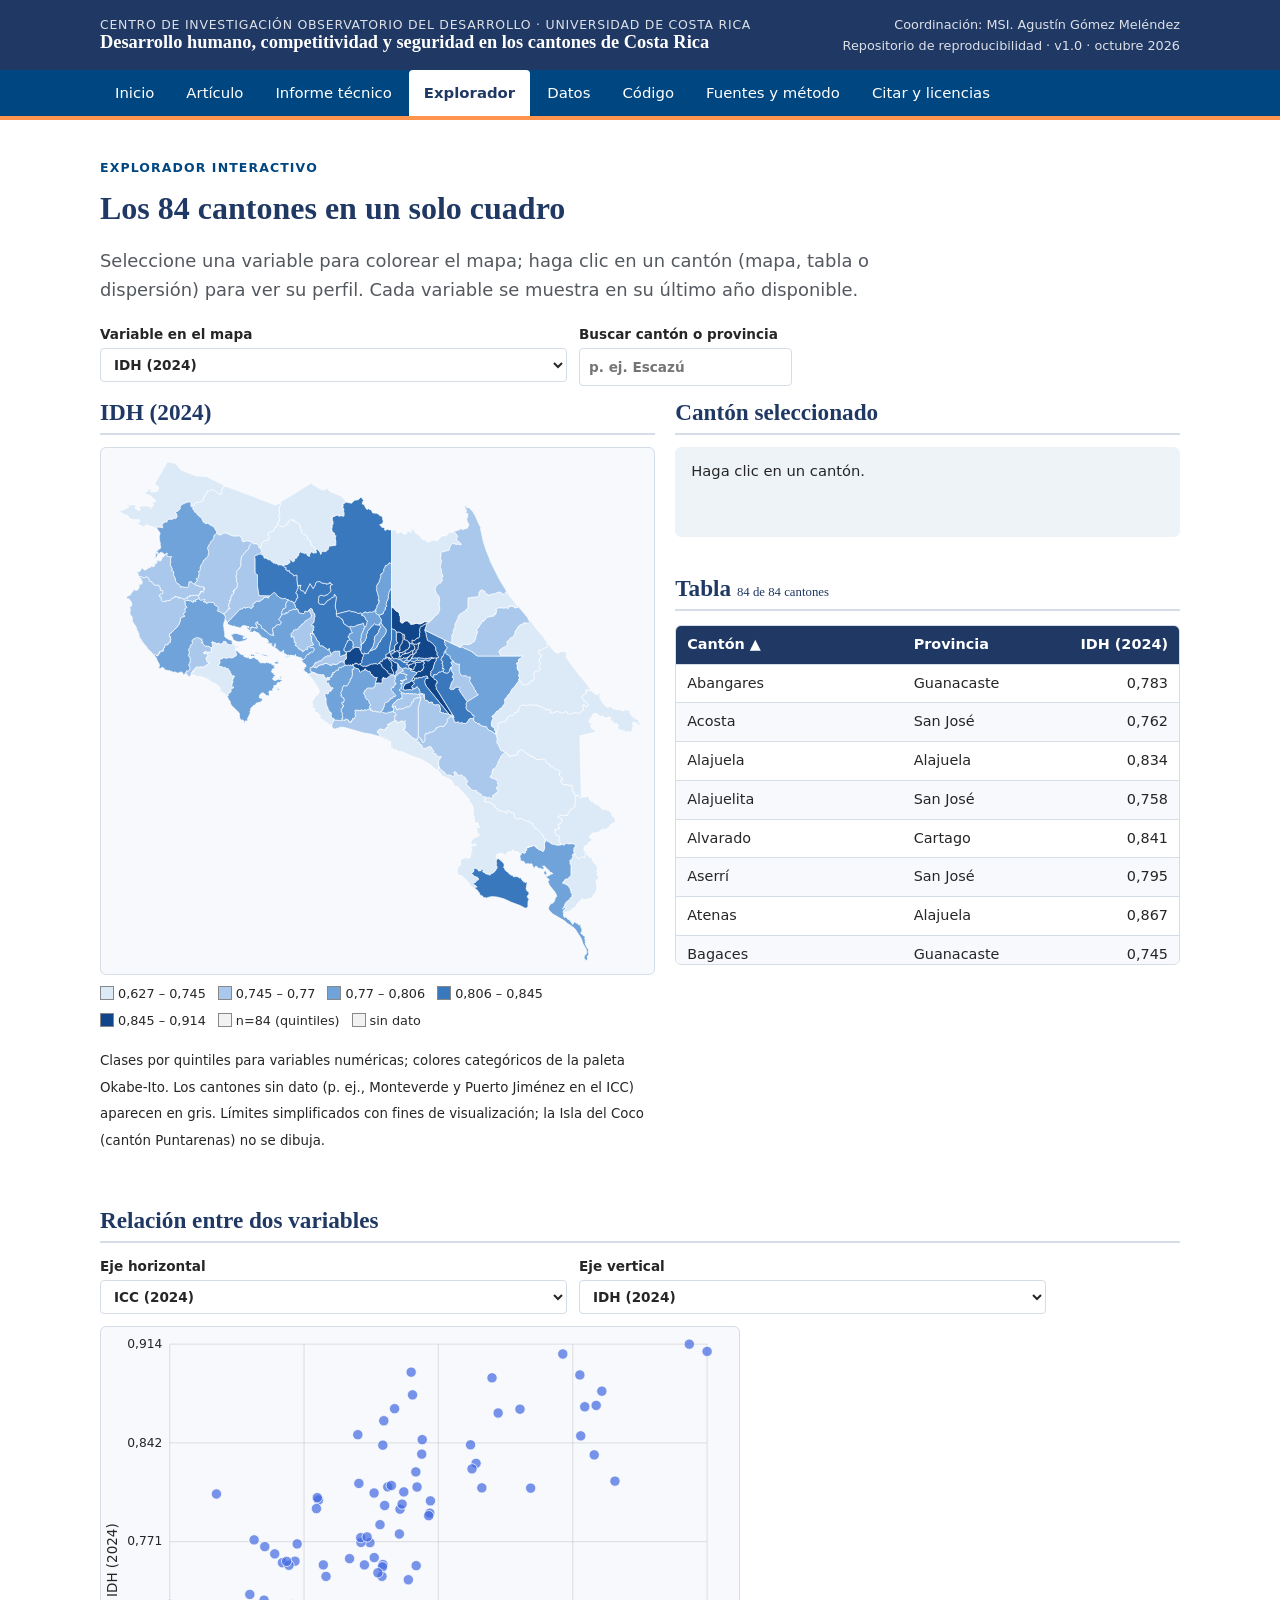
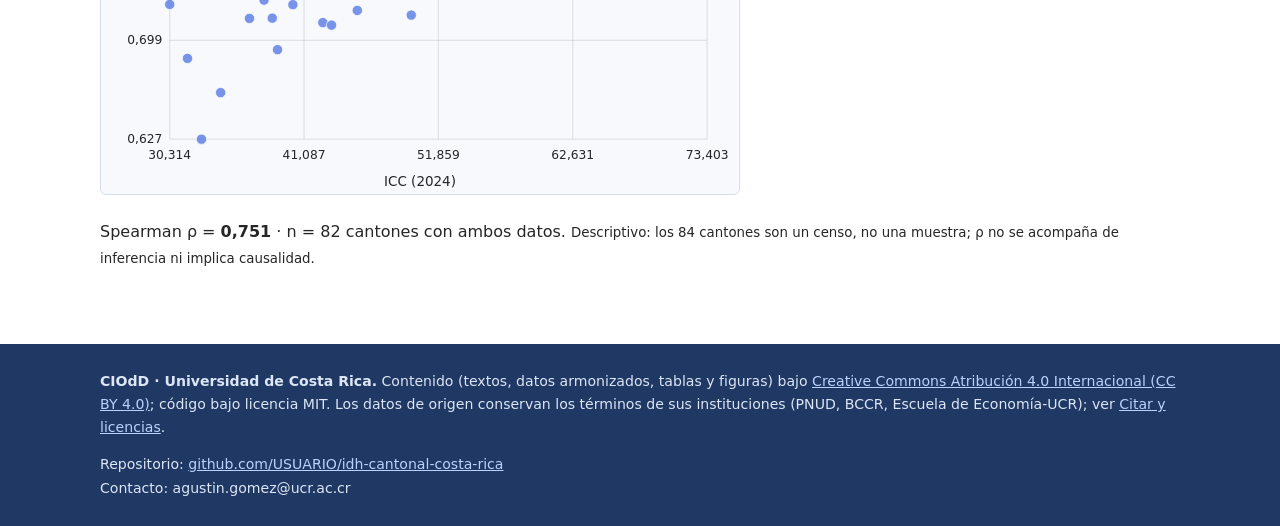
<file: explorador.html>
<!doctype html>
<html lang="es"><head><meta charset="utf-8"><meta name="viewport" content="width=device-width,initial-scale=1">
<title>Explorador · IDH cantonal de Costa Rica</title>
<meta name="description" content="Mapa, tabla y diagrama de dispersión interactivos de los 84 cantones de Costa Rica.">
<meta name="color-scheme" content="light dark">
<link rel="stylesheet" href="assets/css/site.css">
<link rel="icon" href="data:image/svg+xml,%3Csvg xmlns='http://www.w3.org/2000/svg' viewBox='0 0 32 32'%3E%3Crect width='32' height='32' rx='5' fill='%23004782'/%3E%3Crect x='6' y='17' width='5' height='9' fill='%23fff'/%3E%3Crect x='14' y='11' width='5' height='15' fill='%23FF944E'/%3E%3Crect x='22' y='6' width='5' height='20' fill='%23fff'/%3E%3C/svg%3E">
</head><body>
<a class="skip" href="#main">Saltar al contenido</a>
<header class="masthead"><div class="wrap">
<div class="brand"><span class="inst">Centro de Investigación Observatorio del Desarrollo · Universidad de Costa Rica</span>
<a class="title" href="index.html">Desarrollo humano, competitividad y seguridad en los cantones de Costa Rica</a></div>
<div class="coord">Coordinación: MSI. Agustín Gómez Meléndez<br>Repositorio de reproducibilidad · v1.0 · octubre 2026</div></div></header>
<nav class="tabs" aria-label="Secciones del sitio"><div class="wrap"><ul><li><a href="index.html">Inicio</a></li><li><a href="articulo.html">Artículo</a></li><li><a href="informe.html">Informe técnico</a></li><li><a href="explorador.html" aria-current="page">Explorador</a></li><li><a href="datos.html">Datos</a></li><li><a href="codigo.html">Código</a></li><li><a href="fuentes.html">Fuentes y método</a></li><li><a href="citar.html">Citar y licencias</a></li></ul></div></nav>
<main id="main"><div class="wrap">

<p class="kicker">Explorador interactivo</p><h1>Los 84 cantones en un solo cuadro</h1>
<p class="lead">Seleccione una variable para colorear el mapa; haga clic en un cantón (mapa, tabla o dispersión) para ver su perfil. Cada variable se muestra en su último año disponible.</p>
<div class="controls"><label>Variable en el mapa<select id="var"></select></label><label>Buscar cantón o provincia<input type="search" id="q" placeholder="p. ej. Escazú"></label></div>
<div class="explorer">
<div><h2 style="margin-top:0" id="maptitle">Mapa</h2><div id="mapbox"><svg id="map" role="group" aria-label="Mapa cantonal de Costa Rica"></svg></div><div class="legend" id="legend" aria-label="Leyenda"></div>
<p><small>Clases por quintiles para variables numéricas; colores categóricos de la paleta Okabe-Ito. Los cantones sin dato (p. ej., Monteverde y Puerto Jiménez en el ICC) aparecen en gris. Límites simplificados con fines de visualización; la Isla del Coco (cantón Puntarenas) no se dibuja.</small></p></div>
<div><h2 style="margin-top:0">Cantón seleccionado</h2><div id="detail">Haga clic en un cantón.</div>
<h2>Tabla <small id="count" style="font-weight:400;font-size:.8rem"></small></h2><div class="tablewrap" style="max-height:340px;overflow:auto"><table id="tbl"></table></div></div></div>
<h2>Relación entre dos variables</h2>
<div class="controls"><label>Eje horizontal<select id="xv"></select></label><label>Eje vertical<select id="yv"></select></label></div>
<svg id="scatter" role="img" aria-label="Diagrama de dispersión de los cantones" style="max-width:640px"></svg>
<p id="rho" aria-live="polite"></p>
<div id="tip" role="tooltip"></div>
<script src="assets/data/explorador-datos.js"></script>
<script src="assets/js/explorador.js"></script>
</div></main>
<footer><div class="wrap cc"><div>
<strong>CIOdD · Universidad de Costa Rica.</strong> Contenido (textos, datos armonizados, tablas y figuras) bajo
<a href="https://creativecommons.org/licenses/by/4.0/deed.es">Creative Commons Atribución 4.0 Internacional (CC BY 4.0)</a>; código bajo licencia MIT.
Los datos de origen conservan los términos de sus instituciones (PNUD, BCCR, Escuela de Economía-UCR); ver <a href="citar.html">Citar y licencias</a>.</div>
<div>Repositorio: <a href="https://github.com/USUARIO/idh-cantonal-costa-rica">github.com/USUARIO/idh-cantonal-costa-rica</a><br>Contacto: agustin.gomez@ucr.ac.cr</div></div></footer>
<script src="assets/js/site.js"></script>
</body></html>
</file>
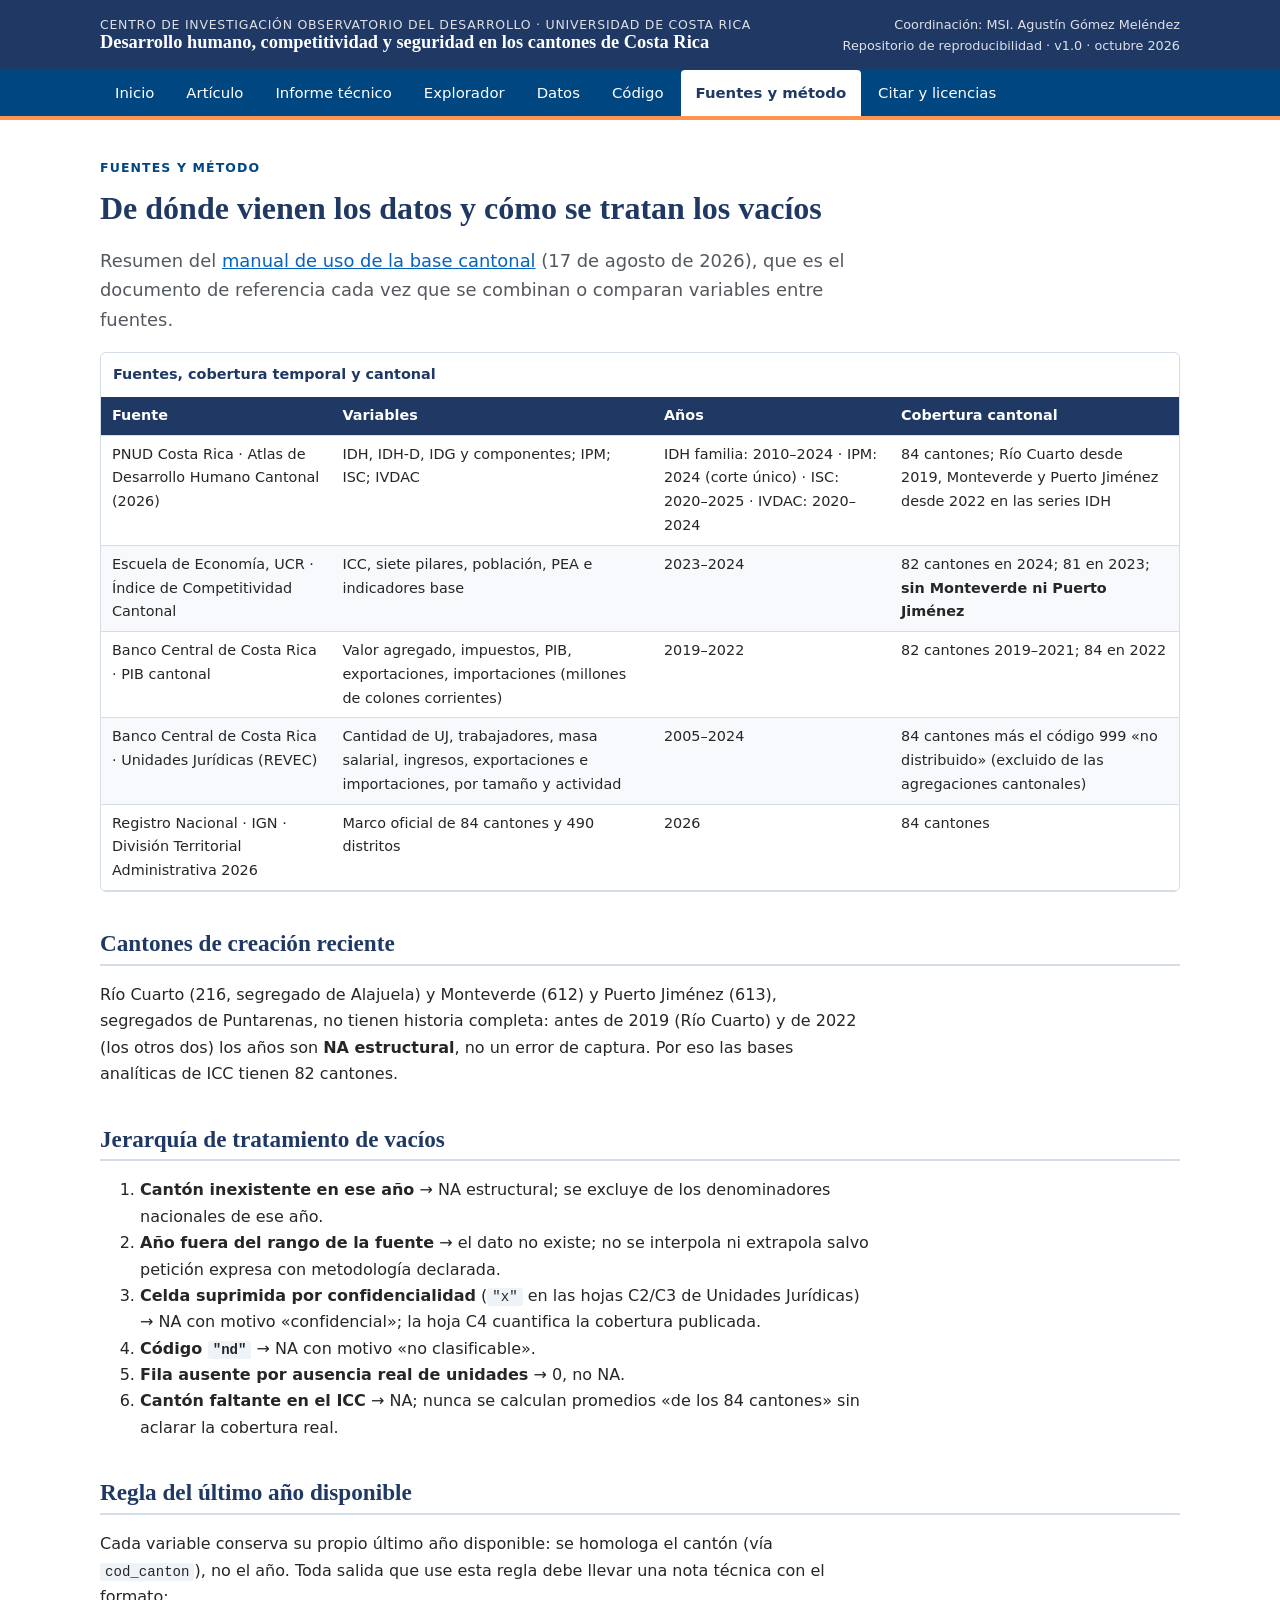
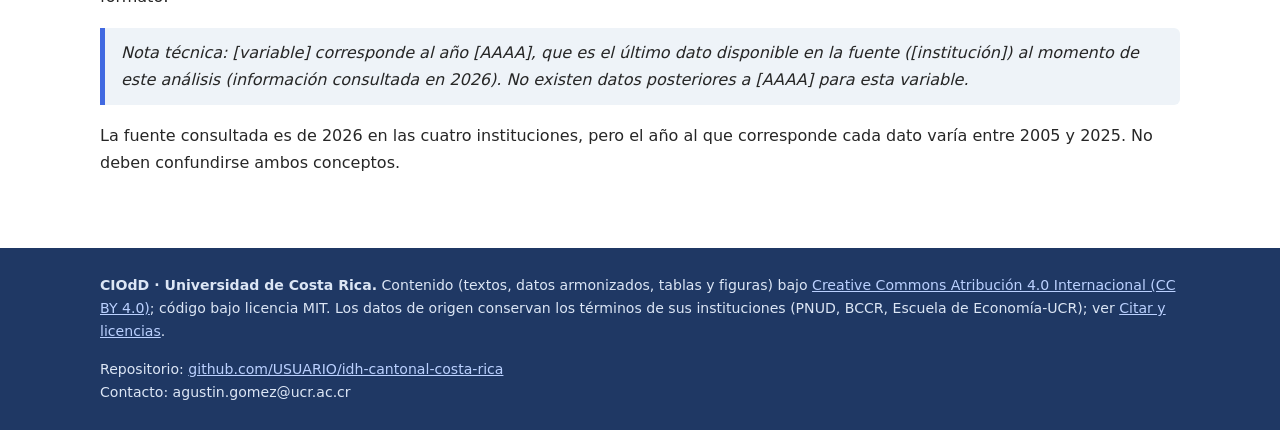
<file: fuentes.html>
<!doctype html>
<html lang="es"><head><meta charset="utf-8"><meta name="viewport" content="width=device-width,initial-scale=1">
<title>Fuentes y método · IDH cantonal de Costa Rica</title>
<meta name="description" content="Fuentes de datos, cobertura temporal y cantonal, y reglas de tratamiento de vacíos.">
<meta name="color-scheme" content="light dark">
<link rel="stylesheet" href="assets/css/site.css">
<link rel="icon" href="data:image/svg+xml,%3Csvg xmlns='http://www.w3.org/2000/svg' viewBox='0 0 32 32'%3E%3Crect width='32' height='32' rx='5' fill='%23004782'/%3E%3Crect x='6' y='17' width='5' height='9' fill='%23fff'/%3E%3Crect x='14' y='11' width='5' height='15' fill='%23FF944E'/%3E%3Crect x='22' y='6' width='5' height='20' fill='%23fff'/%3E%3C/svg%3E">
</head><body>
<a class="skip" href="#main">Saltar al contenido</a>
<header class="masthead"><div class="wrap">
<div class="brand"><span class="inst">Centro de Investigación Observatorio del Desarrollo · Universidad de Costa Rica</span>
<a class="title" href="index.html">Desarrollo humano, competitividad y seguridad en los cantones de Costa Rica</a></div>
<div class="coord">Coordinación: MSI. Agustín Gómez Meléndez<br>Repositorio de reproducibilidad · v1.0 · octubre 2026</div></div></header>
<nav class="tabs" aria-label="Secciones del sitio"><div class="wrap"><ul><li><a href="index.html">Inicio</a></li><li><a href="articulo.html">Artículo</a></li><li><a href="informe.html">Informe técnico</a></li><li><a href="explorador.html">Explorador</a></li><li><a href="datos.html">Datos</a></li><li><a href="codigo.html">Código</a></li><li><a href="fuentes.html" aria-current="page">Fuentes y método</a></li><li><a href="citar.html">Citar y licencias</a></li></ul></div></nav>
<main id="main"><div class="wrap">

<p class="kicker">Fuentes y método</p><h1>De dónde vienen los datos y cómo se tratan los vacíos</h1>
<p class="lead">Resumen del <a href="data/MANUAL_DE_USO.md">manual de uso de la base cantonal</a> (17 de agosto de 2026), que es el documento de referencia cada vez que se combinan o comparan variables entre fuentes.</p>
<div class="tablewrap"><table><caption>Fuentes, cobertura temporal y cantonal</caption><thead><tr><th>Fuente</th><th>Variables</th><th>Años</th><th>Cobertura cantonal</th></tr></thead><tbody>
<tr><td>PNUD Costa Rica · Atlas de Desarrollo Humano Cantonal (2026)</td><td>IDH, IDH-D, IDG y componentes; IPM; ISC; IVDAC</td><td>IDH familia: 2010–2024 · IPM: 2024 (corte único) · ISC: 2020–2025 · IVDAC: 2020–2024</td><td>84 cantones; Río Cuarto desde 2019, Monteverde y Puerto Jiménez desde 2022 en las series IDH</td></tr>
<tr><td>Escuela de Economía, UCR · Índice de Competitividad Cantonal</td><td>ICC, siete pilares, población, PEA e indicadores base</td><td>2023–2024</td><td>82 cantones en 2024; 81 en 2023; <strong>sin Monteverde ni Puerto Jiménez</strong></td></tr>
<tr><td>Banco Central de Costa Rica · PIB cantonal</td><td>Valor agregado, impuestos, PIB, exportaciones, importaciones (millones de colones corrientes)</td><td>2019–2022</td><td>82 cantones 2019–2021; 84 en 2022</td></tr>
<tr><td>Banco Central de Costa Rica · Unidades Jurídicas (REVEC)</td><td>Cantidad de UJ, trabajadores, masa salarial, ingresos, exportaciones e importaciones, por tamaño y actividad</td><td>2005–2024</td><td>84 cantones más el código 999 «no distribuido» (excluido de las agregaciones cantonales)</td></tr>
<tr><td>Registro Nacional · IGN · División Territorial Administrativa 2026</td><td>Marco oficial de 84 cantones y 490 distritos</td><td>2026</td><td>84 cantones</td></tr></tbody></table></div>
<h2>Cantones de creación reciente</h2>
<div class="prose"><p>Río Cuarto (216, segregado de Alajuela) y Monteverde (612) y Puerto Jiménez (613), segregados de Puntarenas, no tienen historia completa: antes de 2019 (Río Cuarto) y de 2022 (los otros dos) los años son <strong>NA estructural</strong>, no un error de captura. Por eso las bases analíticas de ICC tienen 82 cantones.</p></div>
<h2>Jerarquía de tratamiento de vacíos</h2>
<ol class="prose">
<li><strong>Cantón inexistente en ese año</strong> → NA estructural; se excluye de los denominadores nacionales de ese año.</li>
<li><strong>Año fuera del rango de la fuente</strong> → el dato no existe; no se interpola ni extrapola salvo petición expresa con metodología declarada.</li>
<li><strong>Celda suprimida por confidencialidad</strong> (<code>"x"</code> en las hojas C2/C3 de Unidades Jurídicas) → NA con motivo «confidencial»; la hoja C4 cuantifica la cobertura publicada.</li>
<li><strong>Código <code>"nd"</code></strong> → NA con motivo «no clasificable».</li>
<li><strong>Fila ausente por ausencia real de unidades</strong> → 0, no NA.</li>
<li><strong>Cantón faltante en el ICC</strong> → NA; nunca se calculan promedios «de los 84 cantones» sin aclarar la cobertura real.</li></ol>
<h2>Regla del último año disponible</h2>
<div class="prose"><p>Cada variable conserva su propio último año disponible: se homologa el cantón (vía <code>cod_canton</code>), no el año. Toda salida que use esta regla debe llevar una nota técnica con el formato:</p></div>
<div class="note"><em>Nota técnica: [variable] corresponde al año [AAAA], que es el último dato disponible en la fuente ([institución]) al momento de este análisis (información consultada en 2026). No existen datos posteriores a [AAAA] para esta variable.</em></div>
<p>La fuente consultada es de 2026 en las cuatro instituciones, pero el año al que corresponde cada dato varía entre 2005 y 2025. No deben confundirse ambos conceptos.</p>
</div></main>
<footer><div class="wrap cc"><div>
<strong>CIOdD · Universidad de Costa Rica.</strong> Contenido (textos, datos armonizados, tablas y figuras) bajo
<a href="https://creativecommons.org/licenses/by/4.0/deed.es">Creative Commons Atribución 4.0 Internacional (CC BY 4.0)</a>; código bajo licencia MIT.
Los datos de origen conservan los términos de sus instituciones (PNUD, BCCR, Escuela de Economía-UCR); ver <a href="citar.html">Citar y licencias</a>.</div>
<div>Repositorio: <a href="https://github.com/USUARIO/idh-cantonal-costa-rica">github.com/USUARIO/idh-cantonal-costa-rica</a><br>Contacto: agustin.gomez@ucr.ac.cr</div></div></footer>
<script src="assets/js/site.js"></script>
</body></html>
</file>
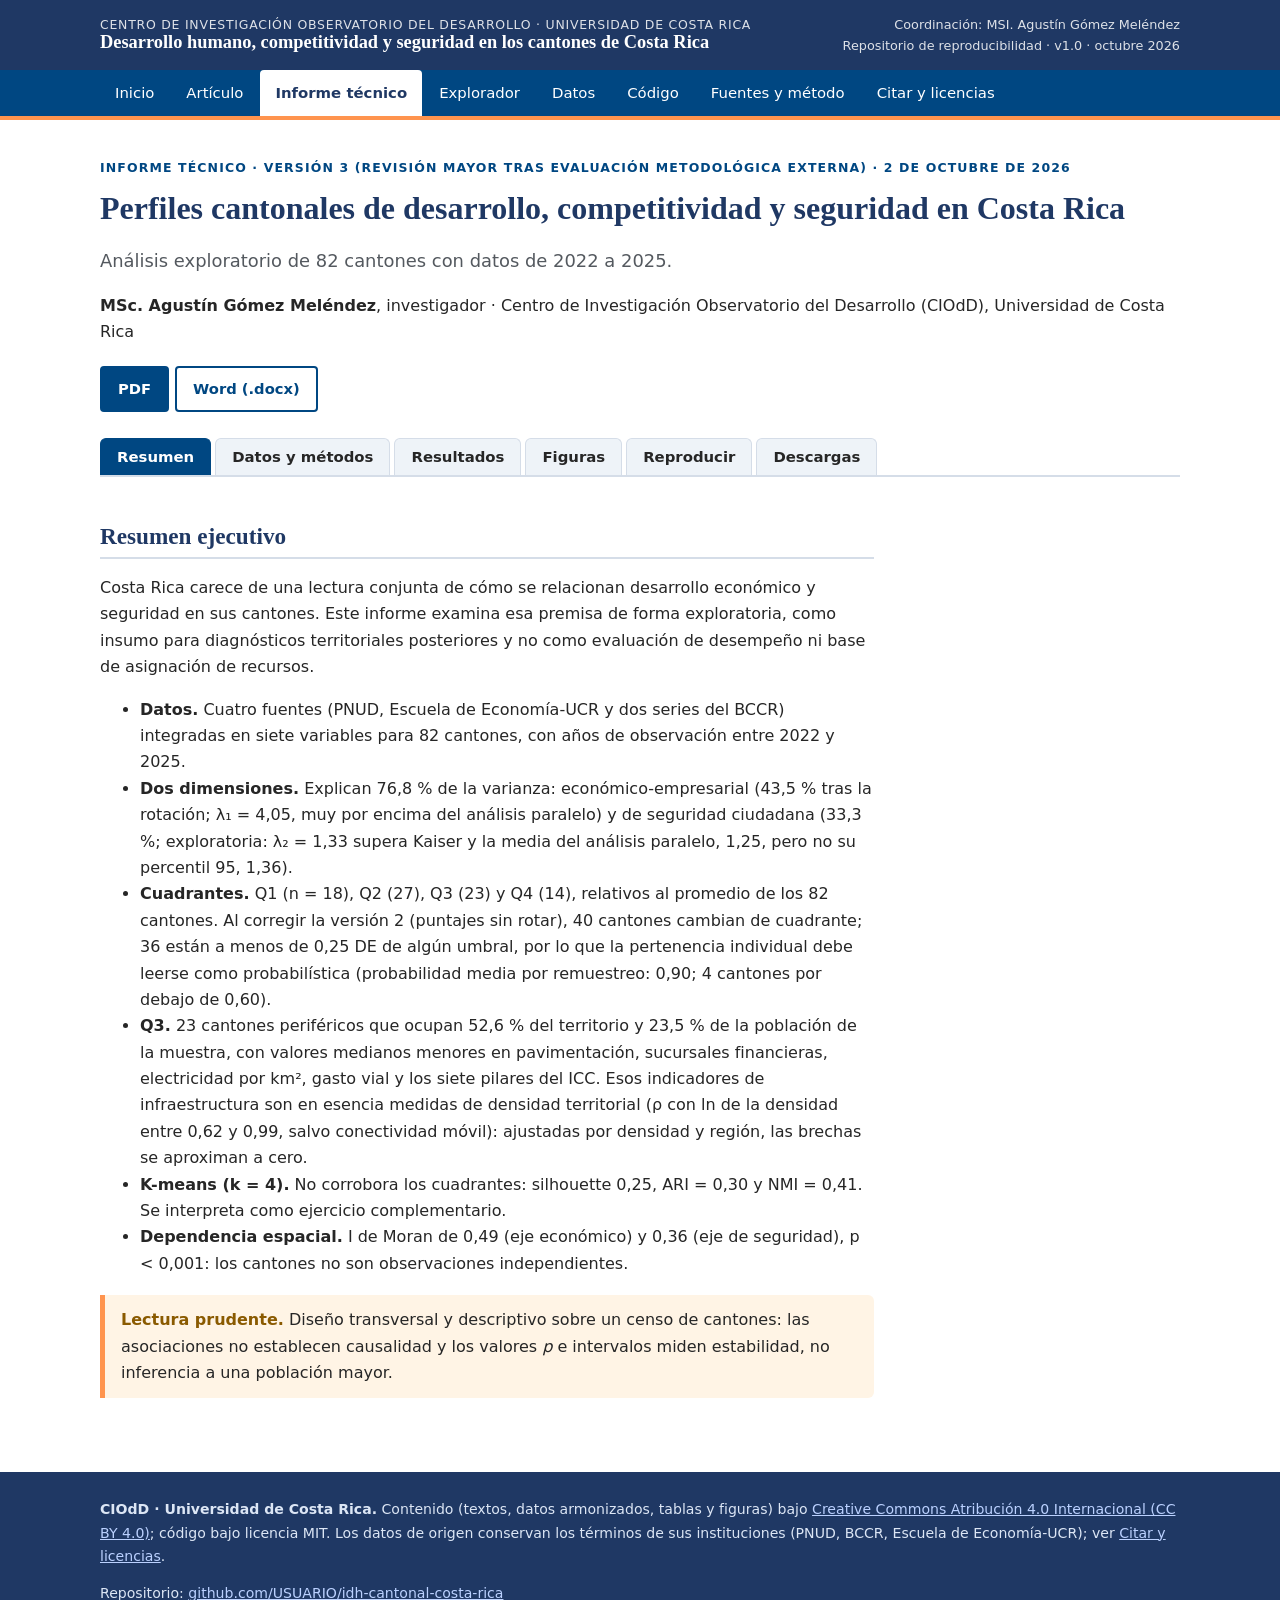
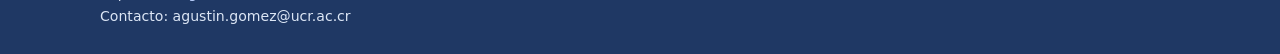
<file: informe.html>
<!doctype html>
<html lang="es"><head><meta charset="utf-8"><meta name="viewport" content="width=device-width,initial-scale=1">
<title>Informe técnico · IDH cantonal de Costa Rica</title>
<meta name="description" content="Perfiles cantonales de desarrollo, competitividad y seguridad en Costa Rica: análisis exploratorio de 82 cantones, versión 3.">
<meta name="color-scheme" content="light dark">
<link rel="stylesheet" href="assets/css/site.css">
<link rel="icon" href="data:image/svg+xml,%3Csvg xmlns='http://www.w3.org/2000/svg' viewBox='0 0 32 32'%3E%3Crect width='32' height='32' rx='5' fill='%23004782'/%3E%3Crect x='6' y='17' width='5' height='9' fill='%23fff'/%3E%3Crect x='14' y='11' width='5' height='15' fill='%23FF944E'/%3E%3Crect x='22' y='6' width='5' height='20' fill='%23fff'/%3E%3C/svg%3E">
</head><body>
<a class="skip" href="#main">Saltar al contenido</a>
<header class="masthead"><div class="wrap">
<div class="brand"><span class="inst">Centro de Investigación Observatorio del Desarrollo · Universidad de Costa Rica</span>
<a class="title" href="index.html">Desarrollo humano, competitividad y seguridad en los cantones de Costa Rica</a></div>
<div class="coord">Coordinación: MSI. Agustín Gómez Meléndez<br>Repositorio de reproducibilidad · v1.0 · octubre 2026</div></div></header>
<nav class="tabs" aria-label="Secciones del sitio"><div class="wrap"><ul><li><a href="index.html">Inicio</a></li><li><a href="articulo.html">Artículo</a></li><li><a href="informe.html" aria-current="page">Informe técnico</a></li><li><a href="explorador.html">Explorador</a></li><li><a href="datos.html">Datos</a></li><li><a href="codigo.html">Código</a></li><li><a href="fuentes.html">Fuentes y método</a></li><li><a href="citar.html">Citar y licencias</a></li></ul></div></nav>
<main id="main"><div class="wrap">

<p class="kicker">Informe técnico · versión 3 (revisión mayor tras evaluación metodológica externa) · 2 de octubre de 2026</p>
<h1>Perfiles cantonales de desarrollo, competitividad y seguridad en Costa Rica</h1>
<p class="lead">Análisis exploratorio de 82 cantones con datos de 2022 a 2025.</p>
<p><strong>MSc. Agustín Gómez Meléndez</strong>, investigador · Centro de Investigación Observatorio del Desarrollo (CIOdD), Universidad de Costa Rica</p>
<p><a class="btn" href="documentos/Informe_Tecnico_Perfiles_Cantonales_v3_2026-10-02.pdf">PDF</a><a class="btn alt" href="documentos/Informe_Tecnico_Perfiles_Cantonales_v3_2026-10-02.docx">Word (.docx)</a></p>
<div class="subtabs" role="tablist" aria-label="Secciones del informe" data-tabs>
<button role="tab" aria-controls="inf-resumen" id="u1">Resumen</button><button role="tab" aria-controls="inf-metodos" id="u2">Datos y métodos</button>
<button role="tab" aria-controls="inf-resultados" id="u3">Resultados</button><button role="tab" aria-controls="inf-figuras" id="u4">Figuras</button>
<button role="tab" aria-controls="inf-repro" id="u5">Reproducir</button><button role="tab" aria-controls="inf-descargas" id="u6">Descargas</button></div>

<section id="inf-resumen" class="tabpanel prose" role="tabpanel" aria-labelledby="u1">
<h2>Resumen ejecutivo</h2>
<p>Costa Rica carece de una lectura conjunta de cómo se relacionan desarrollo económico y seguridad en sus cantones. Este informe examina esa premisa de forma exploratoria, como insumo para diagnósticos territoriales posteriores y no como evaluación de desempeño ni base de asignación de recursos.</p>
<ul>
<li><strong>Datos.</strong> Cuatro fuentes (PNUD, Escuela de Economía-UCR y dos series del BCCR) integradas en siete variables para 82 cantones, con años de observación entre 2022 y 2025.</li>
<li><strong>Dos dimensiones.</strong> Explican 76,8 % de la varianza: económico-empresarial (43,5 % tras la rotación; λ₁ = 4,05, muy por encima del análisis paralelo) y de seguridad ciudadana (33,3 %; exploratoria: λ₂ = 1,33 supera Kaiser y la media del análisis paralelo, 1,25, pero no su percentil 95, 1,36).</li>
<li><strong>Cuadrantes.</strong> Q1 (n = 18), Q2 (27), Q3 (23) y Q4 (14), relativos al promedio de los 82 cantones. Al corregir la versión 2 (puntajes sin rotar), 40 cantones cambian de cuadrante; 36 están a menos de 0,25 DE de algún umbral, por lo que la pertenencia individual debe leerse como probabilística (probabilidad media por remuestreo: 0,90; 4 cantones por debajo de 0,60).</li>
<li><strong>Q3.</strong> 23 cantones periféricos que ocupan 52,6 % del territorio y 23,5 % de la población de la muestra, con valores medianos menores en pavimentación, sucursales financieras, electricidad por km², gasto vial y los siete pilares del ICC. Esos indicadores de infraestructura son en esencia medidas de densidad territorial (ρ con ln de la densidad entre 0,62 y 0,99, salvo conectividad móvil): ajustadas por densidad y región, las brechas se aproximan a cero.</li>
<li><strong>K-means (k = 4).</strong> No corrobora los cuadrantes: silhouette 0,25, ARI = 0,30 y NMI = 0,41. Se interpreta como ejercicio complementario.</li>
<li><strong>Dependencia espacial.</strong> I de Moran de 0,49 (eje económico) y 0,36 (eje de seguridad), p &lt; 0,001: los cantones no son observaciones independientes.</li></ul>
<div class="note warn"><strong>Lectura prudente.</strong> Diseño transversal y descriptivo sobre un censo de cantones: las asociaciones no establecen causalidad y los valores <em>p</em> e intervalos miden estabilidad, no inferencia a una población mayor.</div>
</section>

<section id="inf-metodos" class="tabpanel prose" role="tabpanel" aria-labelledby="u2" hidden>
<h2>Datos y métodos</h2>
<p>Siete variables, cada una en su último año disponible: IDH 2024, ICC 2024, PIB per cápita 2022, UJ por 1.000 habitantes 2024, ISC 2025, IPM 2024 e IVDAC 2024. Monteverde y Puerto Jiménez quedan fuera por falta de cobertura del ICC. Ver <a href="fuentes.html">Fuentes y método</a>.</p>
<ul><li><strong>PCA</strong> sobre la matriz de correlaciones, con KMO, Bartlett, análisis paralelo de Horn y varimax con normalización de Kaiser; puntajes calculados directamente en el espacio rotado (S<sub>rot</sub> = Z V Λ<sup>−1/2</sup> R), con signo orientado por el ICC (eje económico) y el ISC (eje de seguridad).</li>
<li><strong>Cuadrantes</strong> por signo de cada eje respecto del promedio de los 82 cantones, con estabilidad por remuestreo, sensibilidad S1–S7 y exclusión de un cantón.</li>
<li><strong>K-means</strong> con k = 2 a 8 (cinco transformaciones, 300 inicios), Gower jerárquico, ARI y NMI frente a los cuadrantes.</li>
<li><strong>Ejercicio 2 (Q3 frente al resto):</strong> Mann-Whitney, rank-biserial, TOST de equivalencia, ajuste por densidad y región (OLS HC3 y modelo de error espacial), exclusión de un dominio para evitar circularidad.</li>
<li><strong>Dependencia espacial:</strong> I de Moran, LISA con FDR (9.999 permutaciones), ponderación por población.</li>
<li><strong>Índice de rezago relativo</strong> con 13 escenarios de sensibilidad.</li></ul>
<p>Parámetros: semilla maestra <code>20261002</code>; bootstrap de 5.000 remuestreos (2.000 para cargas, 1.000 para pertenencia a cuadrantes, 400 para estabilidad de K-means).</p>
</section>

<section id="inf-resultados" class="tabpanel" role="tabpanel" aria-labelledby="u3" hidden>
<h2>Hallazgos del ejercicio 2 (Q3 frente al resto) y del eje de seguridad</h2>
<div class="prose"><ul>
<li>Ajustadas por densidad y región, las brechas de pavimentación, sucursales, electricidad y gasto vial se aproximan a cero (−0,12 a 0,19 DE). Persisten con claridad una mayor proporción de llamadas completadas (+0,83 DE; q = 0,031) y, de forma sugestiva pero no robusta, menor acceso a Internet (−0,37 DE; q = 0,075) y menores pilares Económico y de Gobierno (≈ −0,60 DE; q = 0,069).</li>
<li>La cobertura móvil es estadísticamente equivalente entre grupos dentro de ±0,5 DE (TOST, p = 0,026).</li>
<li>Sin circularidad (eje de seguridad construido sin la familia de variables asociada), los pilares Innovación, Calidad de vida e Infraestructura del ICC se asocian positivamente con el eje de seguridad (r = 0,36 a 0,44); Económico, Empresarial y Laboral no muestran asociación.</li>
<li>Entre los componentes del IVDAC, Demanda (r = −0,52) y Manifestación de violencia (−0,46) son los más asociados, con intervalos que se solapan: no puede afirmarse que uno pese más que el otro.</li></ul></div>
<h2>Tablas de referencia (CSV)</h2>
<div class="tablewrap"><table><caption>Selección de las 54 tablas de referencia verificadas</caption><thead><tr><th>Contenido</th><th>Archivo</th></tr></thead><tbody><tr><td>Estadística descriptiva</td><td><a href="informe/resultados_referencia/tablas/T01_descriptivos.csv">T01_descriptivos.csv</a></td></tr><tr><td>Valores extremos (Tukey)</td><td><a href="informe/resultados_referencia/tablas/T01b_extremos_tukey.csv">T01b_extremos_tukey.csv</a></td></tr><tr><td>21 correlaciones (Pearson/Spearman, IC, FDR)</td><td><a href="informe/resultados_referencia/tablas/T02_correlaciones_21_pares.csv">T02_correlaciones_21_pares.csv</a></td></tr><tr><td>KMO</td><td><a href="informe/resultados_referencia/tablas/T03a_kmo.csv">T03a_kmo.csv</a></td></tr><tr><td>Autovalores y análisis paralelo</td><td><a href="informe/resultados_referencia/tablas/T03b_autovalores_analisis_paralelo.csv">T03b_autovalores_analisis_paralelo.csv</a></td></tr><tr><td>Cargas rotadas y comunalidades</td><td><a href="informe/resultados_referencia/tablas/T03c_cargas_comunalidades.csv">T03c_cargas_comunalidades.csv</a></td></tr><tr><td>Transición de cuadrantes (sin rotar → rotado)</td><td><a href="informe/resultados_referencia/tablas/T04a_matriz_transicion.csv">T04a_matriz_transicion.csv</a></td></tr><tr><td>Cuadrantes cantón por cantón</td><td><a href="informe/resultados_referencia/tablas/T04b_cuadrantes_canton_por_canton.csv">T04b_cuadrantes_canton_por_canton.csv</a></td></tr><tr><td>Estabilidad de la pertenencia a cuadrante (bootstrap)</td><td><a href="informe/resultados_referencia/tablas/T05c_estabilidad_cuadrante_bootstrap.csv">T05c_estabilidad_cuadrante_bootstrap.csv</a></td></tr><tr><td>Selección de k en K-means</td><td><a href="informe/resultados_referencia/tablas/T06a_seleccion_k.csv">T06a_seleccion_k.csv</a></td></tr><tr><td>Q3 frente al resto: infraestructura</td><td><a href="informe/resultados_referencia/tablas/T08a_q3rot_vs_resto_infraestructura.csv">T08a_q3rot_vs_resto_infraestructura.csv</a></td></tr><tr><td>Q3 frente al resto: pilares del ICC</td><td><a href="informe/resultados_referencia/tablas/T08b_q3rot_vs_resto_pilares.csv">T08b_q3rot_vs_resto_pilares.csv</a></td></tr><tr><td>Brechas ajustadas por densidad y región: infraestructura</td><td><a href="informe/resultados_referencia/tablas/T10a_ajustado_infra.csv">T10a_ajustado_infra.csv</a></td></tr><tr><td>Brechas ajustadas: pilares</td><td><a href="informe/resultados_referencia/tablas/T10b_ajustado_pilares.csv">T10b_ajustado_pilares.csv</a></td></tr><tr><td>Eje de seguridad: descomposición interna</td><td><a href="informe/resultados_referencia/tablas/T11a_panelA_interno.csv">T11a_panelA_interno.csv</a></td></tr><tr><td>Eje de seguridad: comparación externa</td><td><a href="informe/resultados_referencia/tablas/T11b_panelB_externo.csv">T11b_panelB_externo.csv</a></td></tr><tr><td>I de Moran global</td><td><a href="informe/resultados_referencia/tablas/T14_moran_global.csv">T14_moran_global.csv</a></td></tr><tr><td>LISA por cantón</td><td><a href="informe/resultados_referencia/tablas/T15_lisa.csv">T15_lisa.csv</a></td></tr><tr><td>Índice de rezago relativo (82 cantones)</td><td><a href="informe/resultados_referencia/tablas/T16c_indice_rezago_82.csv">T16c_indice_rezago_82.csv</a></td></tr><tr><td>Sumas SHA-256 de los archivos de entrada</td><td><a href="informe/resultados_referencia/tablas/A03_hashes_archivos_fuente.csv">A03_hashes_archivos_fuente.csv</a></td></tr></tbody></table></div>
<p>El conjunto completo está en <code>informe/resultados_referencia/tablas/</code>.</p>
</section>

<section id="inf-figuras" class="tabpanel" role="tabpanel" aria-labelledby="u4" hidden><h2>Figuras</h2><figure id="ifig-1"><img src="assets/img/informe/fig01_distribuciones.png" alt="Siete diagramas de caja con los 82 cantones superpuestos como puntos, uno por variable (IDH, ICC, PIB per cápita, unidades jurídicas por mil habitantes, ISC, IPM e IVDAC). El PIB per cápita y el IPM muestran valores extremos altos; el IDH es el más homogéneo." loading="lazy"><figcaption><strong>Figura 1.</strong> Distribución de las siete variables (n = 82 cantones, cada una en su último año disponible); cada punto es un cantón.</figcaption></figure><figure id="ifig-2"><img src="assets/img/informe/fig02_correlaciones.png" alt="Matriz de correlación entre las siete variables: Pearson en el triángulo inferior y Spearman en el superior. Las asociaciones más fuertes son ISC con IVDAC (negativa), IDH con ICC y el ICC con unidades jurídicas por habitante (positivas)." loading="lazy"><figcaption><strong>Figura 2.</strong> Matriz de correlación entre las siete variables (n = 82): Pearson en el triángulo inferior y Spearman en el superior.</figcaption></figure><figure id="ifig-3"><img src="assets/img/informe/fig03_scree_paralelo.png" alt="Gráfico de sedimentación: el primer autovalor (4,05) supera claramente al análisis paralelo; el segundo (1,33) supera la media del análisis paralelo (1,25) y el criterio de Kaiser, pero queda ligeramente por debajo del percentil 95 (1,36)." loading="lazy"><figcaption><strong>Figura 3.</strong> Gráfico de sedimentación con el análisis paralelo de Horn (datos normales y permutación de columnas).</figcaption></figure><figure id="ifig-4"><img src="assets/img/informe/fig04_plano_ejes_rotados.png" alt="Dispersión de los 82 cantones según sus puntajes rotados en el eje económico-empresarial (horizontal) y el eje de seguridad (vertical). Los cuatro cuadrantes se distinguen por color y forma de marcador; se superponen los vectores de las siete variables según sus cargas rotadas." loading="lazy"><figcaption><strong>Figura 4.</strong> Cantones en el plano de los puntajes rotados (eje económico-empresarial y eje de seguridad), con los vectores de cargas de las siete variables.</figcaption></figure><figure id="ifig-5"><img src="assets/img/informe/fig05_mapa_cuadrantes.png" alt="Dos mapas de Costa Rica con los cuadrantes cantonales: a la izquierda según puntajes sin rotar y a la derecha según puntajes rotados. Los colores (azul, verde, bermellón, naranja) identifican Q1 a Q4 y un sombreado diagonal indica los dos cantones sin dato." loading="lazy"><figcaption><strong>Figura 5.</strong> Cuadrantes cantonales con puntajes sin rotar (versión 2; izquierda) y con puntajes rotados (versión 3; derecha). Monteverde y Puerto Jiménez, sin cobertura del ICC, aparecen sin dato.</figcaption></figure><figure id="ifig-6"><img src="assets/img/informe/fig06_seleccion_k.png" alt="Cuatro paneles que comparan soluciones de K-means con k de 2 a 8: índice de silhouette, índice de Calinski-Harabasz, índice de Davies-Bouldin y estabilidad por remuestreo (Jaccard medio, k de 2 a 6). La separación es débil en todos los casos y mayor con k=2 o k=3 que con k=4." loading="lazy"><figcaption><strong>Figura 6.</strong> Selección de k en K-means (2 a 8): silhouette, Calinski-Harabasz, Davies-Bouldin y estabilidad por remuestreo.</figcaption></figure><figure id="ifig-7"><img src="assets/img/informe/fig09_lisa.png" alt="Dos mapas de agrupamientos locales de Moran (LISA) para el eje económico y el eje de seguridad. Tras corregir por comparaciones múltiples quedan seis cantones alto-alto y uno bajo-bajo en el eje económico y ninguno en el eje de seguridad; los agrupamientos con p menor que 0,05 sin ajuste se muestran en color tenue." loading="lazy"><figcaption><strong>Figura 7.</strong> Agrupamientos locales de Moran (LISA) para los ejes económico y de seguridad. Colores intensos: significativos tras FDR; tenues: p < 0,05 sin ajuste.</figcaption></figure><figure id="ifig-8"><img src="assets/img/informe/fig07_forest_q3.png" alt="Gráfico de bosque con quince indicadores. Panel izquierdo: diferencia cruda entre Q3 y el resto del país (correlación rank-biserial con intervalo de confianza). Panel derecho: diferencia ajustada por densidad de población y región con modelo de error espacial. Casi todas las diferencias crudas son negativas y significativas; tras el ajuste, la mayoría de las diferencias de infraestructura se acercan a cero." loading="lazy"><figcaption><strong>Figura 8.</strong> Diferencias entre Q3 y el resto: tamaño de efecto crudo (rank-biserial) y coeficiente ajustado por densidad y región (modelo de error espacial), con intervalos de confianza del 95 %.</figcaption></figure><figure id="ifig-9"><img src="assets/img/informe/fig08_eje_seguridad_paneles.png" alt="Gráfico de puntos con intervalos de confianza de la correlación de once componentes (siete pilares del ICC y cuatro componentes del IVDAC) con el eje de seguridad. En gris, el eje que incluye todas las variables (descomposición interna); en azul, el eje reconstruido sin la familia de cada componente (comparación externa)." loading="lazy"><figcaption><strong>Figura 9.</strong> Correlación de once componentes con el eje de seguridad: descomposición interna (gris) y comparación externa (azul), con intervalos de confianza del 95 %.</figcaption></figure><figure id="ifig-10"><img src="assets/img/informe/fig10_rezago_rangos.png" alt="Gráfico de rangos: para los doce cantones de Q3 con mayor rezago relativo en el índice de infraestructura normalizada, muestra la posición mínima, máxima y mediana en trece escenarios de construcción del índice. Talamanca y Matina son los más estables; los demás cantones varían varias posiciones." loading="lazy"><figcaption><strong>Figura 10.</strong> Rangos de los cantones de Q3 con mayor rezago relativo en los 13 escenarios de sensibilidad.</figcaption></figure></section>

<section id="inf-repro" class="tabpanel prose" role="tabpanel" aria-labelledby="u5" hidden>
<h2>Reproducir el informe</h2>
<pre><code>git clone https://github.com/USUARIO/idh-cantonal-costa-rica.git &amp;&amp; cd idh-cantonal-costa-rica
python -m venv .venv &amp;&amp; source .venv/bin/activate
pip install -r requirements.txt
python informe/run_all.py                           # scripts 00 a 09
python informe/scripts/10_verificar_reproduccion.py # compara con las tablas de referencia</code></pre>
<p>El script <code>10_verificar_reproduccion.py</code> ejecuta todo desde cero en un directorio temporal y compara cada tabla con <code>informe/resultados_referencia/</code>; <code>09_validacion_independiente.py</code> reimplementa con NumPy/SciPy los cálculos centrales. Son dos controles distintos: el primero demuestra que el código reproduce las cifras; el segundo, que las funciones de librería producen lo mismo que una implementación independiente. Ninguno, por sí solo, demuestra que la metodología sea la adecuada.</p>
<p>Los resultados con simulación (bootstrap, permutaciones, K-means) dependen de la semilla y de las versiones de las librerías; las versiones exactas están en <code>requirements.txt</code>.</p>
</section>

<section id="inf-descargas" class="tabpanel" role="tabpanel" aria-labelledby="u6" hidden>
<h2>Descargas del informe</h2>
<ul>
<li><a href="data/armonizadas/informe_base82.csv">Base de 82 cantones</a> · <a href="data/armonizadas/informe_base84_completa.csv">Base de 84 cantones (construcción)</a></li>
<li><a href="data/armonizadas/informe_base82_con_ejes.csv">Base de 82 cantones con ejes rotados y cuadrantes</a></li>
<li><a href="data/armonizadas/informe_cuadrantes_rotados.csv">Cuadrantes rotados y originales</a> · <a href="data/armonizadas/informe_clusters.csv">Conglomerados</a></li>
<li><a href="data/DICCIONARIO_DATOS.csv">Diccionario de datos</a> · <a href="datos.html">todas las bases</a></li></ul>
</section>
</div></main>
<footer><div class="wrap cc"><div>
<strong>CIOdD · Universidad de Costa Rica.</strong> Contenido (textos, datos armonizados, tablas y figuras) bajo
<a href="https://creativecommons.org/licenses/by/4.0/deed.es">Creative Commons Atribución 4.0 Internacional (CC BY 4.0)</a>; código bajo licencia MIT.
Los datos de origen conservan los términos de sus instituciones (PNUD, BCCR, Escuela de Economía-UCR); ver <a href="citar.html">Citar y licencias</a>.</div>
<div>Repositorio: <a href="https://github.com/USUARIO/idh-cantonal-costa-rica">github.com/USUARIO/idh-cantonal-costa-rica</a><br>Contacto: agustin.gomez@ucr.ac.cr</div></div></footer>
<script src="assets/js/site.js"></script>
</body></html>
</file>
<file: assets/css/site.css>
/* Sitio académico — Repositorio IDH cantonal de Costa Rica
   Paleta tomada de ciodd.ucr.ac.cr (azul UCR #004782, azul real #4169E1, naranja #FF944E) y de la guía institucional CIOdD (azul marino #1F3864). */
:root{
  --navy:#1F3864; --ucr:#004782; --royal:#4169E1; --orange:#FF944E;
  --ink:#262626; --muted:#54595F; --line:#D5DDE8; --bg:#FFFFFF; --soft:#EEF3F8; --soft2:#F7F9FC;
  --link:#0563C1; --ok:#1B7F4B; --warn:#8A5A00; --warnbg:#FFF4E5;
  --serif: Georgia,"Times New Roman",serif; --sans: system-ui,-apple-system,"Segoe UI",Roboto,"Helvetica Neue",Arial,sans-serif;
}
@media (prefers-color-scheme: dark){
  :root{ --ink:#E8ECF2; --muted:#AAB4C3; --line:#2E3B52; --bg:#0F1624; --soft:#16203A; --soft2:#131C30; --link:#8DB4FF; --warnbg:#2B2112; --warn:#F2C77E; --ok:#6CD39B }
}
*{box-sizing:border-box}
html{scroll-behavior:smooth}
body{margin:0;background:var(--bg);color:var(--ink);font:16px/1.65 var(--sans)}
a{color:var(--link)} a:hover{text-decoration-thickness:2px}
:focus-visible{outline:3px solid var(--orange);outline-offset:2px}
.skip{position:absolute;left:-999px;top:0;background:var(--navy);color:#fff;padding:8px 12px;z-index:100}.skip:focus{left:8px}
.wrap{max-width:1120px;margin:0 auto;padding:0 20px}
/* Cabecera */
.masthead{background:var(--navy);color:#fff}
.masthead .wrap{display:flex;gap:16px;align-items:center;justify-content:space-between;padding-top:14px;padding-bottom:14px;flex-wrap:wrap}
.brand{display:flex;flex-direction:column;line-height:1.25}
.brand .inst{font-size:.78rem;letter-spacing:.06em;text-transform:uppercase;opacity:.85}
.brand .title{font:700 1.15rem var(--serif);color:#fff;text-decoration:none}
.brand .title:hover{text-decoration:underline}
.coord{font-size:.8rem;opacity:.85;text-align:right}
nav.tabs{background:var(--ucr);border-bottom:4px solid var(--orange);position:sticky;top:0;z-index:50}
nav.tabs ul{display:flex;gap:2px;margin:0;padding:0;list-style:none;overflow-x:auto}
nav.tabs a{display:block;padding:11px 15px;color:#fff;text-decoration:none;font-size:.93rem;white-space:nowrap;border-bottom:3px solid transparent;margin-bottom:-4px}
nav.tabs a:hover{background:rgba(255,255,255,.12)}
nav.tabs a[aria-current="page"]{background:var(--bg);color:var(--navy);font-weight:700;border-radius:4px 4px 0 0;border-bottom-color:var(--bg)}
@media (prefers-color-scheme: dark){nav.tabs a[aria-current="page"]{color:var(--ink)}}
/* Texto */
main{padding:28px 0 56px}
h1,h2,h3,h4{font-family:var(--serif);color:var(--navy);line-height:1.25}
@media (prefers-color-scheme: dark){h1,h2,h3,h4{color:#DCE6FF}}
h1{font-size:2rem;margin:.2em 0 .4em}
h2{font-size:1.45rem;margin:1.6em 0 .5em;padding-bottom:.25em;border-bottom:2px solid var(--line)}
h3{font-size:1.15rem;margin:1.4em 0 .4em}
.lead{font-size:1.12rem;color:var(--muted);max-width:70ch}
.kicker{font:600 .78rem var(--sans);letter-spacing:.09em;text-transform:uppercase;color:var(--ucr)}
@media (prefers-color-scheme: dark){.kicker{color:#8DB4FF}}
.prose{max-width:76ch}
.note{border-left:5px solid var(--royal);background:var(--soft);padding:12px 16px;border-radius:0 6px 6px 0;margin:18px 0}
.note.warn{border-left-color:var(--orange);background:var(--warnbg)}
.note strong:first-child{color:var(--navy)}.note.warn strong:first-child{color:var(--warn)}
@media (prefers-color-scheme: dark){.note strong:first-child{color:#DCE6FF}}
/* Tarjetas */
.grid{display:grid;gap:18px}
.grid.c2{grid-template-columns:repeat(auto-fit,minmax(320px,1fr))}
.grid.c3{grid-template-columns:repeat(auto-fit,minmax(240px,1fr))}
.card{border:1px solid var(--line);border-top:5px solid var(--ucr);border-radius:6px;padding:18px 20px;background:var(--soft2)}
.card.art{border-top-color:var(--royal)} .card.inf{border-top-color:var(--orange)}
.card h3{margin-top:0}
.btn{display:inline-block;padding:9px 16px;border-radius:4px;background:var(--ucr);color:#fff!important;text-decoration:none;font-weight:600;font-size:.92rem;margin:4px 6px 4px 0;border:2px solid var(--ucr)}
.btn:hover{background:var(--navy);border-color:var(--navy)}
.btn.alt{background:transparent;color:var(--ucr)!important}.btn.alt:hover{background:var(--soft)}
@media (prefers-color-scheme: dark){.btn.alt{color:#8DB4FF!important;border-color:#8DB4FF}}
.stats{display:grid;grid-template-columns:repeat(auto-fit,minmax(150px,1fr));gap:12px;margin:18px 0}
.stat{background:var(--soft);border-radius:6px;padding:12px 14px;border-bottom:3px solid var(--royal)}
.stat b{display:block;font:700 1.6rem var(--serif);color:var(--navy)}
@media (prefers-color-scheme: dark){.stat b{color:#DCE6FF}}
.stat span{font-size:.82rem;color:var(--muted)}
/* Pestañas internas */
.subtabs{display:flex;gap:4px;flex-wrap:wrap;border-bottom:2px solid var(--line);margin:22px 0 0}
.subtabs [role=tab]{font:600 .93rem var(--sans);background:var(--soft);color:var(--ink);border:1px solid var(--line);border-bottom:none;padding:9px 16px;border-radius:6px 6px 0 0;cursor:pointer}
.subtabs [role=tab][aria-selected=true]{background:var(--ucr);color:#fff;border-color:var(--ucr)}
.tabpanel{padding:8px 0 0}
.tabpanel[hidden]{display:none}
/* Tablas */
.tablewrap{overflow-x:auto;margin:14px 0;border:1px solid var(--line);border-radius:6px}
table{border-collapse:collapse;width:100%;font-size:.9rem}
caption{caption-side:top;text-align:left;font-weight:700;padding:10px 12px;color:var(--navy)}
@media (prefers-color-scheme: dark){caption{color:#DCE6FF}}
th,td{padding:7px 11px;text-align:left;border-bottom:1px solid var(--line);vertical-align:top}
thead th{background:var(--navy);color:#fff;position:sticky;top:0;font-weight:600}
tbody tr:nth-child(even){background:var(--soft2)}
td.num,th.num{text-align:right;font-variant-numeric:tabular-nums}
th button{all:unset;cursor:pointer;display:block;width:100%}
code,kbd,pre{font-family:ui-monospace,SFMono-Regular,Menlo,Consolas,monospace;font-size:.88em}
code{background:var(--soft);padding:1px 5px;border-radius:3px}
pre{background:#0E1B33;color:#E6EDF7;padding:14px 16px;border-radius:6px;overflow-x:auto;line-height:1.5}
pre code{background:none;padding:0;color:inherit}
.hash{font-size:.72rem;word-break:break-all;color:var(--muted)}
figure{margin:20px 0}
figure img{max-width:100%;height:auto;border:1px solid var(--line);border-radius:4px;background:#fff}
figcaption{font-size:.88rem;color:var(--muted);margin-top:6px;max-width:80ch}
details{border:1px solid var(--line);border-radius:6px;padding:8px 14px;margin:10px 0;background:var(--soft2)}
summary{cursor:pointer;font-weight:600;color:var(--navy)}
@media (prefers-color-scheme: dark){summary{color:#DCE6FF}}
.badge{display:inline-block;font-size:.72rem;font-weight:700;padding:2px 8px;border-radius:99px;background:var(--soft);color:var(--ucr);border:1px solid var(--line);margin-right:4px}
.badge.ok{color:var(--ok)} .badge.warn{color:var(--warn);background:var(--warnbg)}
/* Explorador */
.explorer{display:grid;grid-template-columns:minmax(300px,1.1fr) minmax(300px,1fr);gap:20px;align-items:start}
@media (max-width:860px){.explorer{grid-template-columns:1fr}}
.controls{display:flex;flex-wrap:wrap;gap:12px;margin:12px 0}
.controls label{font-size:.85rem;font-weight:600;display:flex;flex-direction:column;gap:3px}
select,input[type=search]{font:inherit;padding:7px 9px;border:1px solid var(--line);border-radius:4px;background:var(--bg);color:var(--ink);min-width:190px}
#mapbox{background:var(--soft2);border:1px solid var(--line);border-radius:6px;padding:6px;position:relative}
#map{width:100%;height:auto;display:block}
#map path{stroke:#fff;stroke-width:.004;stroke-linejoin:round;cursor:pointer}
#map path:hover,#map path.sel{stroke:var(--navy);stroke-width:.014}
.legend{display:flex;flex-wrap:wrap;gap:6px 12px;font-size:.8rem;margin:8px 0}
.legend i{display:inline-block;width:14px;height:14px;border:1px solid #888;vertical-align:-2px;margin-right:4px}
#tip{position:fixed;pointer-events:none;background:var(--navy);color:#fff;padding:6px 10px;border-radius:4px;font-size:.82rem;display:none;z-index:200;max-width:260px}
#detail{background:var(--soft);border-radius:6px;padding:12px 16px;min-height:90px;font-size:.92rem}
#scatter{width:100%;height:auto;background:var(--soft2);border:1px solid var(--line);border-radius:6px}
footer{background:var(--navy);color:#DCE6F5;padding:26px 0;font-size:.88rem}
footer a{color:#BBD1FF} footer .cc{display:flex;gap:14px;flex-wrap:wrap;justify-content:space-between}
.sr{position:absolute;left:-9999px}
@media print{nav.tabs,.masthead .coord,.skip,footer{display:none}}
</file>
